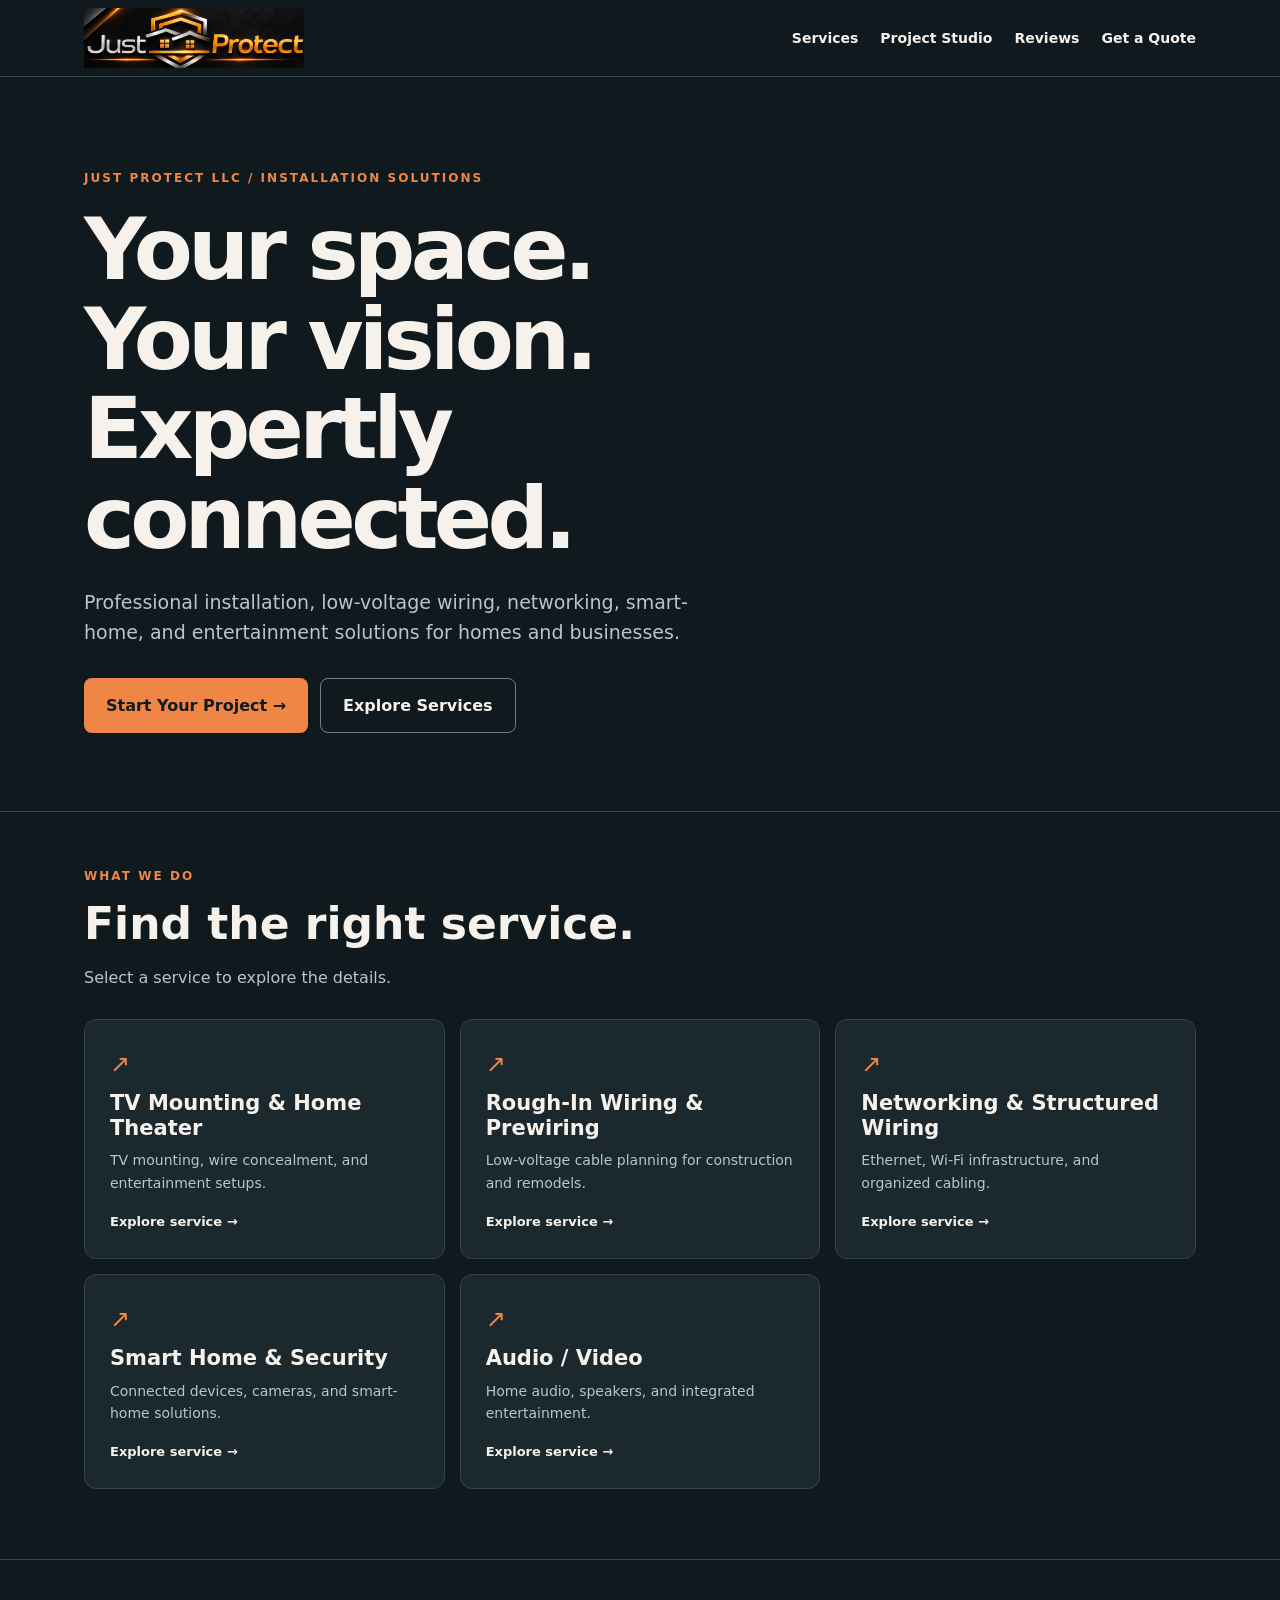
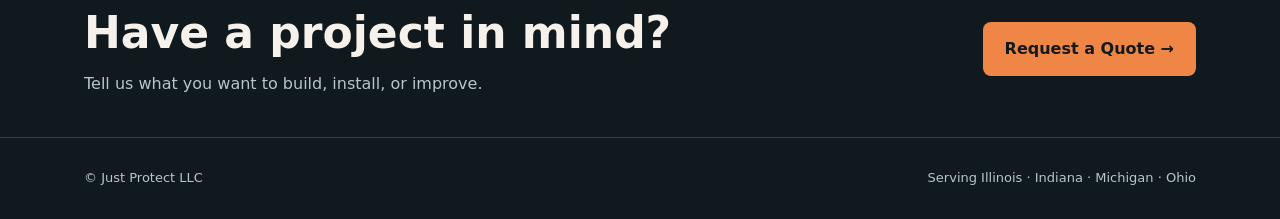
<file: index.html>
<!doctype html>
<html lang="en">
<head>
<meta charset="utf-8">
<meta name="viewport" content="width=device-width,initial-scale=1">
<meta name="description" content="Just Protect LLC provides professional TV mounting, rough-in wiring, networking, smart home, and audio/video solutions.">
<title>Just Protect LLC | Professional Installation Solutions</title>
<style>
:root{
  color-scheme:dark;
  --bg:#10191e;
  --panel:#1b292f;
  --line:#344249;
  --text:#f6f2eb;
  --muted:#b9c5c9;
  --accent:#ef8645;
}
*{box-sizing:border-box}
html{scroll-behavior:smooth}
body{
  margin:0;background:var(--bg);color:var(--text);
  font:16px/1.6 system-ui,-apple-system,Arial,sans-serif
}
a{color:inherit}
.wrap{max-width:1160px;margin:auto;padding:0 24px}
header{border-bottom:1px solid var(--line)}
.nav{
  min-height:76px;display:flex;align-items:center;
  justify-content:space-between;gap:20px;flex-wrap:wrap
}
.brand{
  text-decoration:none;font-size:18px;font-weight:900;
  letter-spacing:.1em
}
nav{display:flex;gap:22px;align-items:center;flex-wrap:wrap}
nav a{text-decoration:none;font-size:14px;font-weight:650}
nav a:hover,.service-card:hover .learn{color:var(--accent)}
.button{
  display:inline-flex;align-items:center;justify-content:center;
  background:var(--accent);color:#131a1d;text-decoration:none;
  font-weight:850;padding:14px 22px;border-radius:8px
}
.button.alt{
  color:var(--text);background:transparent;
  border:1px solid #718087
}
.hero{padding:92px 0 78px}
.eyebrow{
  color:var(--accent);font-size:12px;font-weight:850;
  letter-spacing:.17em;text-transform:uppercase
}
h1{
  font-size:clamp(43px,7vw,86px);
  line-height:1.04;letter-spacing:-.055em;
  max-width:850px;margin:17px 0 24px
}
.hero p{font-size:19px;color:var(--muted);max-width:620px}
.actions{display:flex;flex-wrap:wrap;gap:12px;margin-top:30px}
section.services{padding:55px 0 70px;border-top:1px solid var(--line)}
h2{font-size:clamp(29px,4vw,44px);line-height:1.15;margin:12px 0}
.intro{color:var(--muted);margin-bottom:28px}
.cards{
  display:grid;grid-template-columns:repeat(3,minmax(0,1fr));
  gap:15px
}
.service-card{
  min-height:215px;display:flex;flex-direction:column;
  padding:25px;background:var(--panel);
  border:1px solid var(--line);border-radius:12px;
  text-decoration:none;transition:transform .2s,border-color .2s
}
.service-card:hover{
  transform:translateY(-3px);border-color:var(--accent)
}
.service-card h3{font-size:21px;line-height:1.2;margin:8px 0}
.service-card p{color:var(--muted);font-size:14px;margin:0 0 18px}
.card-arrow{color:var(--accent);font-size:24px}
.learn{margin-top:auto;font-weight:800;font-size:13px}
.strip{
  padding:36px 0;border-top:1px solid var(--line);
  border-bottom:1px solid var(--line)
}
.strip-inner{
  display:flex;justify-content:space-between;
  align-items:center;gap:24px;flex-wrap:wrap
}
.strip p{color:var(--muted);margin:5px 0}
footer{padding:30px 0;color:var(--muted);font-size:13px}
footer .wrap{display:flex;justify-content:space-between;gap:20px;flex-wrap:wrap}
:focus-visible{outline:3px solid var(--accent);outline-offset:4px}
@media(max-width:850px){
  .cards{grid-template-columns:repeat(2,minmax(0,1fr))}
  .hero{padding:65px 0}
}
@media(max-width:550px){
  .cards{grid-template-columns:1fr}
  .service-card{min-height:170px}
  nav{gap:12px}
  .nav{padding:18px 0}
  .hero{padding:50px 0}
  .hero p{font-size:16px}
}
@media(prefers-reduced-motion:reduce){
  html{scroll-behavior:auto}
  .service-card{transition:none}
}

/* V107 — Original Just Protect branding */
.jp-brand {
  display:inline-flex;
  align-items:center;
  text-decoration:none;
  flex-shrink:0;
}
.jp-brand img {
  display:block;
  width:clamp(155px,19vw,220px);
  height:auto;
  max-height:68px;
  object-fit:contain;
}
@media(max-width:600px) {
  .jp-brand img {width:165px}
  .nav {gap:14px}
}
</style>
<link rel="icon" type="image/png" href="assets/brand-icon.png">
</head>
<body>
<header>
<div class="wrap nav">
<a class="brand jp-brand" href="index.html"
aria-label="Just Protect LLC — Home">
<img src="assets/brand-wordmark.webp"
alt="Just Protect LLC"
width="220" height="70">
</a>
<nav aria-label="Main navigation">
<a href="#services">Services</a>
<a href="project-studio.html">Project Studio</a>
<a href="reviews.html">Reviews</a>
<a href="start-project.html">Get a Quote</a>
</nav>
</div>
</header>
<main>
<section class="hero">
<div class="wrap">
<div class="eyebrow">Just Protect LLC / Installation Solutions</div>
<h1>Your space.<br>Your vision.<br>Expertly connected.</h1>
<p>Professional installation, low-voltage wiring, networking,
smart-home, and entertainment solutions for homes and businesses.</p>
<div class="actions">
<a class="button" href="start-project.html">Start Your Project →</a>
<a class="button alt" href="#services">Explore Services</a>
</div>
</div>
</section>
<section class="services" id="services">
<div class="wrap">
<div class="eyebrow">What we do</div>
<h2>Find the right service.</h2>
<p class="intro">Select a service to explore the details.</p>
<div class="cards">
<a class="service-card" href="services/tv-mounting.html"><span class="card-arrow" aria-hidden="true">↗</span><h3>TV Mounting &amp; Home Theater</h3><p>TV mounting, wire concealment, and entertainment setups.</p><span class="learn">Explore service →</span></a>
<a class="service-card" href="services/rough-in-wiring.html"><span class="card-arrow" aria-hidden="true">↗</span><h3>Rough-In Wiring &amp; Prewiring</h3><p>Low-voltage cable planning for construction and remodels.</p><span class="learn">Explore service →</span></a>
<a class="service-card" href="services/networking.html"><span class="card-arrow" aria-hidden="true">↗</span><h3>Networking &amp; Structured Wiring</h3><p>Ethernet, Wi-Fi infrastructure, and organized cabling.</p><span class="learn">Explore service →</span></a>
<a class="service-card" href="services/smart-home-security.html"><span class="card-arrow" aria-hidden="true">↗</span><h3>Smart Home &amp; Security</h3><p>Connected devices, cameras, and smart-home solutions.</p><span class="learn">Explore service →</span></a>
<a class="service-card" href="services/audio-video.html"><span class="card-arrow" aria-hidden="true">↗</span><h3>Audio / Video</h3><p>Home audio, speakers, and integrated entertainment.</p><span class="learn">Explore service →</span></a>
</div>
</div>
</section>
<section class="strip">
<div class="wrap strip-inner">
<div>
<h2>Have a project in mind?</h2>
<p>Tell us what you want to build, install, or improve.</p>
</div>
<a class="button" href="start-project.html">Request a Quote →</a>
</div>
</section>
</main>
<footer>
<div class="wrap">
<span>© Just Protect LLC</span>
<span>Serving Illinois · Indiana · Michigan · Ohio</span>
</div>
</footer>
</body>
</html>
</file>
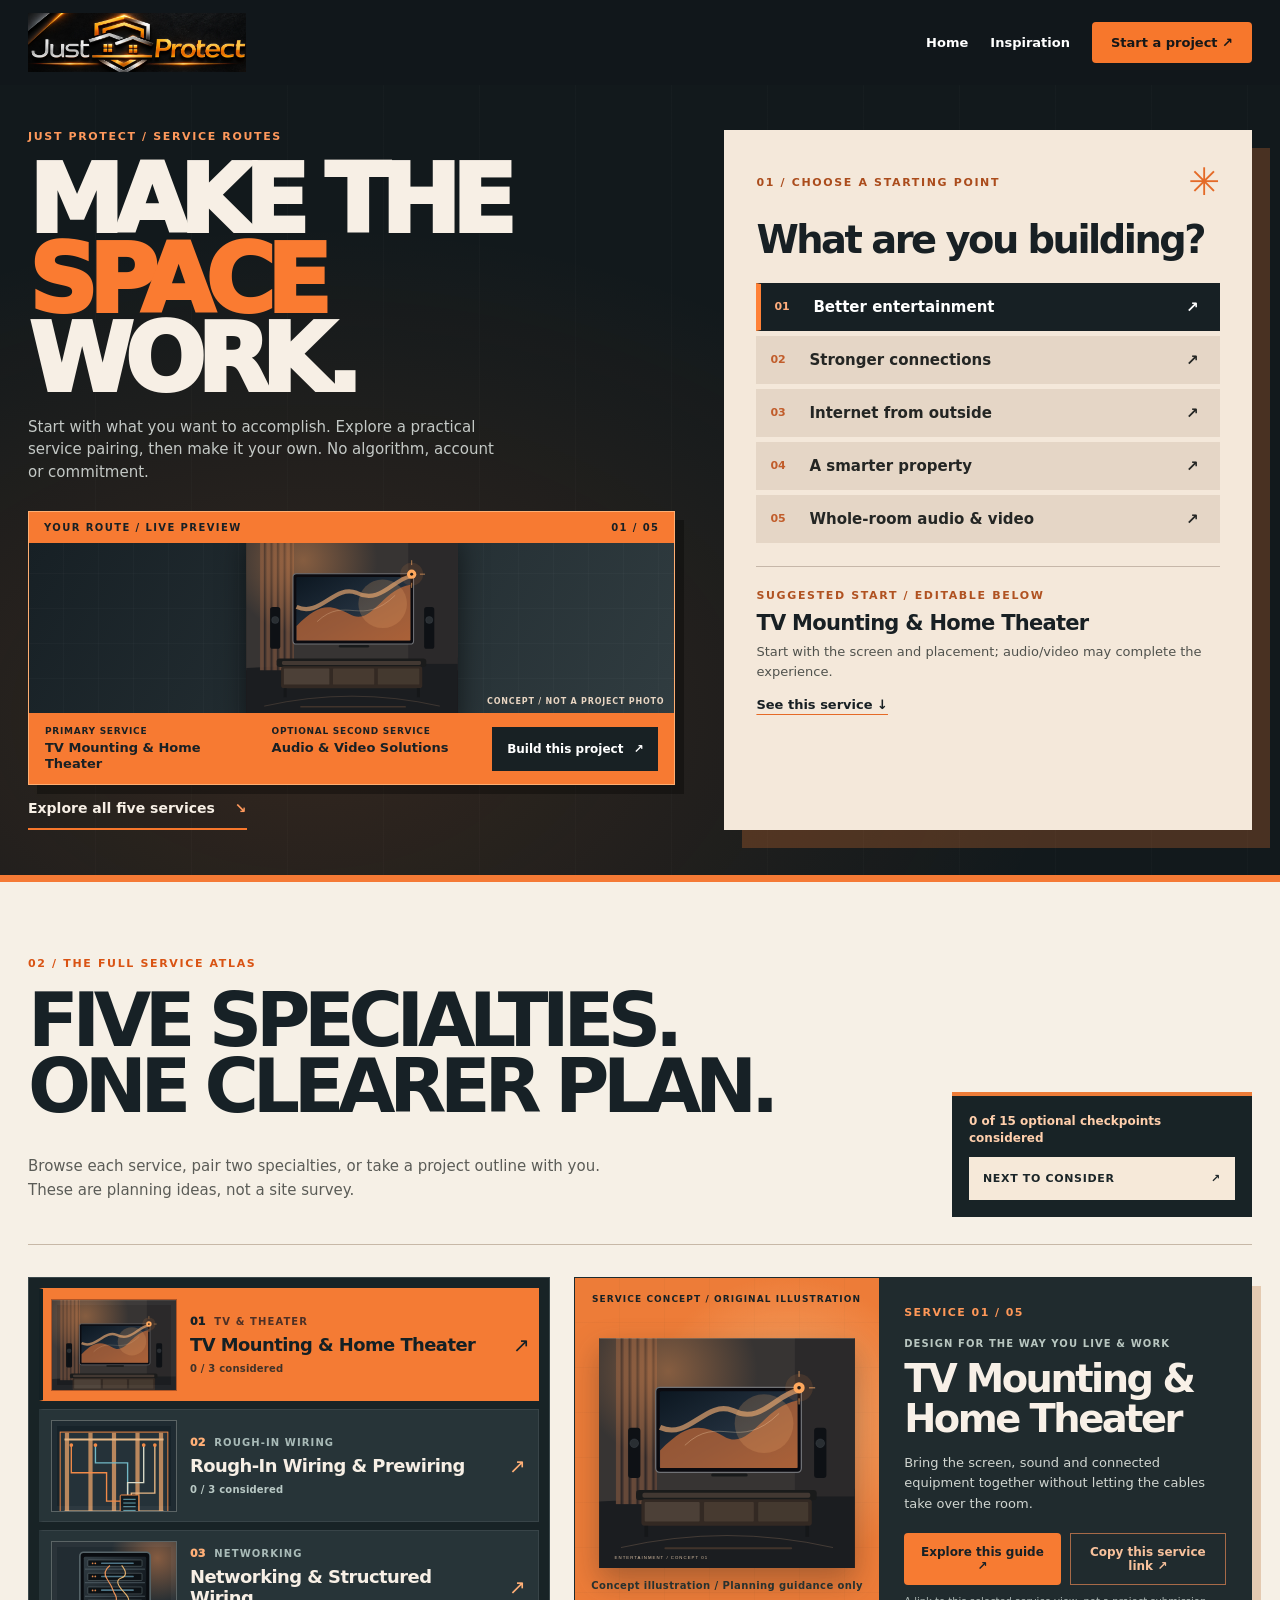
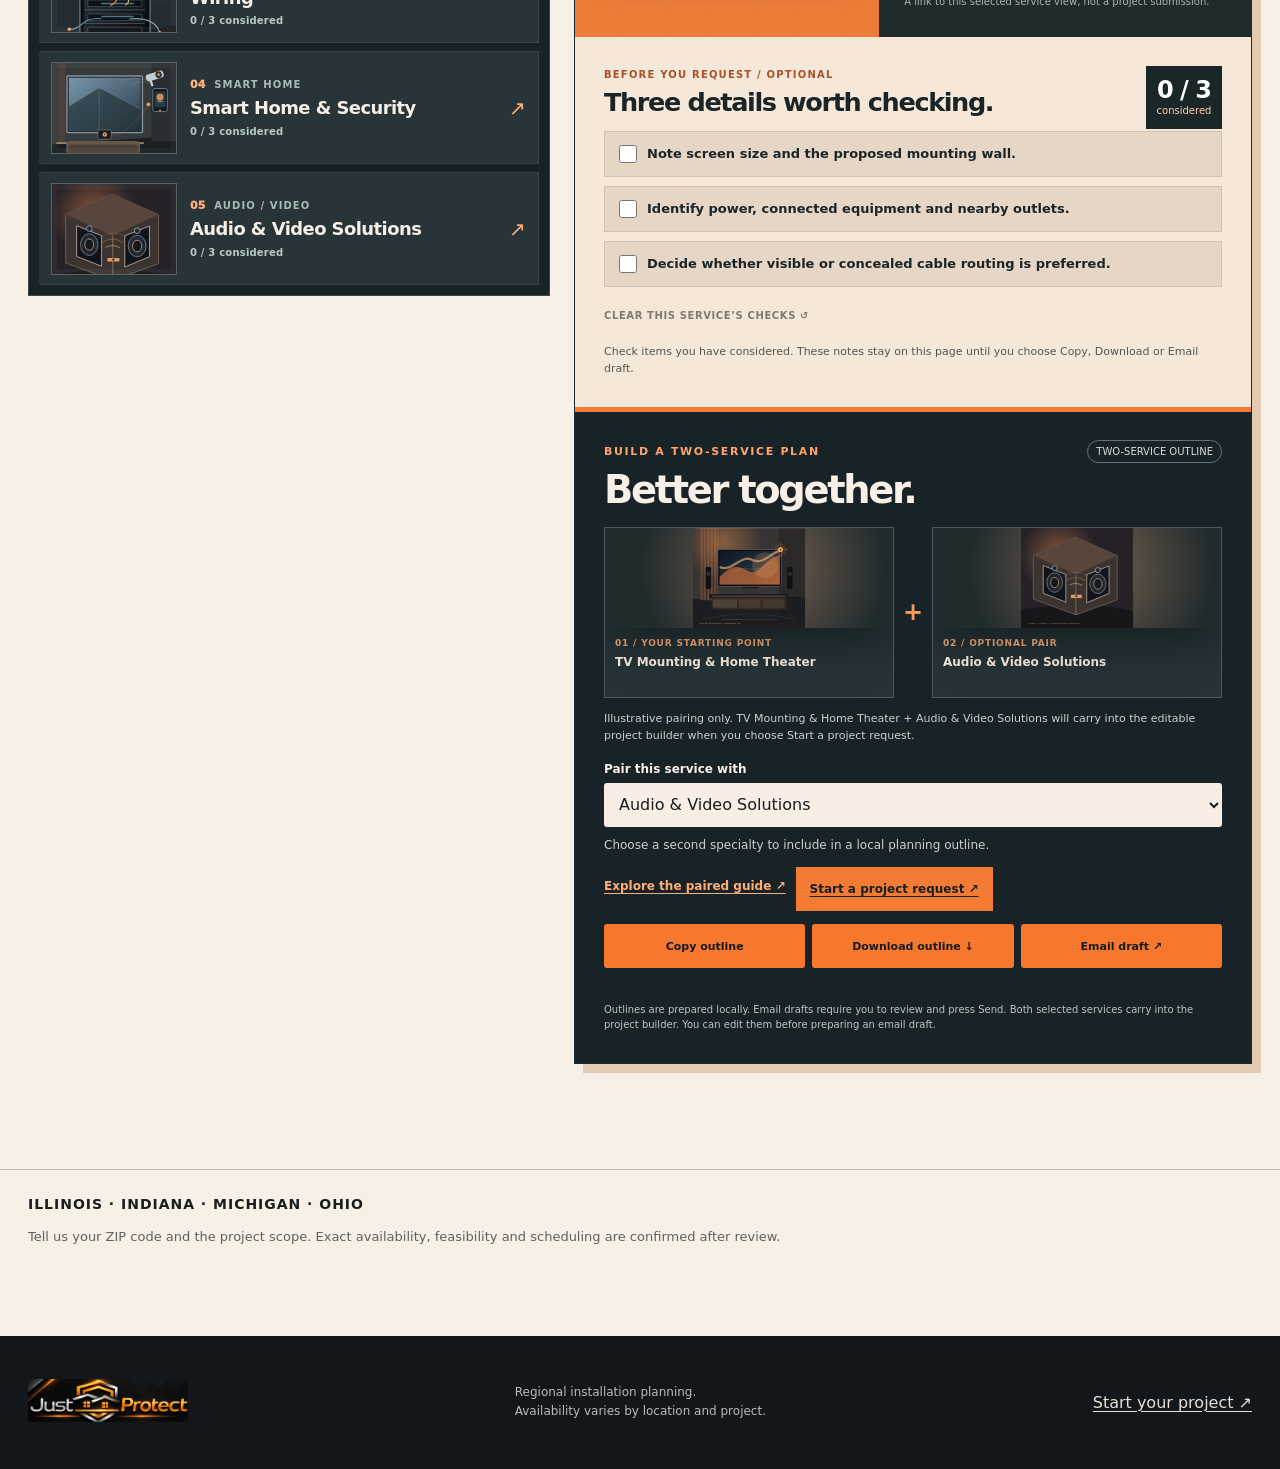
<file: services/index.html>
<!DOCTYPE html>

<html lang="en"><head><meta charset="utf-8"/><meta content="width=device-width,initial-scale=1" name="viewport"/><meta content="#11171b" name="theme-color"/><meta content="Explore five Just Protect installation guides for TV mounting, Rough-In Wiring, networking, smart home and audio/video across Illinois, Indiana, Michigan and Ohio." name="description"/><link href="../assets/brand-icon.png" rel="icon" type="image/png"/><link href="../assets/guide-v46.css" rel="stylesheet"/><link href="../assets/atlas-v46.css" rel="stylesheet"/><title>Explore Installation Services | Just Protect</title><link href="../assets/atlas-v47.css" rel="stylesheet"/><link href="../assets/atlas-v48.css" rel="stylesheet"/><link href="../assets/atlas-v58.css" rel="stylesheet"/></head><body><a class="skip" href="#main">Skip to services</a><header class="mast"><div class="wrap"><a aria-label="Just Protect homepage" class="brand" href="../index.html#home"><img alt="Just Protect metallic silver and orange logo" height="440" src="../assets/brand-wordmark.webp" width="1625"/></a><nav aria-label="Service index navigation" class="navlinks"><a href="../index.html">Home</a><a href="../index.html#inspiration">Inspiration</a><a class="navcta" href="../index.html#contact">Start a project ↗</a></nav></div></header><main id="main"><section aria-labelledby="atlas-main-title" class="atlas-hero atlas-hero47"><div class="wrap atlas-hero-grid"><div class="atlas-hero-story"><span class="tag">JUST PROTECT / SERVICE ROUTES</span><h1 id="atlas-main-title">MAKE THE<br/><em>SPACE</em><br/>WORK.</h1><p>Start with what you want to accomplish. Explore a practical service pairing, then make it your own. No algorithm, account or commitment.</p><div aria-label="Live illustrated project route" class="v48-route-card">
<div class="v48-route-top"><span>YOUR ROUTE / LIVE PREVIEW</span><span id="v48-route-count">01 / 05</span></div>
<div class="v48-route-image"><img alt="Illustrated TV and theater installation concept, not a customer project photograph" height="500" id="v48-route-image" src="../assets/scene-entertainment.svg" width="800"/><span class="v48-art-label">CONCEPT / NOT A PROJECT PHOTO</span></div>
<div class="v48-route-bottom"><div class="v48-route-picks"><div><small>PRIMARY SERVICE</small><strong id="v48-route-primary">TV Mounting &amp; Home Theater</strong></div><div><small>OPTIONAL SECOND SERVICE</small><strong id="v48-route-secondary">Audio &amp; Video Solutions</strong></div></div><a class="v48-route-start" href="../index.html?services=tv-mounting,audio-video#contact" id="v48-route-start">Build this project <span aria-hidden="true">↗</span></a></div>
</div><a class="hero47-down" href="#atlas-explore">Explore all five services <span aria-hidden="true">↘</span></a></div><div aria-labelledby="atlas-goal-heading" class="atlas-goal-card"><div class="goal-top"><span class="tag">01 / CHOOSE A STARTING POINT</span><span aria-hidden="true" class="goal-icon">✳</span></div><h2 id="atlas-goal-heading">What are you building?</h2><div aria-label="Project goal" class="atlas-goals" role="group"><button aria-pressed="true" class="atlas-goal" data-goal="cinema" type="button"><span class="goal-index">01</span><span>Better entertainment</span><span aria-hidden="true">↗</span></button><button aria-pressed="false" class="atlas-goal" data-goal="coverage" type="button"><span class="goal-index">02</span><span>Stronger connections</span><span aria-hidden="true">↗</span></button><button aria-pressed="false" class="atlas-goal" data-goal="internet" type="button"><span class="goal-index">03</span><span>Internet from outside</span><span aria-hidden="true">↗</span></button><button aria-pressed="false" class="atlas-goal" data-goal="smart" type="button"><span class="goal-index">04</span><span>A smarter property</span><span aria-hidden="true">↗</span></button><button aria-pressed="false" class="atlas-goal" data-goal="av" type="button"><span class="goal-index">05</span><span>Whole-room audio &amp; video</span><span aria-hidden="true">↗</span></button></div><div aria-live="polite" class="goal-result"><span class="tag">SUGGESTED START / EDITABLE BELOW</span><strong id="goal-primary">TV Mounting &amp; Home Theater</strong><p id="goal-reason">Start with the screen and placement; audio/video may complete the experience.</p><a class="goal-explore" href="#atlas-explore">See this service ↓</a></div></div></div></section><section aria-label="Explore services" class="atlas wrap" id="atlas-explore"><div class="atlas-intro"><span class="tag accent">02 / THE FULL SERVICE ATLAS</span><h2>FIVE SPECIALTIES.<br/>ONE CLEARER PLAN.</h2><p>Browse each service, pair two specialties, or take a project outline with you. These are planning ideas, not a site survey.</p><div class="v73-atlas-toolbar"><span class="v73-atlas-progress" id="v73-overall" aria-live="polite">0 of 15 optional checkpoints considered</span><button type="button" id="v73-next-open">NEXT TO CONSIDER <span aria-hidden="true">↗</span></button></div></div><div aria-label="Select installation service" aria-orientation="vertical" class="atlas-list" role="tablist"><button aria-controls="atlas-panel" aria-selected="true" class="atlas-item" id="atlas-tab-tv" role="tab" tabindex="0" type="button"><span class="v73-card-art" aria-hidden="true"><img src="../assets/scene-entertainment.svg" alt="" width="800" height="500" loading="lazy" decoding="async"/></span><span class="v73-card-info"><span class="v73-card-top"><span class="num">01</span><span class="v73-card-category">TV & THEATER</span></span><span class="name">TV Mounting &amp; Home Theater</span><span class="v73-card-progress" aria-hidden="true">0 / 3 considered</span></span><span aria-hidden="true" class="arrow">↗</span></button><button aria-controls="atlas-panel" aria-selected="false" class="atlas-item" id="atlas-tab-roughin" role="tab" tabindex="-1" type="button"><span class="v73-card-art" aria-hidden="true"><img src="../assets/scene-rough-in.svg" alt="" width="800" height="500" loading="lazy" decoding="async"/></span><span class="v73-card-info"><span class="v73-card-top"><span class="num">02</span><span class="v73-card-category">ROUGH-IN WIRING</span></span><span class="name">Rough-In Wiring & Prewiring</span><span class="v73-card-progress" aria-hidden="true">0 / 3 considered</span></span><span aria-hidden="true" class="arrow">↗</span></button><button aria-controls="atlas-panel" aria-selected="false" class="atlas-item" id="atlas-tab-network" role="tab" tabindex="-1" type="button"><span class="v73-card-art" aria-hidden="true"><img src="../assets/scene-network.svg" alt="" width="800" height="500" loading="lazy" decoding="async"/></span><span class="v73-card-info"><span class="v73-card-top"><span class="num">03</span><span class="v73-card-category">NETWORKING</span></span><span class="name">Networking &amp; Structured Wiring</span><span class="v73-card-progress" aria-hidden="true">0 / 3 considered</span></span><span aria-hidden="true" class="arrow">↗</span></button><button aria-controls="atlas-panel" aria-selected="false" class="atlas-item" id="atlas-tab-smart" role="tab" tabindex="-1" type="button"><span class="v73-card-art" aria-hidden="true"><img src="../assets/scene-smart.svg" alt="" width="800" height="500" loading="lazy" decoding="async"/></span><span class="v73-card-info"><span class="v73-card-top"><span class="num">04</span><span class="v73-card-category">SMART HOME</span></span><span class="name">Smart Home &amp; Security</span><span class="v73-card-progress" aria-hidden="true">0 / 3 considered</span></span><span aria-hidden="true" class="arrow">↗</span></button><button aria-controls="atlas-panel" aria-selected="false" class="atlas-item" id="atlas-tab-audio" role="tab" tabindex="-1" type="button"><span class="v73-card-art" aria-hidden="true"><img src="../assets/scene-audio.svg" alt="" width="800" height="500" loading="lazy" decoding="async"/></span><span class="v73-card-info"><span class="v73-card-top"><span class="num">05</span><span class="v73-card-category">AUDIO / VIDEO</span></span><span class="name">Audio &amp; Video Solutions</span><span class="v73-card-progress" aria-hidden="true">0 / 3 considered</span></span><span aria-hidden="true" class="arrow">↗</span></button></div><article aria-labelledby="atlas-tab-tv" class="atlas-preview" id="atlas-panel" role="tabpanel" tabindex="0"><div aria-label="Selected service illustration and overview" class="v58-feature"><div class="v58-visual"><div class="v58-visual-top">SERVICE CONCEPT / ORIGINAL ILLUSTRATION</div><img alt="Illustrated TV and theater installation concept, not a customer project photograph" height="500" id="atlas-image" src="../assets/scene-entertainment.svg" width="800"/><span class="small">Concept illustration / Planning guidance only</span></div><div class="v58-copy"><span class="tag" id="atlas-number">SERVICE 01 / 05</span><div class="v58-kicker">DESIGN FOR THE WAY YOU LIVE &amp; WORK</div><h2 id="atlas-title">TV Mounting &amp; Home Theater</h2><p id="atlas-description">Bring the screen, sound and connected equipment together without letting the cables take over the room.</p><div class="v58-quick"><a class="action" href="tv-mounting.html" id="atlas-link">Explore this guide ↗</a><button aria-describedby="v58-share-help" id="v58-share" type="button">Copy this service link ↗</button></div><span class="v58-share-help" id="v58-share-help">A link to this selected service view, not a project submission.</span></div></div><div aria-labelledby="v58-prep-title" class="v58-prep"><div class="v58-prep-head"><div><span class="v58-prep-label">BEFORE YOU REQUEST / OPTIONAL</span><h3 id="v58-prep-title">Three details worth checking.</h3></div><div aria-live="polite" class="v58-progress"><strong id="v58-prep-count">0 / 3</strong><span>considered</span></div></div><div aria-label="Optional service preparation questions" class="v58-questions" id="v58-questions" role="group"></div><button class="v73-reset" type="button" id="v73-reset" aria-label="Clear considered checkpoints for the current service">CLEAR THIS SERVICE’S CHECKS <span aria-hidden="true">↺</span></button><p class="v58-prep-note" id="v58-prep-note">Check items you have considered. These notes stay on this page until you choose Copy, Download or Email draft.</p><p aria-live="polite" class="v58-share-status" id="v58-share-status" role="status"></p></div><div aria-labelledby="atlas-pair-title" class="atlas-pair"><div class="atlas-pair-heading"><span class="tag">BUILD A TWO-SERVICE PLAN</span><span class="pair-badge" id="atlas-pair-badge">OPTIONAL</span></div><h3 id="atlas-pair-title">Better together.</h3><div class="v73-pair-visual" aria-label="Current illustrative service pairing"><div class="v73-pair-card" id="v73-pair-primary"><img id="v73-pair-primary-image" src="../assets/scene-entertainment.svg" alt="" width="800" height="500" loading="lazy"/><div><small>01 / YOUR STARTING POINT</small><strong id="v73-pair-primary-label">TV Mounting &amp; Home Theater</strong></div></div><span class="v73-pair-plus" aria-hidden="true">+</span><div class="v73-pair-card" id="v73-pair-secondary"><img id="v73-pair-secondary-image" src="../assets/scene-audio.svg" alt="" width="800" height="500" loading="lazy"/><div><small>02 / OPTIONAL PAIR</small><strong id="v73-pair-secondary-label">Audio &amp; Video Solutions</strong></div></div></div><p class="v73-pair-caption" id="v73-pair-caption" aria-live="polite">Two illustrative service ideas. Edit the pairing below.</p><label for="atlas-partner">Pair this service with</label><select aria-describedby="atlas-partner-help" id="atlas-partner"><option value="">No additional service</option></select><p id="atlas-partner-help">Choose a second specialty to include in a local planning outline.</p><div class="atlas-pair-links"><a href="audio-video.html" id="atlas-partner-link">Explore the paired guide ↗</a><a href="../index.html?service=TV%20Mounting%20%26%20Home%20Theater#contact" id="atlas-request">Start a project request ↗</a></div><div class="atlas-pair-actions"><button id="atlas-copy" type="button">Copy outline</button><button id="atlas-download" type="button">Download outline ↓</button><button id="atlas-email" type="button">Email draft ↗</button></div><p aria-live="polite" class="atlas-pair-status" id="atlas-pair-status" role="status"></p><small>Outlines are prepared locally. Email drafts require you to review and press Send. Both selected services carry into the project builder. You can edit them before preparing an email draft.</small></div></article><noscript><div class="atlas-noscript"><a href="tv-mounting.html">TV Mounting &amp; Home Theater</a><a href="rough-in-wiring.html">Rough-In Wiring & Prewiring</a><a href="networking.html">Networking &amp; Structured Wiring</a><a href="smart-home-security.html">Smart Home &amp; Security</a><a href="audio-video.html">Audio &amp; Video Solutions</a></div></noscript></section><section class="atlas-states"><div class="wrap"><strong>ILLINOIS · INDIANA · MICHIGAN · OHIO</strong><p>Tell us your ZIP code and the project scope. Exact availability, feasibility and scheduling are confirmed after review.</p></div></section></main><footer class="foot"><div class="wrap"><a aria-label="Just Protect homepage" href="../index.html"><img alt="Just Protect" src="../assets/brand-wordmark.webp"/></a><p>Regional installation planning.<br/>Availability varies by location and project.</p><a href="../index.html#contact">Start your project ↗</a></div></footer><script id="atlas-data" type="application/json">[{"name": "TV Mounting & Home Theater", "scene": "scene-entertainment.svg", "deck": "Bring the screen, sound and connected equipment together without letting the cables take over the room.", "slug": "tv-mounting", "num": "01"}, {"name": "Rough-In Wiring & Prewiring", "scene": "scene-rough-in.svg", "deck": "Plan the exterior equipment, weather-exposed cable route and indoor network as one thoughtful installation.", "slug": "roughin", "num": "02"}, {"name": "Networking & Structured Wiring", "scene": "scene-network.svg", "deck": "Build an organized foundation for connected rooms, wired devices and equipment that stays manageable.", "slug": "networking", "num": "03"}, {"name": "Smart Home & Security", "scene": "scene-smart.svg", "deck": "Bring compatible connected devices into a setup that works with the way you actually use your property.", "slug": "smart-home-security", "num": "04"}, {"name": "Audio & Video Solutions", "scene": "scene-audio.svg", "deck": "Plan the equipment, speaker positions and control experience around the room\u2014not the other way around.", "slug": "audio-video", "num": "05"}]</script><script defer="" src="../assets/atlas-v46.js"></script><script defer="" src="../assets/atlas-v47.js"></script><script defer="" src="../assets/atlas-v48.js"></script><script defer="" src="../assets/atlas-v58.js"></script><link rel="stylesheet" href="../assets/atlas-v73.css"/><script defer="" src="../assets/atlas-v73.js"></script></body></html>
</file>
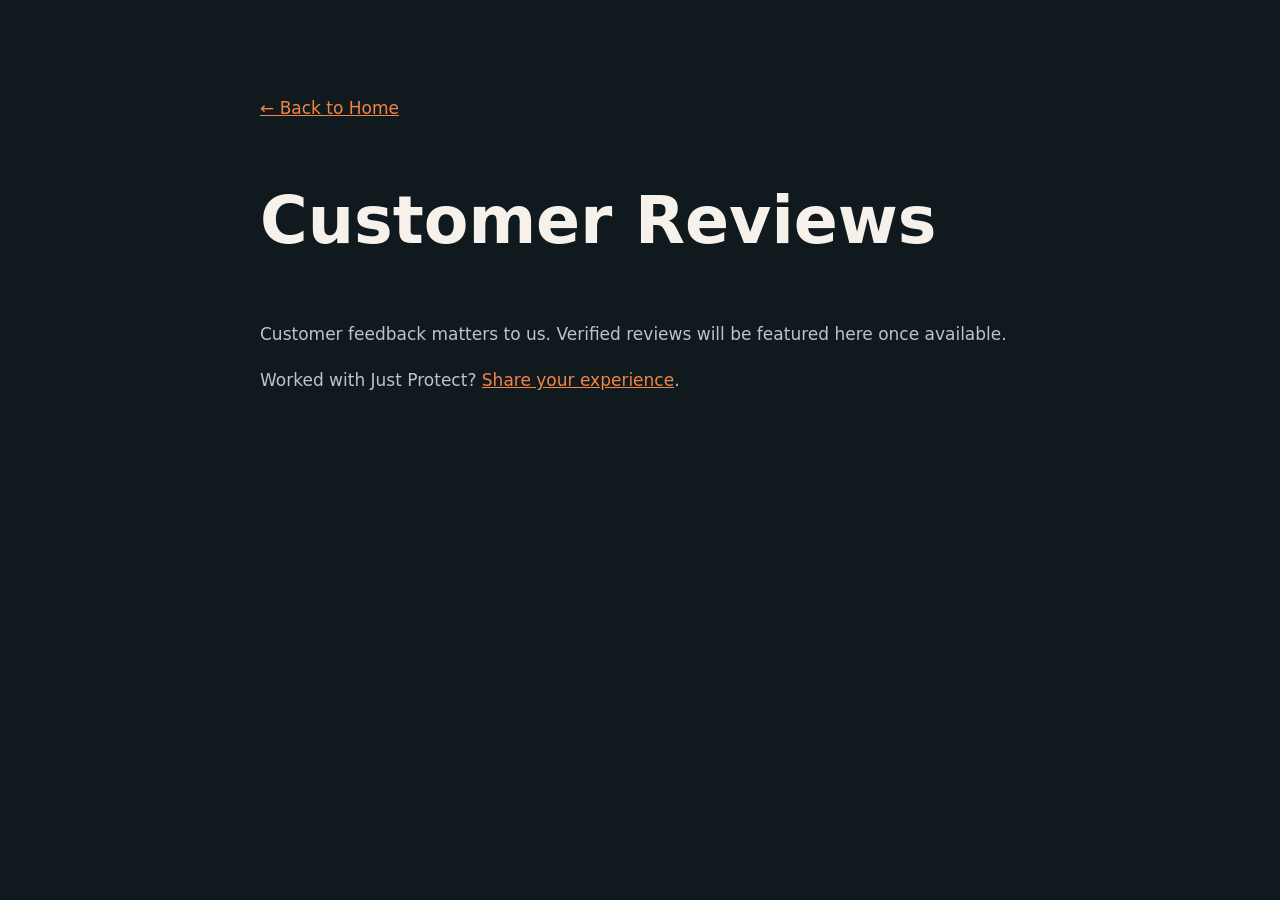
<file: reviews.html>
<!doctype html><html lang="en"><head>
<meta charset="utf-8">
<meta name="viewport" content="width=device-width,initial-scale=1">
<title>Customer Reviews | Just Protect LLC</title>
<style>
body{margin:0;background:#10191e;color:#f6f2eb;
font:17px/1.7 system-ui,Arial,sans-serif}
main{max-width:760px;margin:70px auto;padding:24px}
a{color:#ef8645}h1{font-size:clamp(36px,6vw,65px)}
p{color:#b9c5c9}
</style><link rel="icon" type="image/png" href="assets/brand-icon.png">
</head><body><main>
<a href="index.html">← Back to Home</a>
<h1>Customer Reviews</h1>
<p>Customer feedback matters to us. Verified reviews will be
featured here once available.</p>
<p>Worked with Just Protect?
<a href="mailto:owners@justprotectllc.com?subject=Customer%20Feedback">
Share your experience</a>.</p>
</main></body></html>
</file>
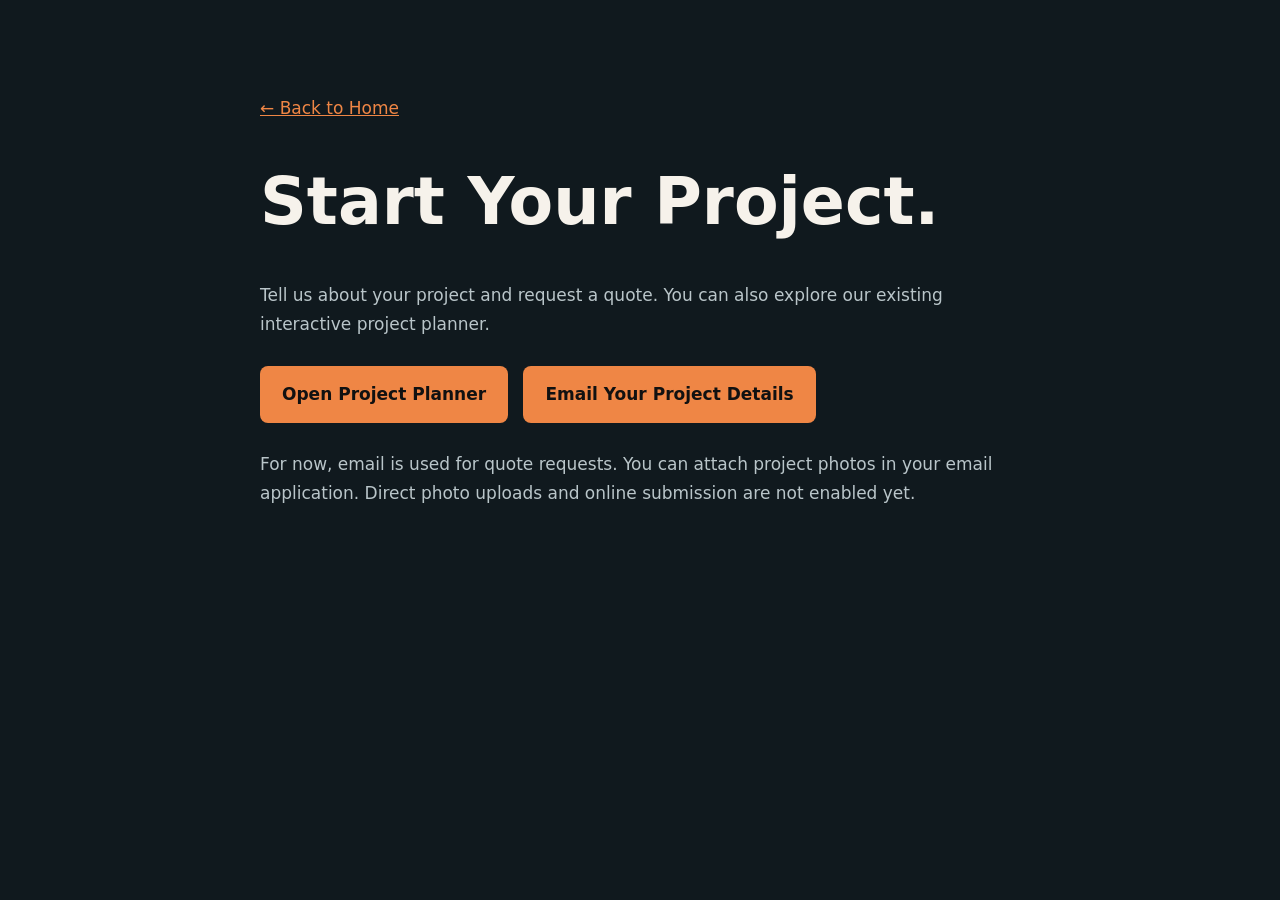
<file: start-project.html>
<!doctype html><html lang="en"><head>
<meta charset="utf-8">
<meta name="viewport" content="width=device-width,initial-scale=1">
<title>Start Your Project | Just Protect LLC</title>
<style>
body{margin:0;background:#10191e;color:#f6f2eb;
font:17px/1.7 system-ui,Arial,sans-serif}
main{max-width:760px;margin:70px auto;padding:24px}
a{color:#ef8645}h1{font-size:clamp(36px,6vw,65px);line-height:1.1}
p{color:#b9c5c9}
.button{display:inline-block;background:#ef8645;color:#111;
padding:14px 22px;text-decoration:none;border-radius:8px;
font-weight:800;margin:10px 10px 10px 0}
</style><link rel="icon" type="image/png" href="assets/brand-icon.png">
</head><body><main>
<a href="index.html">← Back to Home</a>
<h1>Start Your Project.</h1>
<p>Tell us about your project and request a quote.
You can also explore our existing interactive project planner.</p>
<a class="button" href="project-studio.html">Open Project Planner</a>
<a class="button" href="mailto:owners@justprotectllc.com?subject=Just%20Protect%20Project%20Quote%20Request">Email Your Project Details</a>
<p>For now, email is used for quote requests. You can attach project
photos in your email application. Direct photo uploads and online
submission are not enabled yet.</p>
</main></body></html>
</file>
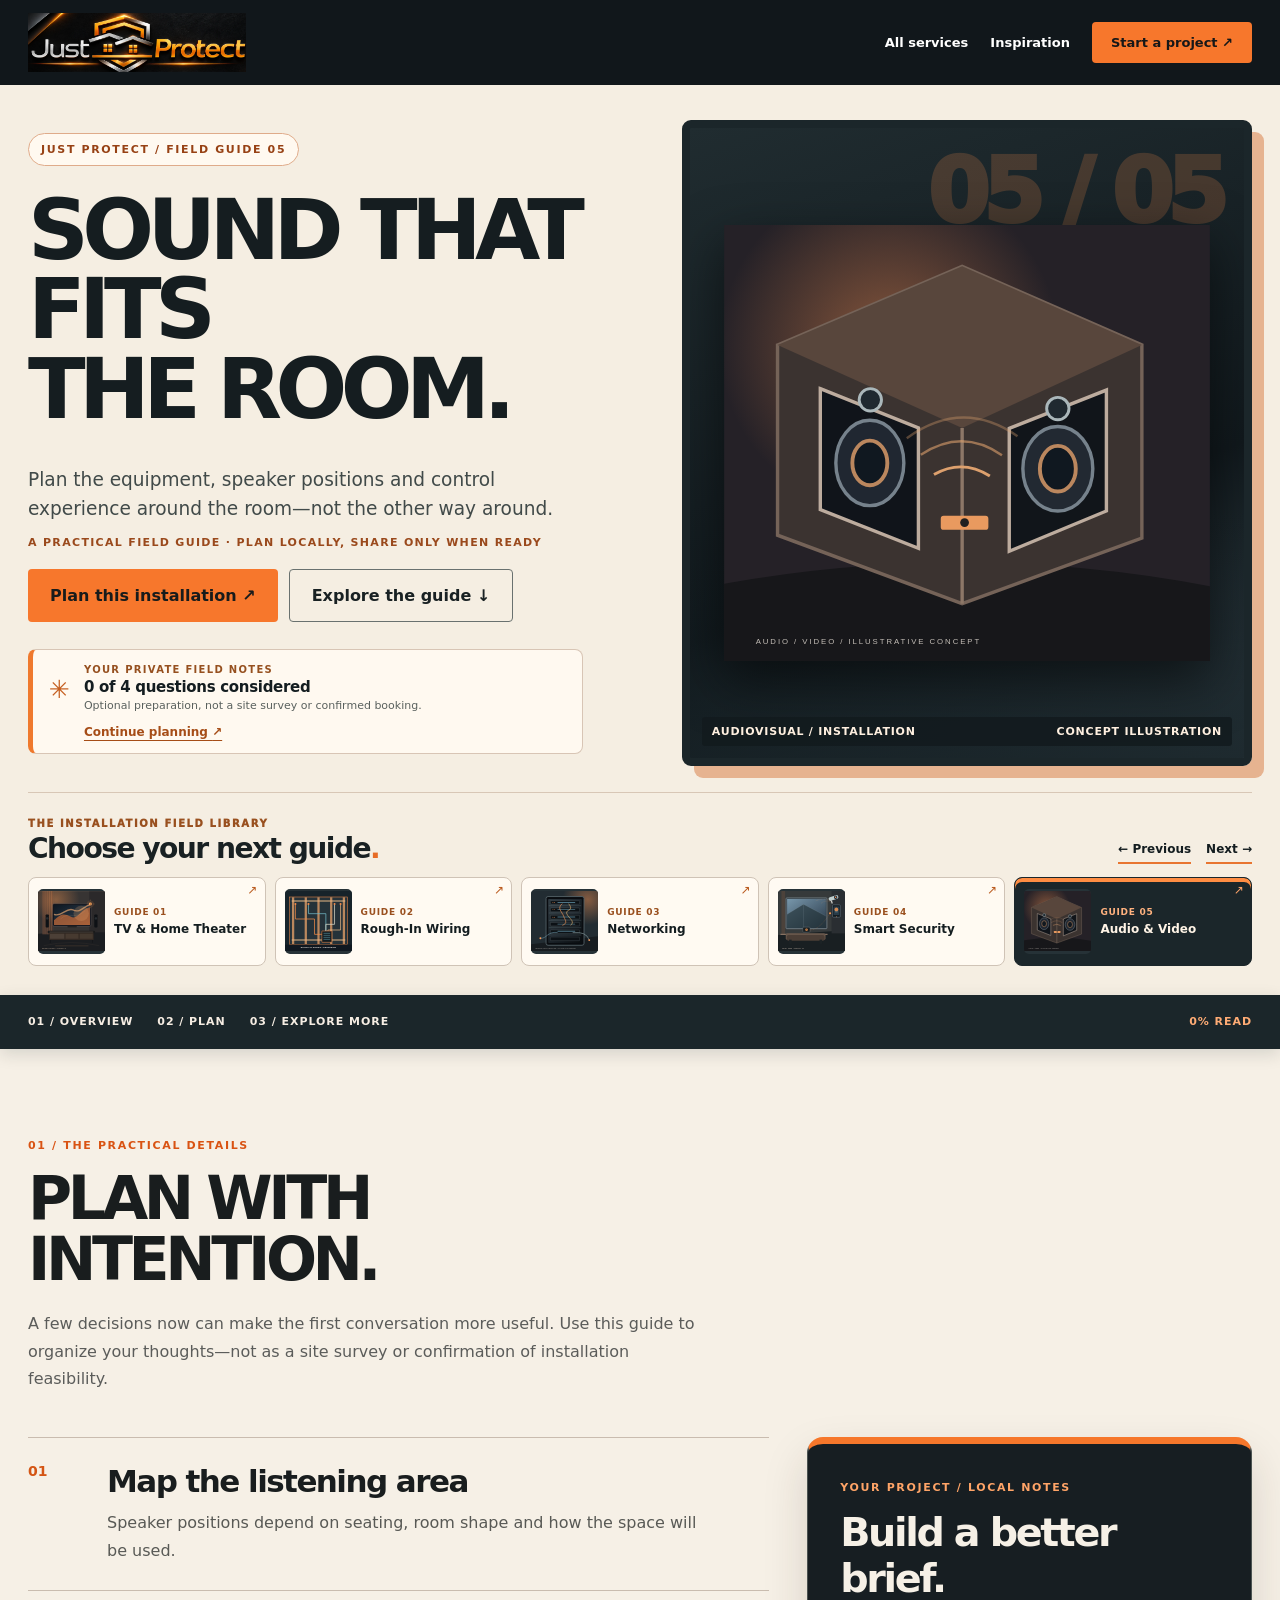
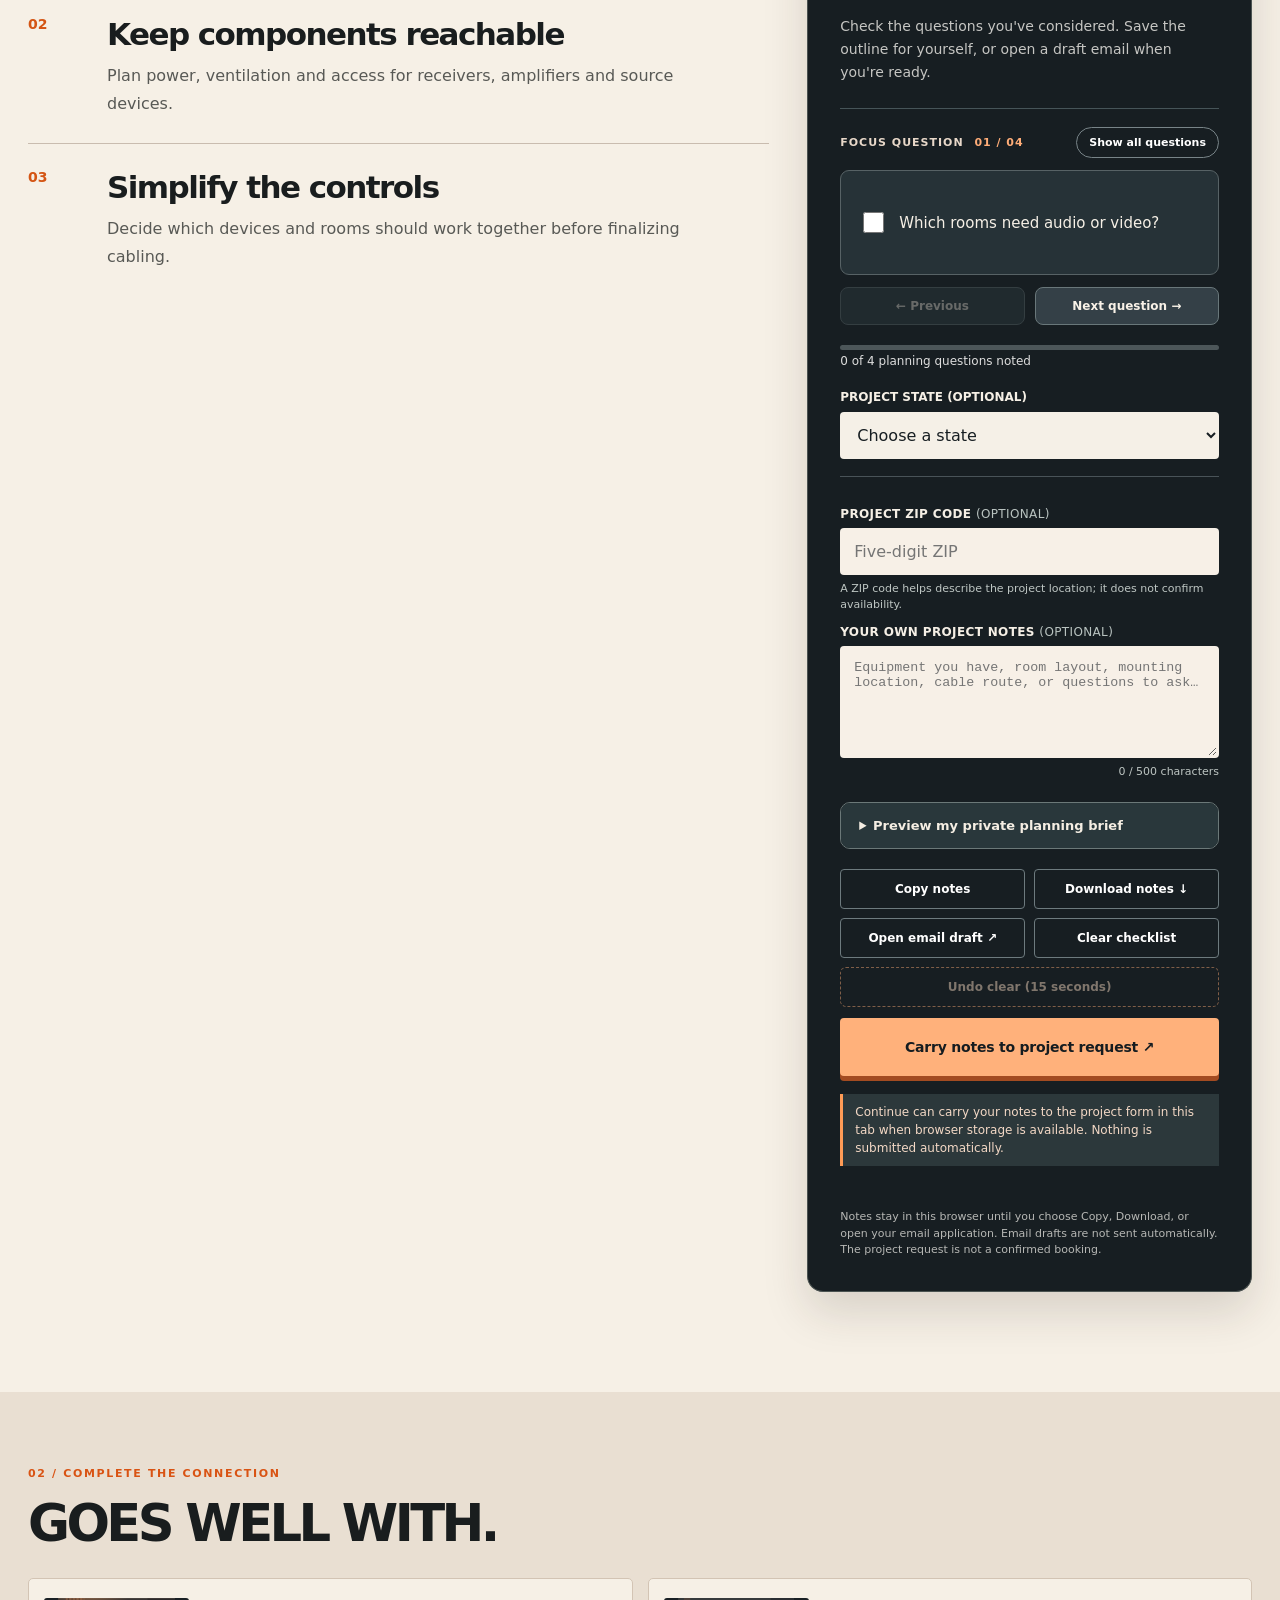
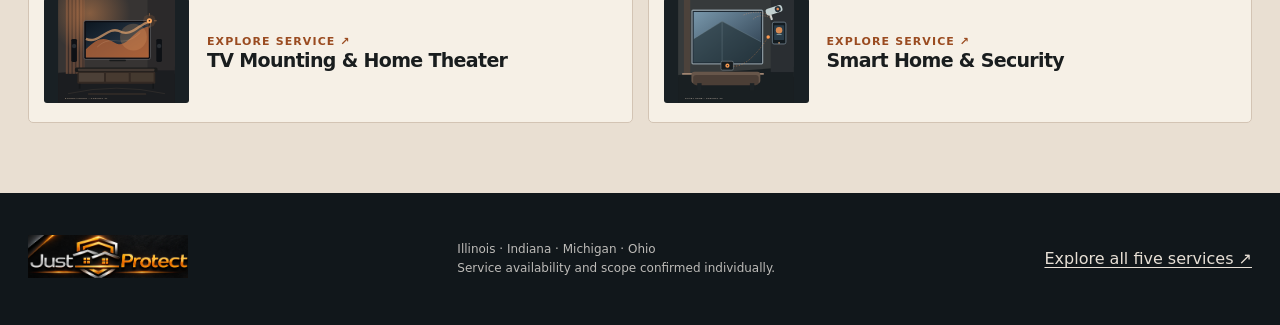
<file: services/audio-video.html>
<!DOCTYPE html>

<html lang="en"><head><meta charset="utf-8"/><meta content="width=device-width,initial-scale=1" name="viewport"/><meta content="#11171b" name="theme-color"/><meta content="Explore Audio &amp; Video Solutions project planning with Just Protect in Illinois, Indiana, Michigan and Ohio. Practical preparation notes and a project request path." name="description"/><link href="../assets/brand-icon.png" rel="icon" type="image/png"/><link href="../assets/guide-v46.css" rel="stylesheet"/><title>Audio &amp; Video Solutions | Just Protect Installation Guide</title><link href="../assets/guide-v47.css" rel="stylesheet"/><link href="../assets/guide-v48.css" rel="stylesheet"/><link href="../assets/guide-v59.css" rel="stylesheet"/><link href="../assets/guide-v74.css" rel="stylesheet"/></head><body data-guide="" data-guide-index="05 / 05" data-name="Audio &amp; Video Solutions" data-slug="audio-video"><a class="skip" href="#main">Skip to content</a><header class="mast"><div class="wrap"><a aria-label="Just Protect homepage" class="brand" href="../index.html#home"><img alt="Just Protect metallic silver and orange logo" height="440" src="../assets/brand-wordmark.webp" width="1625"/></a><nav aria-label="Guide navigation" class="navlinks"><a href="index.html?atlas=audio-video#atlas-explore">All services</a><a href="../index.html#inspiration">Inspiration</a><a class="navcta" href="../index.html?service=Audio%20%26%20Video%20Solutions#contact">Start a project ↗</a></nav></div></header><main id="main"><section aria-labelledby="guide-title" class="hero"><div class="wrap"><div class="hero-copy"><span class="tag accent">JUST PROTECT / FIELD GUIDE 05</span><h1 id="guide-title">SOUND THAT FITS
THE ROOM.</h1><p class="deck">Plan the equipment, speaker positions and control experience around the room—not the other way around.</p><p class="v59-hero-caption">A practical field guide · plan locally, share only when ready</p><div class="hero-actions"><a class="action" href="../index.html?service=Audio%20%26%20Video%20Solutions#contact">Plan this installation ↗</a><a class="action outline" href="#prepare">Explore the guide ↓</a></div><div aria-label="Private planning progress" class="v74-field-pulse"><span aria-hidden="true" class="v74-field-pulse-mark">✳</span><div><span class="v74-field-kicker">YOUR PRIVATE FIELD NOTES</span><strong aria-live="polite" id="v74-hero-readiness">0 of 4 questions considered</strong><small>Optional preparation, not a site survey or confirmed booking.</small></div><a href="#prepare" id="v74-resume">Continue planning <span aria-hidden="true">↗</span></a></div></div><div class="hero-art" data-index="05 / 05"><img alt="Illustrated concept for Audio &amp; Video Solutions; not a photograph of completed work" height="500" src="../assets/scene-audio.svg" width="800"/><div class="art-meta"><span>AUDIOVISUAL / INSTALLATION</span><span>CONCEPT ILLUSTRATION</span></div></div></div><nav aria-label="Browse the five illustrated installation guides" class="v74-route wrap"><div class="v74-route-head"><div><span class="v74-eyebrow">THE INSTALLATION FIELD LIBRARY</span><h2>Choose your next guide<span aria-hidden="true">.</span></h2></div><div class="v74-route-prevnext"><a href="smart-home-security.html">← Previous</a><a href="tv-mounting.html">Next →</a></div></div><div aria-label="Five installation guides; use arrow keys to browse" class="v74-route-cards" role="group"><a aria-label="Guide 01: TV &amp; Home Theater" class="v74-route-card" data-v74-guide="tv-mounting" href="tv-mounting.html"><img alt="" height="100" loading="lazy" src="../assets/scene-entertainment.svg" width="160"/><span class="v74-route-label"><small>GUIDE 01</small><strong>TV &amp; Home Theater</strong></span><span aria-hidden="true" class="v74-route-arrow">↗</span></a><a aria-label="Guide 02: Rough-In Wiring" class="v74-route-card" data-v74-guide="roughin" href="rough-in-wiring.html"><img alt="" height="100" loading="lazy" src="../assets/scene-rough-in.svg" width="160"/><span class="v74-route-label"><small>GUIDE 02</small><strong>Rough-In Wiring</strong></span><span aria-hidden="true" class="v74-route-arrow">↗</span></a><a aria-label="Guide 03: Networking" class="v74-route-card" data-v74-guide="networking" href="networking.html"><img alt="" height="100" loading="lazy" src="../assets/scene-network.svg" width="160"/><span class="v74-route-label"><small>GUIDE 03</small><strong>Networking</strong></span><span aria-hidden="true" class="v74-route-arrow">↗</span></a><a aria-label="Guide 04: Smart Security" class="v74-route-card" data-v74-guide="smart-home-security" href="smart-home-security.html"><img alt="" height="100" loading="lazy" src="../assets/scene-smart.svg" width="160"/><span class="v74-route-label"><small>GUIDE 04</small><strong>Smart Security</strong></span><span aria-hidden="true" class="v74-route-arrow">↗</span></a><a aria-current="page" aria-label="Guide 05: Audio &amp; Video (current page)" class="v74-route-card is-current" data-v74-guide="audio-video" href="audio-video.html"><img alt="" height="100" loading="lazy" src="../assets/scene-audio.svg" width="160"/><span class="v74-route-label"><small>GUIDE 05</small><strong>Audio &amp; Video</strong></span><span aria-hidden="true" class="v74-route-arrow">↗</span></a></div></nav></section><div class="band"><div aria-label="On this page" class="wrap v74-chapter-nav"><a href="#guide-title">01 / Overview</a><a href="#prepare">02 / Plan</a><a href="#related">03 / Explore more</a><span aria-label="Page reading progress" class="v74-chapter-progress" id="v74-chapter-progress">0% READ</span></div><span aria-hidden="true" class="v74-reading-track"></span></div><section class="content wrap" id="prepare"><span class="tag accent">01 / THE PRACTICAL DETAILS</span><h2>PLAN WITH<br/>INTENTION.</h2><p class="content-intro">A few decisions now can make the first conversation more useful. Use this guide to organize your thoughts—not as a site survey or confirmation of installation feasibility.</p><div class="content-grid"><div class="steps"><article class="step"><b>01</b><div><h3>Map the listening area</h3><p>Speaker positions depend on seating, room shape and how the space will be used.</p></div></article><article class="step"><b>02</b><div><h3>Keep components reachable</h3><p>Plan power, ventilation and access for receivers, amplifiers and source devices.</p></div></article><article class="step"><b>03</b><div><h3>Simplify the controls</h3><p>Decide which devices and rooms should work together before finalizing cabling.</p></div></article></div><aside aria-labelledby="planner-title" class="planner"><span class="tag">YOUR PROJECT / LOCAL NOTES</span><h3 id="planner-title">Build a better brief.</h3><p>Check the questions you've considered. Save the outline for yourself, or open a draft email when you're ready.</p><div aria-label="Planning question controls" class="v59-question-nav" role="group"><div class="v59-question-heading"><span>FOCUS QUESTION <strong id="v59-question-position">01 / 04</strong></span><button aria-pressed="false" id="v59-toggle-all" type="button">Show all questions</button></div></div><div class="checklist"><label class="check"><input data-question="Which rooms need audio or video?" type="checkbox"/><span>Which rooms need audio or video?</span></label><label class="check"><input data-question="What speakers and components do you already own?" type="checkbox"/><span>What speakers and components do you already own?</span></label><label class="check"><input data-question="Where should source equipment be stored?" type="checkbox"/><span>Where should source equipment be stored?</span></label><label class="check"><input data-question="Do you want one-room or multi-room control?" type="checkbox"/><span>Do you want one-room or multi-room control?</span></label></div><div class="v59-question-actions"><button id="v59-question-prev" type="button">← Previous</button><button id="v59-question-next" type="button">Next question →</button></div><div aria-hidden="true" class="progress"><span id="guide-progress"></span></div><div class="progress-label" id="guide-count" role="status">0 of 4 planning questions noted</div><label class="state-label" for="guide-state">PROJECT STATE (OPTIONAL)</label><select id="guide-state"><option value="">Choose a state</option><option>Illinois</option><option>Indiana</option><option>Michigan</option><option>Ohio</option></select><div class="guide47-details"><label for="guide-zip">PROJECT ZIP CODE <span>(OPTIONAL)</span></label><input autocomplete="postal-code" id="guide-zip" inputmode="numeric" maxlength="5" pattern="[0-9]{5}" placeholder="Five-digit ZIP" type="text"/><p class="zip-help" id="guide-zip-help">A ZIP code helps describe the project location; it does not confirm availability.</p><label for="guide-notes">YOUR OWN PROJECT NOTES <span>(OPTIONAL)</span></label><textarea id="guide-notes" maxlength="500" placeholder="Equipment you have, room layout, mounting location, cable route, or questions to ask…" rows="4"></textarea><p class="note-counter"><span id="guide-note-count">0</span> / 500 characters</p></div><details class="v59-preview"><summary>Preview my private planning brief</summary><p>This preview stays on this page until you choose to copy, download or open an email draft.</p><pre aria-label="Current project notes preview" id="v59-outline"></pre></details><div class="planner-actions"><button id="guide-copy" type="button">Copy notes</button><button id="guide-download" type="button">Download notes ↓</button><button id="guide-email" type="button">Open email draft ↗</button><button id="guide-reset" type="button">Clear checklist</button></div><button class="v59-undo-reset" disabled="disabled" id="v59-undo-reset" type="button">Undo clear (15 seconds)</button><a class="action" data-v48-guide-handoff="true" href="../index.html?service=Audio%20%26%20Video%20Solutions#contact">Carry notes to project request ↗</a><div class="v48-guide-privacy">Continue can carry your notes to the project form in this tab when browser storage is available. Nothing is submitted automatically.</div><div aria-live="polite" class="status" id="guide-status" role="status"></div><small>Notes stay in this browser until you choose Copy, Download, or open your email application. Email drafts are not sent automatically. The project request is not a confirmed booking.</small></aside></div></section><section class="related" id="related"><div class="wrap"><span class="tag accent">02 / COMPLETE THE CONNECTION</span><h2>GOES WELL WITH.</h2><div class="related-grid"><a class="related-card" href="tv-mounting.html"><img alt="Illustrated TV &amp; theater concept" loading="lazy" src="../assets/scene-entertainment.svg"/><div><span>EXPLORE SERVICE ↗</span><b>TV Mounting &amp; Home Theater</b></div></a><a class="related-card" href="smart-home-security.html"><img alt="Illustrated Smart home concept" loading="lazy" src="../assets/scene-smart.svg"/><div><span>EXPLORE SERVICE ↗</span><b>Smart Home &amp; Security</b></div></a></div></div></section></main><footer class="foot"><div class="wrap"><a aria-label="Just Protect homepage" href="../index.html"><img alt="Just Protect" loading="lazy" src="../assets/brand-wordmark.webp"/></a><p>Illinois · Indiana · Michigan · Ohio<br/>Service availability and scope confirmed individually.</p><a href="index.html?atlas=audio-video#atlas-explore">Explore all five services ↗</a></div></footer><script defer="" src="../assets/guide-v47.js"></script><script defer="" src="../assets/guide-v48.js"></script><script defer="" src="../assets/guide-v59.js"></script><script defer="True" src="../assets/guide-v74.js"></script></body></html>
</file>
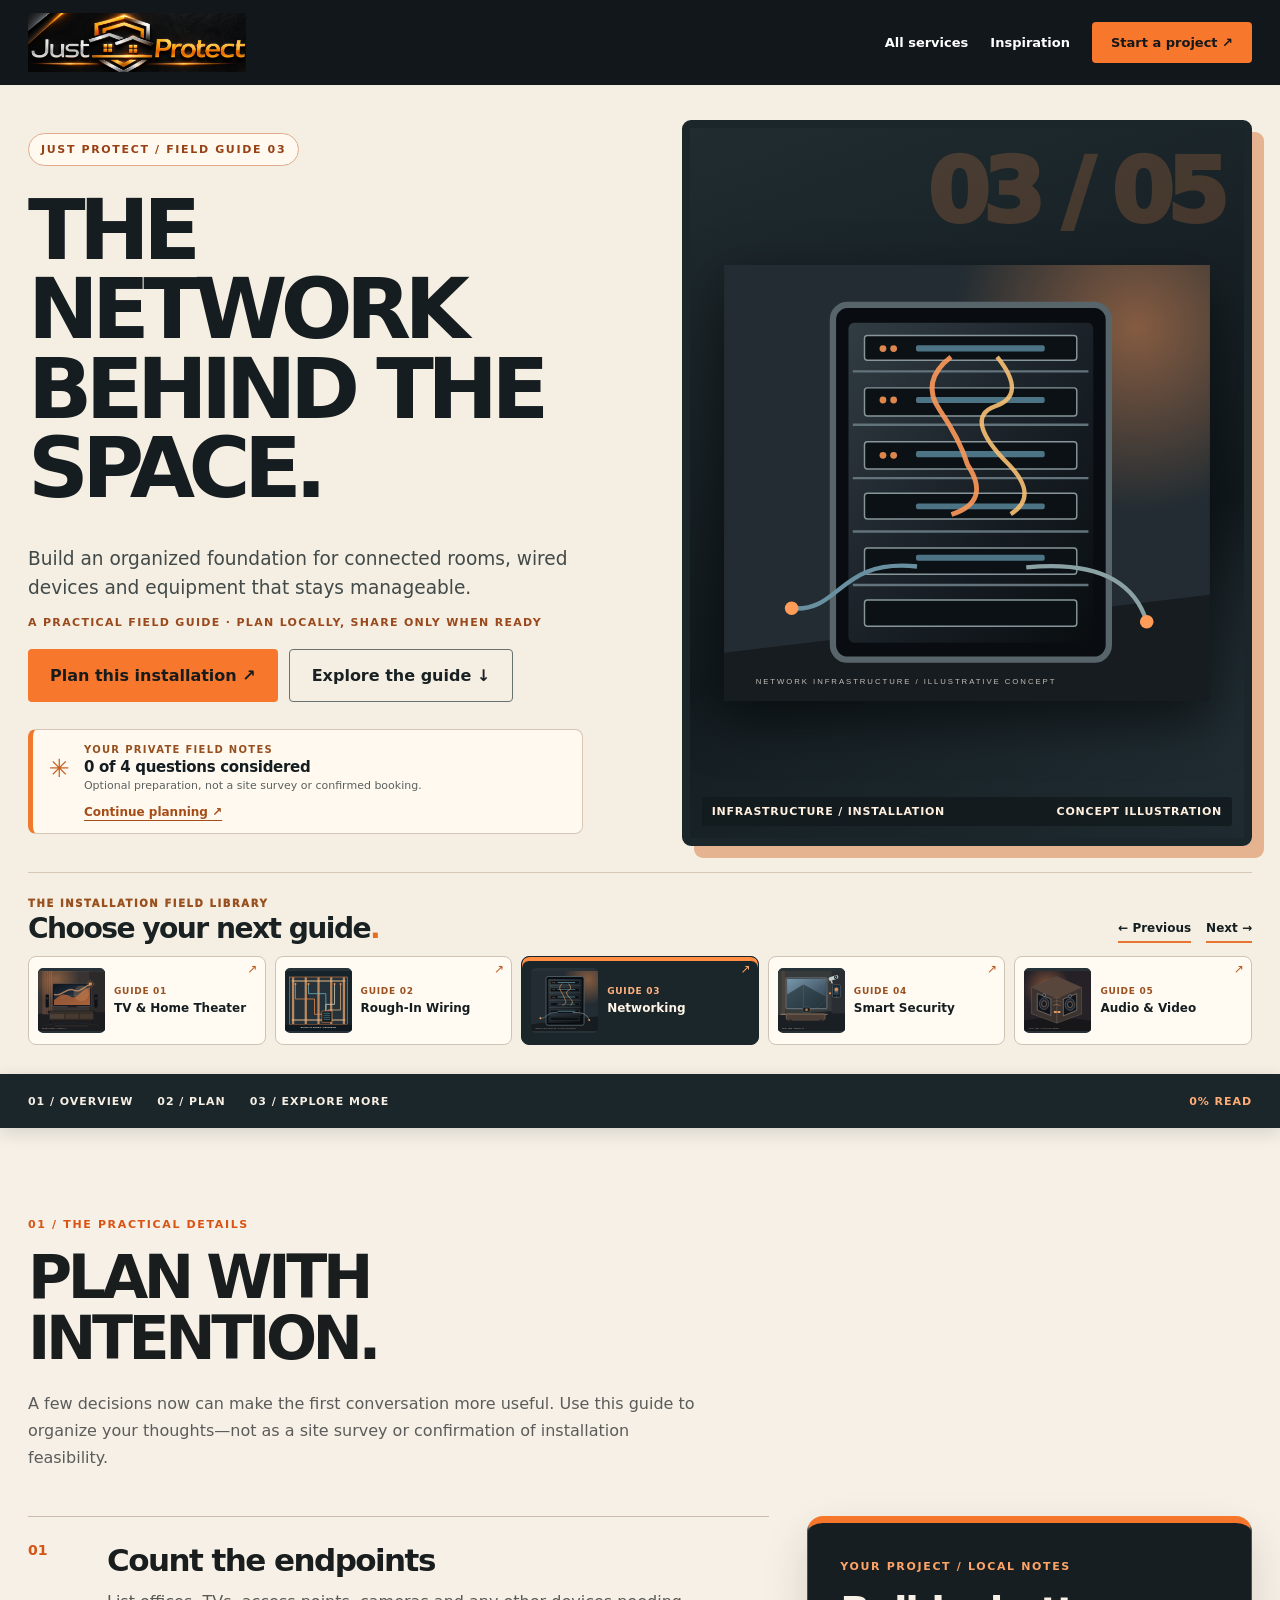
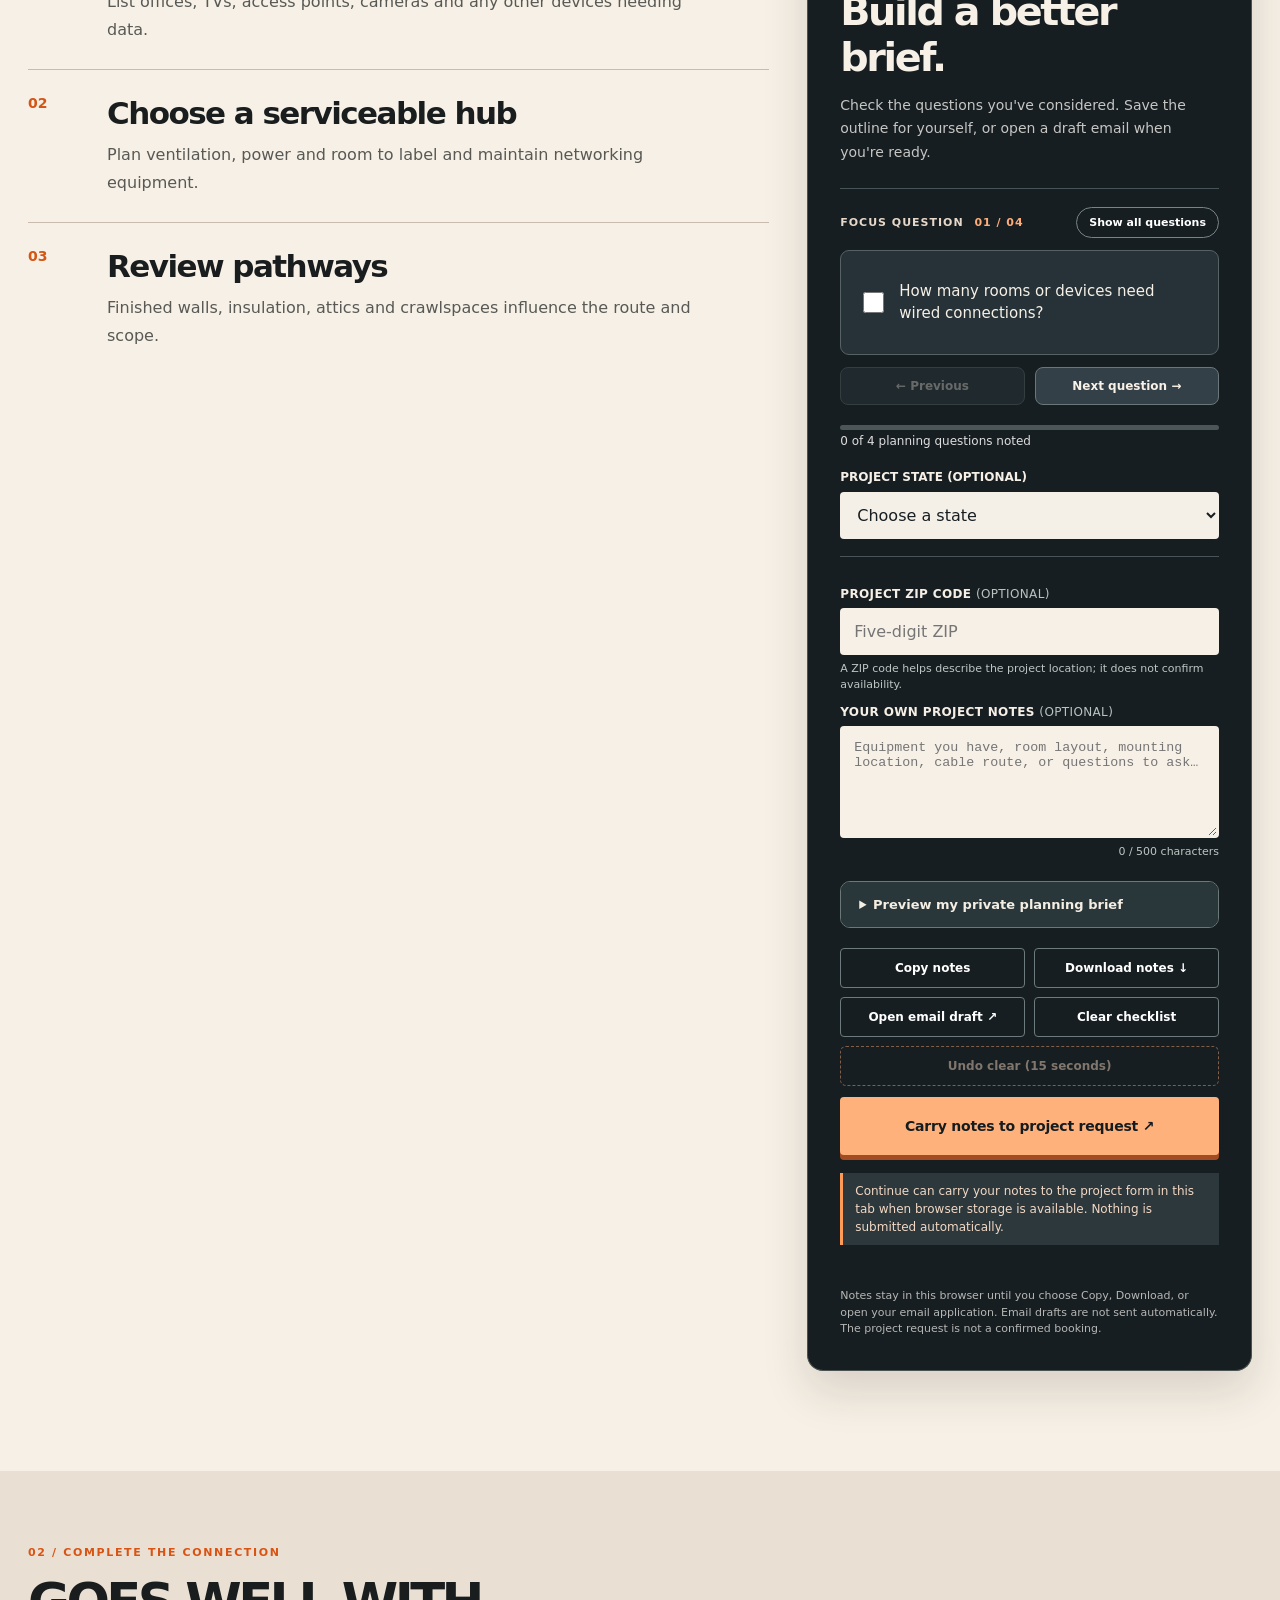
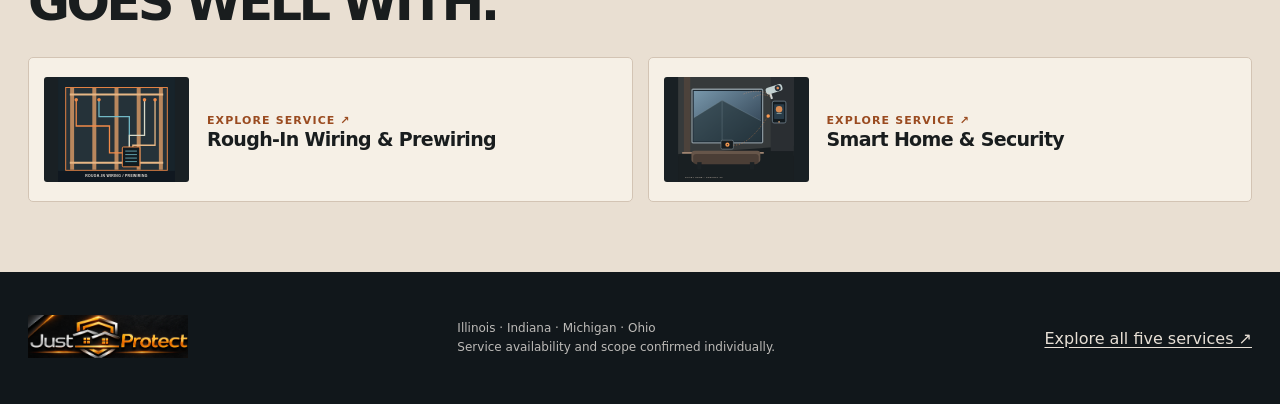
<file: services/networking.html>
<!DOCTYPE html>

<html lang="en"><head><meta charset="utf-8"/><meta content="width=device-width,initial-scale=1" name="viewport"/><meta content="#11171b" name="theme-color"/><meta content="Explore Networking &amp; Structured Wiring project planning with Just Protect in Illinois, Indiana, Michigan and Ohio. Practical preparation notes and a project request path." name="description"/><link href="../assets/brand-icon.png" rel="icon" type="image/png"/><link href="../assets/guide-v46.css" rel="stylesheet"/><title>Networking &amp; Structured Wiring | Just Protect Installation Guide</title><link href="../assets/guide-v47.css" rel="stylesheet"/><link href="../assets/guide-v48.css" rel="stylesheet"/><link href="../assets/guide-v59.css" rel="stylesheet"/><link href="../assets/guide-v74.css" rel="stylesheet"/></head><body data-guide="" data-guide-index="03 / 05" data-name="Networking &amp; Structured Wiring" data-slug="networking"><a class="skip" href="#main">Skip to content</a><header class="mast"><div class="wrap"><a aria-label="Just Protect homepage" class="brand" href="../index.html#home"><img alt="Just Protect metallic silver and orange logo" height="440" src="../assets/brand-wordmark.webp" width="1625"/></a><nav aria-label="Guide navigation" class="navlinks"><a href="index.html?atlas=networking#atlas-explore">All services</a><a href="../index.html#inspiration">Inspiration</a><a class="navcta" href="../index.html?service=Networking%20%26%20Structured%20Wiring#contact">Start a project ↗</a></nav></div></header><main id="main"><section aria-labelledby="guide-title" class="hero"><div class="wrap"><div class="hero-copy"><span class="tag accent">JUST PROTECT / FIELD GUIDE 03</span><h1 id="guide-title">THE NETWORK
BEHIND THE SPACE.</h1><p class="deck">Build an organized foundation for connected rooms, wired devices and equipment that stays manageable.</p><p class="v59-hero-caption">A practical field guide · plan locally, share only when ready</p><div class="hero-actions"><a class="action" href="../index.html?service=Networking%20%26%20Structured%20Wiring#contact">Plan this installation ↗</a><a class="action outline" href="#prepare">Explore the guide ↓</a></div><div aria-label="Private planning progress" class="v74-field-pulse"><span aria-hidden="true" class="v74-field-pulse-mark">✳</span><div><span class="v74-field-kicker">YOUR PRIVATE FIELD NOTES</span><strong aria-live="polite" id="v74-hero-readiness">0 of 4 questions considered</strong><small>Optional preparation, not a site survey or confirmed booking.</small></div><a href="#prepare" id="v74-resume">Continue planning <span aria-hidden="true">↗</span></a></div></div><div class="hero-art" data-index="03 / 05"><img alt="Illustrated concept for Networking &amp; Structured Wiring; not a photograph of completed work" height="500" src="../assets/scene-network.svg" width="800"/><div class="art-meta"><span>INFRASTRUCTURE / INSTALLATION</span><span>CONCEPT ILLUSTRATION</span></div></div></div><nav aria-label="Browse the five illustrated installation guides" class="v74-route wrap"><div class="v74-route-head"><div><span class="v74-eyebrow">THE INSTALLATION FIELD LIBRARY</span><h2>Choose your next guide<span aria-hidden="true">.</span></h2></div><div class="v74-route-prevnext"><a href="rough-in-wiring.html">← Previous</a><a href="smart-home-security.html">Next →</a></div></div><div aria-label="Five installation guides; use arrow keys to browse" class="v74-route-cards" role="group"><a aria-label="Guide 01: TV &amp; Home Theater" class="v74-route-card" data-v74-guide="tv-mounting" href="tv-mounting.html"><img alt="" height="100" loading="lazy" src="../assets/scene-entertainment.svg" width="160"/><span class="v74-route-label"><small>GUIDE 01</small><strong>TV &amp; Home Theater</strong></span><span aria-hidden="true" class="v74-route-arrow">↗</span></a><a aria-label="Guide 02: Rough-In Wiring" class="v74-route-card" data-v74-guide="roughin" href="rough-in-wiring.html"><img alt="" height="100" loading="lazy" src="../assets/scene-rough-in.svg" width="160"/><span class="v74-route-label"><small>GUIDE 02</small><strong>Rough-In Wiring</strong></span><span aria-hidden="true" class="v74-route-arrow">↗</span></a><a aria-current="page" aria-label="Guide 03: Networking (current page)" class="v74-route-card is-current" data-v74-guide="networking" href="networking.html"><img alt="" height="100" loading="lazy" src="../assets/scene-network.svg" width="160"/><span class="v74-route-label"><small>GUIDE 03</small><strong>Networking</strong></span><span aria-hidden="true" class="v74-route-arrow">↗</span></a><a aria-label="Guide 04: Smart Security" class="v74-route-card" data-v74-guide="smart-home-security" href="smart-home-security.html"><img alt="" height="100" loading="lazy" src="../assets/scene-smart.svg" width="160"/><span class="v74-route-label"><small>GUIDE 04</small><strong>Smart Security</strong></span><span aria-hidden="true" class="v74-route-arrow">↗</span></a><a aria-label="Guide 05: Audio &amp; Video" class="v74-route-card" data-v74-guide="audio-video" href="audio-video.html"><img alt="" height="100" loading="lazy" src="../assets/scene-audio.svg" width="160"/><span class="v74-route-label"><small>GUIDE 05</small><strong>Audio &amp; Video</strong></span><span aria-hidden="true" class="v74-route-arrow">↗</span></a></div></nav></section><div class="band"><div aria-label="On this page" class="wrap v74-chapter-nav"><a href="#guide-title">01 / Overview</a><a href="#prepare">02 / Plan</a><a href="#related">03 / Explore more</a><span aria-label="Page reading progress" class="v74-chapter-progress" id="v74-chapter-progress">0% READ</span></div><span aria-hidden="true" class="v74-reading-track"></span></div><section class="content wrap" id="prepare"><span class="tag accent">01 / THE PRACTICAL DETAILS</span><h2>PLAN WITH<br/>INTENTION.</h2><p class="content-intro">A few decisions now can make the first conversation more useful. Use this guide to organize your thoughts—not as a site survey or confirmation of installation feasibility.</p><div class="content-grid"><div class="steps"><article class="step"><b>01</b><div><h3>Count the endpoints</h3><p>List offices, TVs, access points, cameras and any other devices needing data.</p></div></article><article class="step"><b>02</b><div><h3>Choose a serviceable hub</h3><p>Plan ventilation, power and room to label and maintain networking equipment.</p></div></article><article class="step"><b>03</b><div><h3>Review pathways</h3><p>Finished walls, insulation, attics and crawlspaces influence the route and scope.</p></div></article></div><aside aria-labelledby="planner-title" class="planner"><span class="tag">YOUR PROJECT / LOCAL NOTES</span><h3 id="planner-title">Build a better brief.</h3><p>Check the questions you've considered. Save the outline for yourself, or open a draft email when you're ready.</p><div aria-label="Planning question controls" class="v59-question-nav" role="group"><div class="v59-question-heading"><span>FOCUS QUESTION <strong id="v59-question-position">01 / 04</strong></span><button aria-pressed="false" id="v59-toggle-all" type="button">Show all questions</button></div></div><div class="checklist"><label class="check"><input data-question="How many rooms or devices need wired connections?" type="checkbox"/><span>How many rooms or devices need wired connections?</span></label><label class="check"><input data-question="Where could a central network location go?" type="checkbox"/><span>Where could a central network location go?</span></label><label class="check"><input data-question="Is there existing cable or conduit to reuse?" type="checkbox"/><span>Is there existing cable or conduit to reuse?</span></label><label class="check"><input data-question="Are the walls and ceilings accessible for new runs?" type="checkbox"/><span>Are the walls and ceilings accessible for new runs?</span></label></div><div class="v59-question-actions"><button id="v59-question-prev" type="button">← Previous</button><button id="v59-question-next" type="button">Next question →</button></div><div aria-hidden="true" class="progress"><span id="guide-progress"></span></div><div class="progress-label" id="guide-count" role="status">0 of 4 planning questions noted</div><label class="state-label" for="guide-state">PROJECT STATE (OPTIONAL)</label><select id="guide-state"><option value="">Choose a state</option><option>Illinois</option><option>Indiana</option><option>Michigan</option><option>Ohio</option></select><div class="guide47-details"><label for="guide-zip">PROJECT ZIP CODE <span>(OPTIONAL)</span></label><input autocomplete="postal-code" id="guide-zip" inputmode="numeric" maxlength="5" pattern="[0-9]{5}" placeholder="Five-digit ZIP" type="text"/><p class="zip-help" id="guide-zip-help">A ZIP code helps describe the project location; it does not confirm availability.</p><label for="guide-notes">YOUR OWN PROJECT NOTES <span>(OPTIONAL)</span></label><textarea id="guide-notes" maxlength="500" placeholder="Equipment you have, room layout, mounting location, cable route, or questions to ask…" rows="4"></textarea><p class="note-counter"><span id="guide-note-count">0</span> / 500 characters</p></div><details class="v59-preview"><summary>Preview my private planning brief</summary><p>This preview stays on this page until you choose to copy, download or open an email draft.</p><pre aria-label="Current project notes preview" id="v59-outline"></pre></details><div class="planner-actions"><button id="guide-copy" type="button">Copy notes</button><button id="guide-download" type="button">Download notes ↓</button><button id="guide-email" type="button">Open email draft ↗</button><button id="guide-reset" type="button">Clear checklist</button></div><button class="v59-undo-reset" disabled="disabled" id="v59-undo-reset" type="button">Undo clear (15 seconds)</button><a class="action" data-v48-guide-handoff="true" href="../index.html?service=Networking%20%26%20Structured%20Wiring#contact">Carry notes to project request ↗</a><div class="v48-guide-privacy">Continue can carry your notes to the project form in this tab when browser storage is available. Nothing is submitted automatically.</div><div aria-live="polite" class="status" id="guide-status" role="status"></div><small>Notes stay in this browser until you choose Copy, Download, or open your email application. Email drafts are not sent automatically. The project request is not a confirmed booking.</small></aside></div></section><section class="related" id="related"><div class="wrap"><span class="tag accent">02 / COMPLETE THE CONNECTION</span><h2>GOES WELL WITH.</h2><div class="related-grid"><a class="related-card" href="rough-in-wiring.html"><img alt="Illustrated Rough-In Wiring concept" loading="lazy" src="../assets/scene-rough-in.svg"/><div><span>EXPLORE SERVICE ↗</span><b>Rough-In Wiring & Prewiring</b></div></a><a class="related-card" href="smart-home-security.html"><img alt="Illustrated Smart home concept" loading="lazy" src="../assets/scene-smart.svg"/><div><span>EXPLORE SERVICE ↗</span><b>Smart Home &amp; Security</b></div></a></div></div></section></main><footer class="foot"><div class="wrap"><a aria-label="Just Protect homepage" href="../index.html"><img alt="Just Protect" loading="lazy" src="../assets/brand-wordmark.webp"/></a><p>Illinois · Indiana · Michigan · Ohio<br/>Service availability and scope confirmed individually.</p><a href="index.html?atlas=networking#atlas-explore">Explore all five services ↗</a></div></footer><script defer="" src="../assets/guide-v47.js"></script><script defer="" src="../assets/guide-v48.js"></script><script defer="" src="../assets/guide-v59.js"></script><script defer="True" src="../assets/guide-v74.js"></script></body></html>
</file>
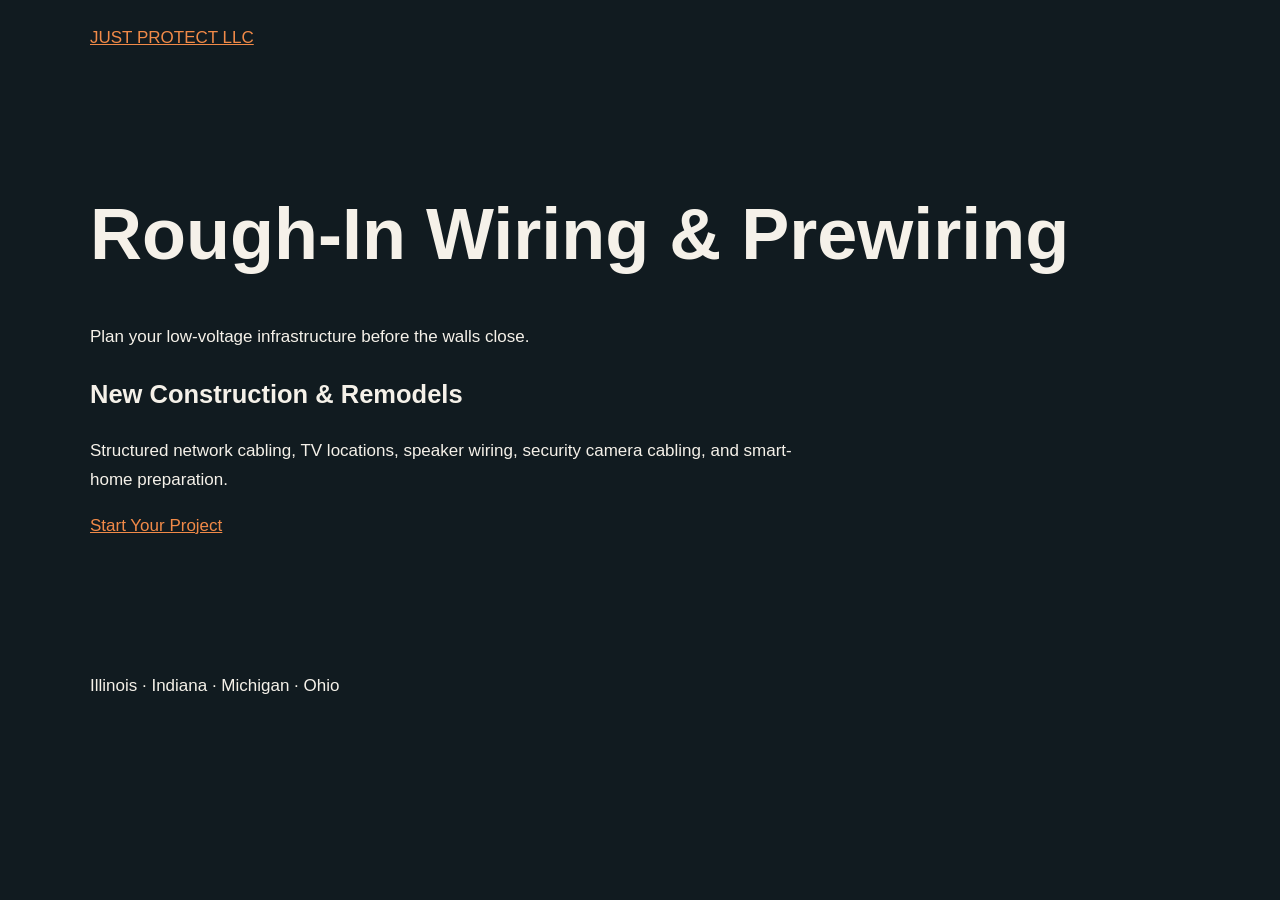
<file: services/rough-in-wiring.html>
<!doctype html>
<html lang="en">
<head>
<meta charset="utf-8">
<meta name="viewport" content="width=device-width,initial-scale=1">
<title>Rough-In Wiring & Prewiring | Just Protect LLC</title>
<style>
body{margin:0;background:#111b20;color:#f5f1e9;font:17px/1.7 Arial,sans-serif}
header,main,footer{padding:24px max(24px,calc((100vw - 1100px)/2))}
a{color:#f18a48}
h1{font-size:clamp(40px,6vw,72px);line-height:1.1}
main{padding-top:70px;padding-bottom:90px}
p{max-width:720px}
</style>
<link rel="icon" type="image/png" href="../assets/brand-icon.png">
</head>
<body>
<header><a href="../index.html">JUST PROTECT LLC</a></header>
<main>
<h1>Rough-In Wiring & Prewiring</h1>
<p>Plan your low-voltage infrastructure before the walls close.</p>
<h2>New Construction & Remodels</h2>
<p>Structured network cabling, TV locations, speaker wiring,
security camera cabling, and smart-home preparation.</p>
<p><a href="../index.html#jp-v103">Start Your Project</a></p>
</main>
<footer>Illinois · Indiana · Michigan · Ohio</footer>
</body>
</html>
</file>
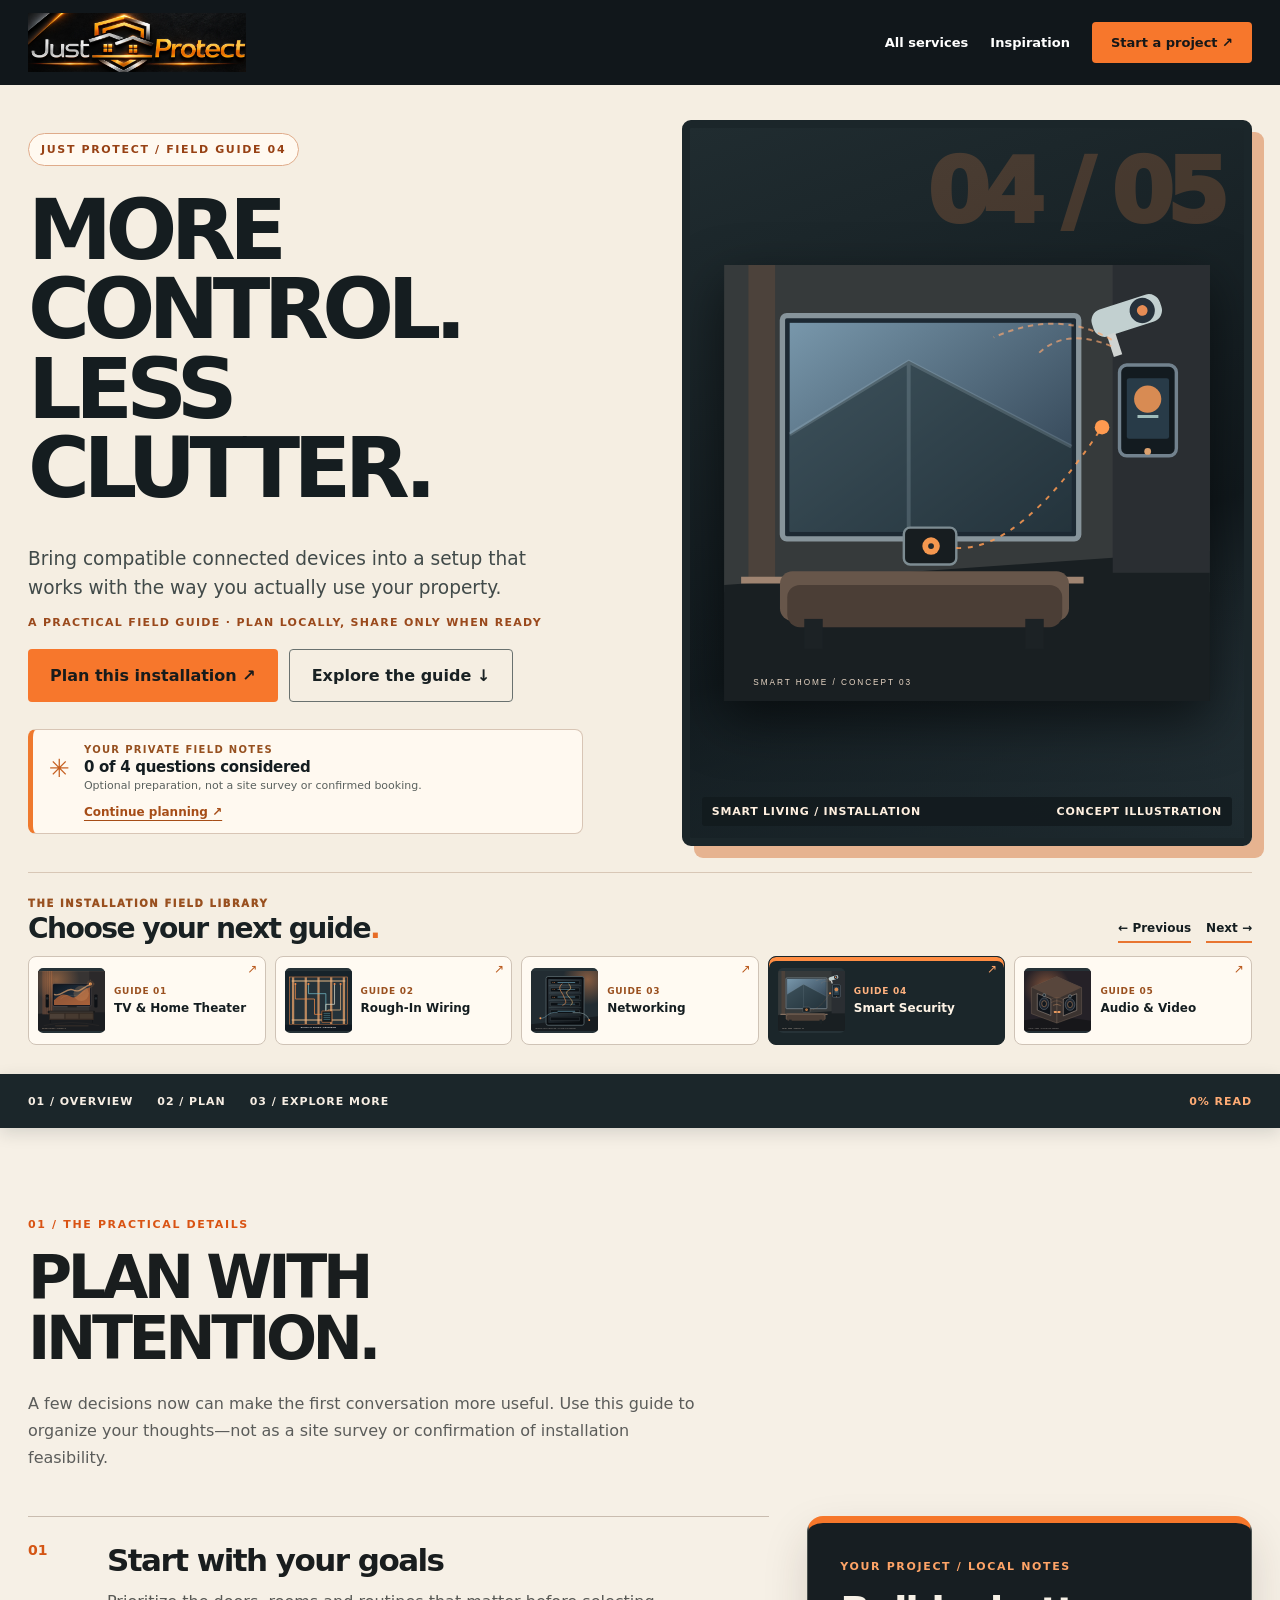
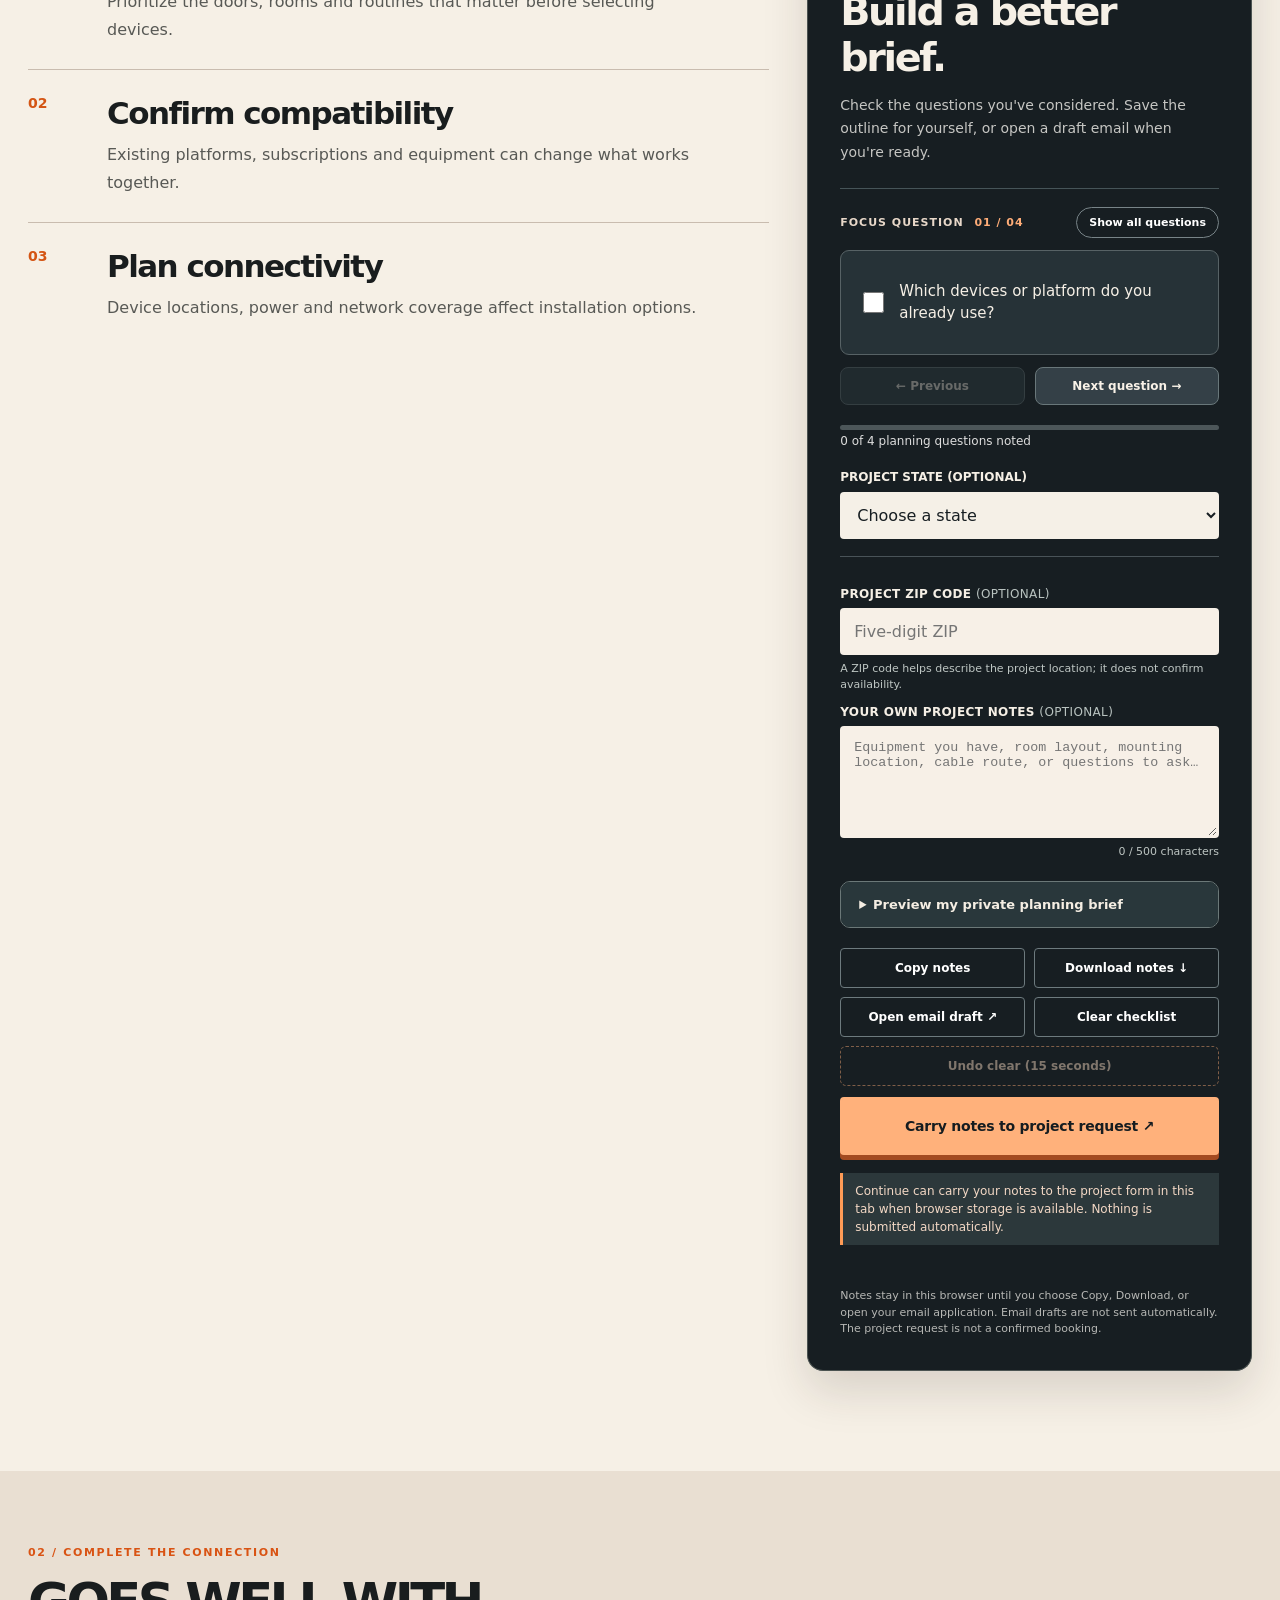
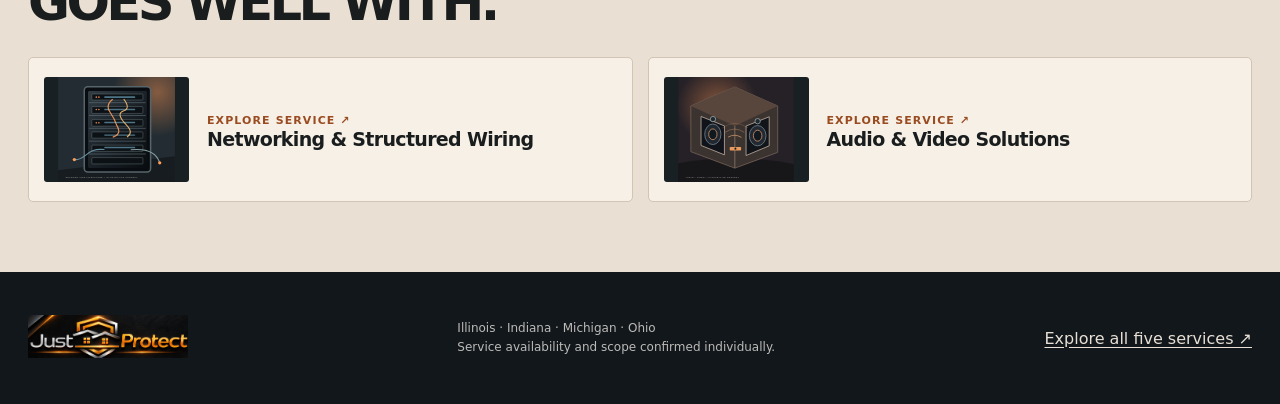
<file: services/smart-home-security.html>
<!DOCTYPE html>

<html lang="en"><head><meta charset="utf-8"/><meta content="width=device-width,initial-scale=1" name="viewport"/><meta content="#11171b" name="theme-color"/><meta content="Explore Smart Home &amp; Security project planning with Just Protect in Illinois, Indiana, Michigan and Ohio. Practical preparation notes and a project request path." name="description"/><link href="../assets/brand-icon.png" rel="icon" type="image/png"/><link href="../assets/guide-v46.css" rel="stylesheet"/><title>Smart Home &amp; Security | Just Protect Installation Guide</title><link href="../assets/guide-v47.css" rel="stylesheet"/><link href="../assets/guide-v48.css" rel="stylesheet"/><link href="../assets/guide-v59.css" rel="stylesheet"/><link href="../assets/guide-v74.css" rel="stylesheet"/></head><body data-guide="" data-guide-index="04 / 05" data-name="Smart Home &amp; Security" data-slug="smart-home-security"><a class="skip" href="#main">Skip to content</a><header class="mast"><div class="wrap"><a aria-label="Just Protect homepage" class="brand" href="../index.html#home"><img alt="Just Protect metallic silver and orange logo" height="440" src="../assets/brand-wordmark.webp" width="1625"/></a><nav aria-label="Guide navigation" class="navlinks"><a href="index.html?atlas=smart-home-security#atlas-explore">All services</a><a href="../index.html#inspiration">Inspiration</a><a class="navcta" href="../index.html?service=Smart%20Home%20%26%20Security#contact">Start a project ↗</a></nav></div></header><main id="main"><section aria-labelledby="guide-title" class="hero"><div class="wrap"><div class="hero-copy"><span class="tag accent">JUST PROTECT / FIELD GUIDE 04</span><h1 id="guide-title">MORE CONTROL.
LESS CLUTTER.</h1><p class="deck">Bring compatible connected devices into a setup that works with the way you actually use your property.</p><p class="v59-hero-caption">A practical field guide · plan locally, share only when ready</p><div class="hero-actions"><a class="action" href="../index.html?service=Smart%20Home%20%26%20Security#contact">Plan this installation ↗</a><a class="action outline" href="#prepare">Explore the guide ↓</a></div><div aria-label="Private planning progress" class="v74-field-pulse"><span aria-hidden="true" class="v74-field-pulse-mark">✳</span><div><span class="v74-field-kicker">YOUR PRIVATE FIELD NOTES</span><strong aria-live="polite" id="v74-hero-readiness">0 of 4 questions considered</strong><small>Optional preparation, not a site survey or confirmed booking.</small></div><a href="#prepare" id="v74-resume">Continue planning <span aria-hidden="true">↗</span></a></div></div><div class="hero-art" data-index="04 / 05"><img alt="Illustrated concept for Smart Home &amp; Security; not a photograph of completed work" height="500" src="../assets/scene-smart.svg" width="800"/><div class="art-meta"><span>SMART LIVING / INSTALLATION</span><span>CONCEPT ILLUSTRATION</span></div></div></div><nav aria-label="Browse the five illustrated installation guides" class="v74-route wrap"><div class="v74-route-head"><div><span class="v74-eyebrow">THE INSTALLATION FIELD LIBRARY</span><h2>Choose your next guide<span aria-hidden="true">.</span></h2></div><div class="v74-route-prevnext"><a href="networking.html">← Previous</a><a href="audio-video.html">Next →</a></div></div><div aria-label="Five installation guides; use arrow keys to browse" class="v74-route-cards" role="group"><a aria-label="Guide 01: TV &amp; Home Theater" class="v74-route-card" data-v74-guide="tv-mounting" href="tv-mounting.html"><img alt="" height="100" loading="lazy" src="../assets/scene-entertainment.svg" width="160"/><span class="v74-route-label"><small>GUIDE 01</small><strong>TV &amp; Home Theater</strong></span><span aria-hidden="true" class="v74-route-arrow">↗</span></a><a aria-label="Guide 02: Rough-In Wiring" class="v74-route-card" data-v74-guide="roughin" href="rough-in-wiring.html"><img alt="" height="100" loading="lazy" src="../assets/scene-rough-in.svg" width="160"/><span class="v74-route-label"><small>GUIDE 02</small><strong>Rough-In Wiring</strong></span><span aria-hidden="true" class="v74-route-arrow">↗</span></a><a aria-label="Guide 03: Networking" class="v74-route-card" data-v74-guide="networking" href="networking.html"><img alt="" height="100" loading="lazy" src="../assets/scene-network.svg" width="160"/><span class="v74-route-label"><small>GUIDE 03</small><strong>Networking</strong></span><span aria-hidden="true" class="v74-route-arrow">↗</span></a><a aria-current="page" aria-label="Guide 04: Smart Security (current page)" class="v74-route-card is-current" data-v74-guide="smart-home-security" href="smart-home-security.html"><img alt="" height="100" loading="lazy" src="../assets/scene-smart.svg" width="160"/><span class="v74-route-label"><small>GUIDE 04</small><strong>Smart Security</strong></span><span aria-hidden="true" class="v74-route-arrow">↗</span></a><a aria-label="Guide 05: Audio &amp; Video" class="v74-route-card" data-v74-guide="audio-video" href="audio-video.html"><img alt="" height="100" loading="lazy" src="../assets/scene-audio.svg" width="160"/><span class="v74-route-label"><small>GUIDE 05</small><strong>Audio &amp; Video</strong></span><span aria-hidden="true" class="v74-route-arrow">↗</span></a></div></nav></section><div class="band"><div aria-label="On this page" class="wrap v74-chapter-nav"><a href="#guide-title">01 / Overview</a><a href="#prepare">02 / Plan</a><a href="#related">03 / Explore more</a><span aria-label="Page reading progress" class="v74-chapter-progress" id="v74-chapter-progress">0% READ</span></div><span aria-hidden="true" class="v74-reading-track"></span></div><section class="content wrap" id="prepare"><span class="tag accent">01 / THE PRACTICAL DETAILS</span><h2>PLAN WITH<br/>INTENTION.</h2><p class="content-intro">A few decisions now can make the first conversation more useful. Use this guide to organize your thoughts—not as a site survey or confirmation of installation feasibility.</p><div class="content-grid"><div class="steps"><article class="step"><b>01</b><div><h3>Start with your goals</h3><p>Prioritize the doors, rooms and routines that matter before selecting devices.</p></div></article><article class="step"><b>02</b><div><h3>Confirm compatibility</h3><p>Existing platforms, subscriptions and equipment can change what works together.</p></div></article><article class="step"><b>03</b><div><h3>Plan connectivity</h3><p>Device locations, power and network coverage affect installation options.</p></div></article></div><aside aria-labelledby="planner-title" class="planner"><span class="tag">YOUR PROJECT / LOCAL NOTES</span><h3 id="planner-title">Build a better brief.</h3><p>Check the questions you've considered. Save the outline for yourself, or open a draft email when you're ready.</p><div aria-label="Planning question controls" class="v59-question-nav" role="group"><div class="v59-question-heading"><span>FOCUS QUESTION <strong id="v59-question-position">01 / 04</strong></span><button aria-pressed="false" id="v59-toggle-all" type="button">Show all questions</button></div></div><div class="checklist"><label class="check"><input data-question="Which devices or platform do you already use?" type="checkbox"/><span>Which devices or platform do you already use?</span></label><label class="check"><input data-question="What areas should be monitored or automated?" type="checkbox"/><span>What areas should be monitored or automated?</span></label><label class="check"><input data-question="Where are power and Wi-Fi available?" type="checkbox"/><span>Where are power and Wi-Fi available?</span></label><label class="check"><input data-question="Who will need access to the controls?" type="checkbox"/><span>Who will need access to the controls?</span></label></div><div class="v59-question-actions"><button id="v59-question-prev" type="button">← Previous</button><button id="v59-question-next" type="button">Next question →</button></div><div aria-hidden="true" class="progress"><span id="guide-progress"></span></div><div class="progress-label" id="guide-count" role="status">0 of 4 planning questions noted</div><label class="state-label" for="guide-state">PROJECT STATE (OPTIONAL)</label><select id="guide-state"><option value="">Choose a state</option><option>Illinois</option><option>Indiana</option><option>Michigan</option><option>Ohio</option></select><div class="guide47-details"><label for="guide-zip">PROJECT ZIP CODE <span>(OPTIONAL)</span></label><input autocomplete="postal-code" id="guide-zip" inputmode="numeric" maxlength="5" pattern="[0-9]{5}" placeholder="Five-digit ZIP" type="text"/><p class="zip-help" id="guide-zip-help">A ZIP code helps describe the project location; it does not confirm availability.</p><label for="guide-notes">YOUR OWN PROJECT NOTES <span>(OPTIONAL)</span></label><textarea id="guide-notes" maxlength="500" placeholder="Equipment you have, room layout, mounting location, cable route, or questions to ask…" rows="4"></textarea><p class="note-counter"><span id="guide-note-count">0</span> / 500 characters</p></div><details class="v59-preview"><summary>Preview my private planning brief</summary><p>This preview stays on this page until you choose to copy, download or open an email draft.</p><pre aria-label="Current project notes preview" id="v59-outline"></pre></details><div class="planner-actions"><button id="guide-copy" type="button">Copy notes</button><button id="guide-download" type="button">Download notes ↓</button><button id="guide-email" type="button">Open email draft ↗</button><button id="guide-reset" type="button">Clear checklist</button></div><button class="v59-undo-reset" disabled="disabled" id="v59-undo-reset" type="button">Undo clear (15 seconds)</button><a class="action" data-v48-guide-handoff="true" href="../index.html?service=Smart%20Home%20%26%20Security#contact">Carry notes to project request ↗</a><div class="v48-guide-privacy">Continue can carry your notes to the project form in this tab when browser storage is available. Nothing is submitted automatically.</div><div aria-live="polite" class="status" id="guide-status" role="status"></div><small>Notes stay in this browser until you choose Copy, Download, or open your email application. Email drafts are not sent automatically. The project request is not a confirmed booking.</small></aside></div></section><section class="related" id="related"><div class="wrap"><span class="tag accent">02 / COMPLETE THE CONNECTION</span><h2>GOES WELL WITH.</h2><div class="related-grid"><a class="related-card" href="networking.html"><img alt="Illustrated Networking concept" loading="lazy" src="../assets/scene-network.svg"/><div><span>EXPLORE SERVICE ↗</span><b>Networking &amp; Structured Wiring</b></div></a><a class="related-card" href="audio-video.html"><img alt="Illustrated Audio / video concept" loading="lazy" src="../assets/scene-audio.svg"/><div><span>EXPLORE SERVICE ↗</span><b>Audio &amp; Video Solutions</b></div></a></div></div></section></main><footer class="foot"><div class="wrap"><a aria-label="Just Protect homepage" href="../index.html"><img alt="Just Protect" loading="lazy" src="../assets/brand-wordmark.webp"/></a><p>Illinois · Indiana · Michigan · Ohio<br/>Service availability and scope confirmed individually.</p><a href="index.html?atlas=smart-home-security#atlas-explore">Explore all five services ↗</a></div></footer><script defer="" src="../assets/guide-v47.js"></script><script defer="" src="../assets/guide-v48.js"></script><script defer="" src="../assets/guide-v59.js"></script><script defer="True" src="../assets/guide-v74.js"></script></body></html>
</file>
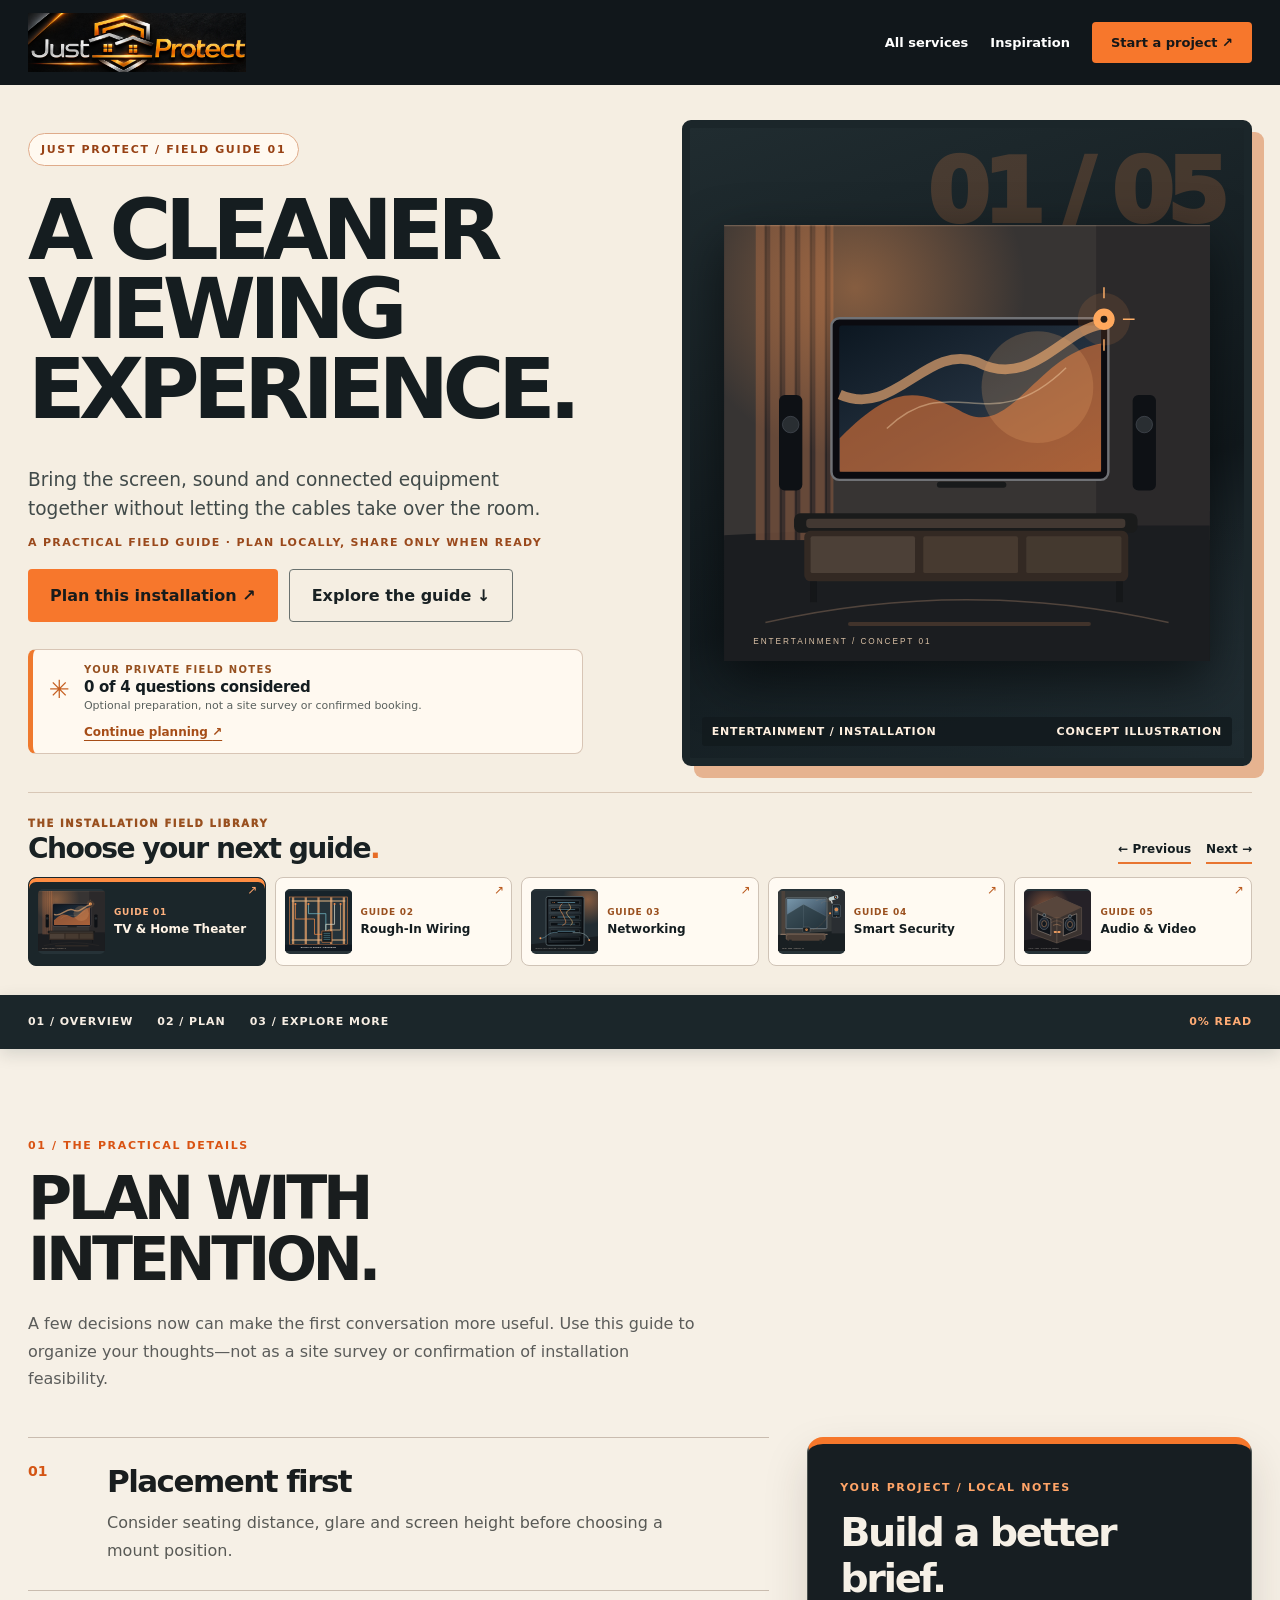
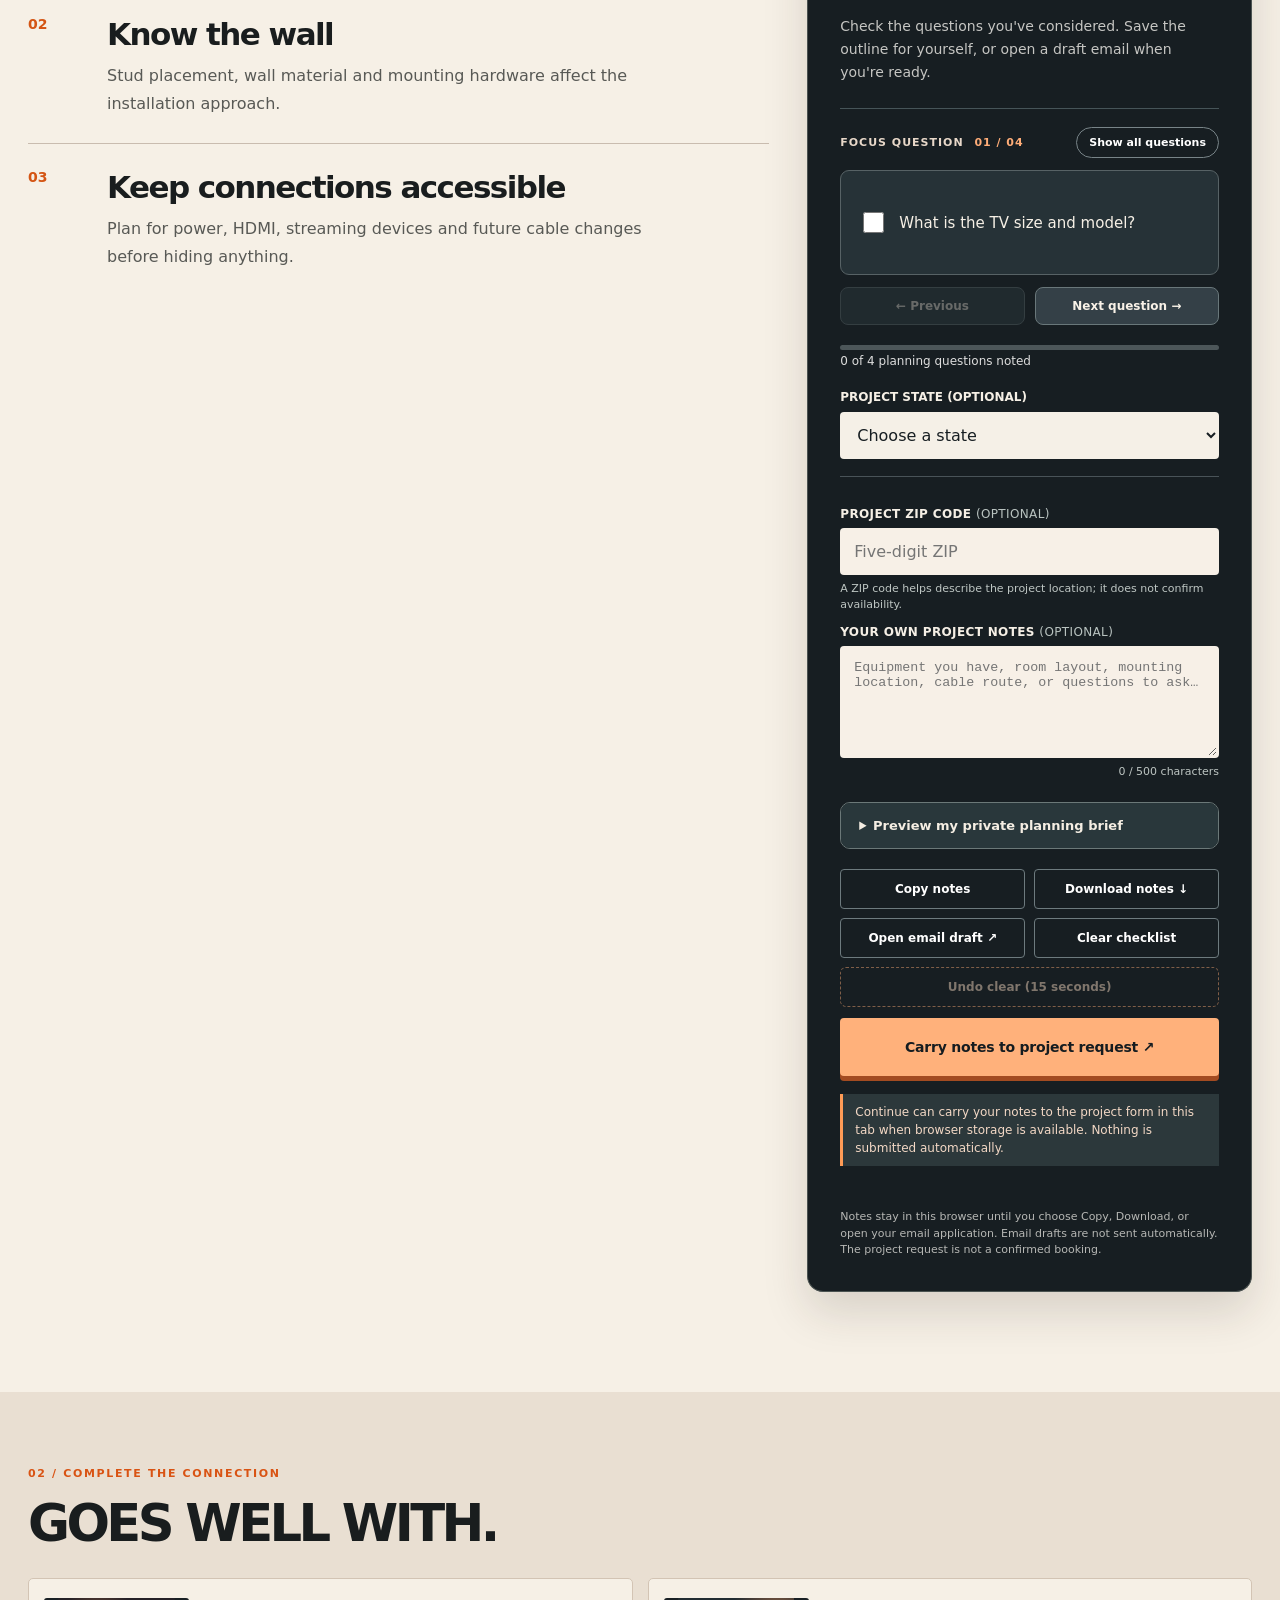
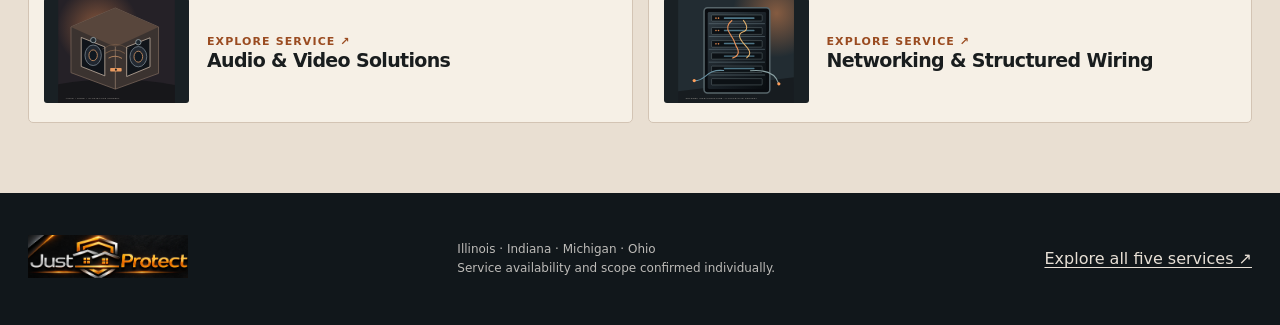
<file: services/tv-mounting.html>
<!DOCTYPE html>

<html lang="en"><head><meta charset="utf-8"/><meta content="width=device-width,initial-scale=1" name="viewport"/><meta content="#11171b" name="theme-color"/><meta content="Explore TV Mounting &amp; Home Theater project planning with Just Protect in Illinois, Indiana, Michigan and Ohio. Practical preparation notes and a project request path." name="description"/><link href="../assets/brand-icon.png" rel="icon" type="image/png"/><link href="../assets/guide-v46.css" rel="stylesheet"/><title>TV Mounting &amp; Home Theater | Just Protect Installation Guide</title><link href="../assets/guide-v47.css" rel="stylesheet"/><link href="../assets/guide-v48.css" rel="stylesheet"/><link href="../assets/guide-v59.css" rel="stylesheet"/><link href="../assets/guide-v74.css" rel="stylesheet"/></head><body data-guide="" data-guide-index="01 / 05" data-name="TV Mounting &amp; Home Theater" data-slug="tv-mounting"><a class="skip" href="#main">Skip to content</a><header class="mast"><div class="wrap"><a aria-label="Just Protect homepage" class="brand" href="../index.html#home"><img alt="Just Protect metallic silver and orange logo" height="440" src="../assets/brand-wordmark.webp" width="1625"/></a><nav aria-label="Guide navigation" class="navlinks"><a href="index.html?atlas=tv-mounting#atlas-explore">All services</a><a href="../index.html#inspiration">Inspiration</a><a class="navcta" href="../index.html?service=TV%20Mounting%20%26%20Home%20Theater#contact">Start a project ↗</a></nav></div></header><main id="main"><section aria-labelledby="guide-title" class="hero"><div class="wrap"><div class="hero-copy"><span class="tag accent">JUST PROTECT / FIELD GUIDE 01</span><h1 id="guide-title">A CLEANER
VIEWING EXPERIENCE.</h1><p class="deck">Bring the screen, sound and connected equipment together without letting the cables take over the room.</p><p class="v59-hero-caption">A practical field guide · plan locally, share only when ready</p><div class="hero-actions"><a class="action" href="../index.html?service=TV%20Mounting%20%26%20Home%20Theater#contact">Plan this installation ↗</a><a class="action outline" href="#prepare">Explore the guide ↓</a></div><div aria-label="Private planning progress" class="v74-field-pulse"><span aria-hidden="true" class="v74-field-pulse-mark">✳</span><div><span class="v74-field-kicker">YOUR PRIVATE FIELD NOTES</span><strong aria-live="polite" id="v74-hero-readiness">0 of 4 questions considered</strong><small>Optional preparation, not a site survey or confirmed booking.</small></div><a href="#prepare" id="v74-resume">Continue planning <span aria-hidden="true">↗</span></a></div></div><div class="hero-art" data-index="01 / 05"><img alt="Illustrated concept for TV Mounting &amp; Home Theater; not a photograph of completed work" height="500" src="../assets/scene-entertainment.svg" width="800"/><div class="art-meta"><span>ENTERTAINMENT / INSTALLATION</span><span>CONCEPT ILLUSTRATION</span></div></div></div><nav aria-label="Browse the five illustrated installation guides" class="v74-route wrap"><div class="v74-route-head"><div><span class="v74-eyebrow">THE INSTALLATION FIELD LIBRARY</span><h2>Choose your next guide<span aria-hidden="true">.</span></h2></div><div class="v74-route-prevnext"><a href="audio-video.html">← Previous</a><a href="rough-in-wiring.html">Next →</a></div></div><div aria-label="Five installation guides; use arrow keys to browse" class="v74-route-cards" role="group"><a aria-current="page" aria-label="Guide 01: TV &amp; Home Theater (current page)" class="v74-route-card is-current" data-v74-guide="tv-mounting" href="tv-mounting.html"><img alt="" height="100" loading="lazy" src="../assets/scene-entertainment.svg" width="160"/><span class="v74-route-label"><small>GUIDE 01</small><strong>TV &amp; Home Theater</strong></span><span aria-hidden="true" class="v74-route-arrow">↗</span></a><a aria-label="Guide 02: Rough-In Wiring" class="v74-route-card" data-v74-guide="roughin" href="rough-in-wiring.html"><img alt="" height="100" loading="lazy" src="../assets/scene-rough-in.svg" width="160"/><span class="v74-route-label"><small>GUIDE 02</small><strong>Rough-In Wiring</strong></span><span aria-hidden="true" class="v74-route-arrow">↗</span></a><a aria-label="Guide 03: Networking" class="v74-route-card" data-v74-guide="networking" href="networking.html"><img alt="" height="100" loading="lazy" src="../assets/scene-network.svg" width="160"/><span class="v74-route-label"><small>GUIDE 03</small><strong>Networking</strong></span><span aria-hidden="true" class="v74-route-arrow">↗</span></a><a aria-label="Guide 04: Smart Security" class="v74-route-card" data-v74-guide="smart-home-security" href="smart-home-security.html"><img alt="" height="100" loading="lazy" src="../assets/scene-smart.svg" width="160"/><span class="v74-route-label"><small>GUIDE 04</small><strong>Smart Security</strong></span><span aria-hidden="true" class="v74-route-arrow">↗</span></a><a aria-label="Guide 05: Audio &amp; Video" class="v74-route-card" data-v74-guide="audio-video" href="audio-video.html"><img alt="" height="100" loading="lazy" src="../assets/scene-audio.svg" width="160"/><span class="v74-route-label"><small>GUIDE 05</small><strong>Audio &amp; Video</strong></span><span aria-hidden="true" class="v74-route-arrow">↗</span></a></div></nav></section><div class="band"><div aria-label="On this page" class="wrap v74-chapter-nav"><a href="#guide-title">01 / Overview</a><a href="#prepare">02 / Plan</a><a href="#related">03 / Explore more</a><span aria-label="Page reading progress" class="v74-chapter-progress" id="v74-chapter-progress">0% READ</span></div><span aria-hidden="true" class="v74-reading-track"></span></div><section class="content wrap" id="prepare"><span class="tag accent">01 / THE PRACTICAL DETAILS</span><h2>PLAN WITH<br/>INTENTION.</h2><p class="content-intro">A few decisions now can make the first conversation more useful. Use this guide to organize your thoughts—not as a site survey or confirmation of installation feasibility.</p><div class="content-grid"><div class="steps"><article class="step"><b>01</b><div><h3>Placement first</h3><p>Consider seating distance, glare and screen height before choosing a mount position.</p></div></article><article class="step"><b>02</b><div><h3>Know the wall</h3><p>Stud placement, wall material and mounting hardware affect the installation approach.</p></div></article><article class="step"><b>03</b><div><h3>Keep connections accessible</h3><p>Plan for power, HDMI, streaming devices and future cable changes before hiding anything.</p></div></article></div><aside aria-labelledby="planner-title" class="planner"><span class="tag">YOUR PROJECT / LOCAL NOTES</span><h3 id="planner-title">Build a better brief.</h3><p>Check the questions you've considered. Save the outline for yourself, or open a draft email when you're ready.</p><div aria-label="Planning question controls" class="v59-question-nav" role="group"><div class="v59-question-heading"><span>FOCUS QUESTION <strong id="v59-question-position">01 / 04</strong></span><button aria-pressed="false" id="v59-toggle-all" type="button">Show all questions</button></div></div><div class="checklist"><label class="check"><input data-question="What is the TV size and model?" type="checkbox"/><span>What is the TV size and model?</span></label><label class="check"><input data-question="What kind of wall will hold the display?" type="checkbox"/><span>What kind of wall will hold the display?</span></label><label class="check"><input data-question="Where are power and connected devices located?" type="checkbox"/><span>Where are power and connected devices located?</span></label><label class="check"><input data-question="Would you like a soundbar or additional audio?" type="checkbox"/><span>Would you like a soundbar or additional audio?</span></label></div><div class="v59-question-actions"><button id="v59-question-prev" type="button">← Previous</button><button id="v59-question-next" type="button">Next question →</button></div><div aria-hidden="true" class="progress"><span id="guide-progress"></span></div><div class="progress-label" id="guide-count" role="status">0 of 4 planning questions noted</div><label class="state-label" for="guide-state">PROJECT STATE (OPTIONAL)</label><select id="guide-state"><option value="">Choose a state</option><option>Illinois</option><option>Indiana</option><option>Michigan</option><option>Ohio</option></select><div class="guide47-details"><label for="guide-zip">PROJECT ZIP CODE <span>(OPTIONAL)</span></label><input autocomplete="postal-code" id="guide-zip" inputmode="numeric" maxlength="5" pattern="[0-9]{5}" placeholder="Five-digit ZIP" type="text"/><p class="zip-help" id="guide-zip-help">A ZIP code helps describe the project location; it does not confirm availability.</p><label for="guide-notes">YOUR OWN PROJECT NOTES <span>(OPTIONAL)</span></label><textarea id="guide-notes" maxlength="500" placeholder="Equipment you have, room layout, mounting location, cable route, or questions to ask…" rows="4"></textarea><p class="note-counter"><span id="guide-note-count">0</span> / 500 characters</p></div><details class="v59-preview"><summary>Preview my private planning brief</summary><p>This preview stays on this page until you choose to copy, download or open an email draft.</p><pre aria-label="Current project notes preview" id="v59-outline"></pre></details><div class="planner-actions"><button id="guide-copy" type="button">Copy notes</button><button id="guide-download" type="button">Download notes ↓</button><button id="guide-email" type="button">Open email draft ↗</button><button id="guide-reset" type="button">Clear checklist</button></div><button class="v59-undo-reset" disabled="disabled" id="v59-undo-reset" type="button">Undo clear (15 seconds)</button><a class="action" data-v48-guide-handoff="true" href="../index.html?service=TV%20Mounting%20%26%20Home%20Theater#contact">Carry notes to project request ↗</a><div class="v48-guide-privacy">Continue can carry your notes to the project form in this tab when browser storage is available. Nothing is submitted automatically.</div><div aria-live="polite" class="status" id="guide-status" role="status"></div><small>Notes stay in this browser until you choose Copy, Download, or open your email application. Email drafts are not sent automatically. The project request is not a confirmed booking.</small></aside></div></section><section class="related" id="related"><div class="wrap"><span class="tag accent">02 / COMPLETE THE CONNECTION</span><h2>GOES WELL WITH.</h2><div class="related-grid"><a class="related-card" href="audio-video.html"><img alt="Illustrated Audio / video concept" loading="lazy" src="../assets/scene-audio.svg"/><div><span>EXPLORE SERVICE ↗</span><b>Audio &amp; Video Solutions</b></div></a><a class="related-card" href="networking.html"><img alt="Illustrated Networking concept" loading="lazy" src="../assets/scene-network.svg"/><div><span>EXPLORE SERVICE ↗</span><b>Networking &amp; Structured Wiring</b></div></a></div></div></section></main><footer class="foot"><div class="wrap"><a aria-label="Just Protect homepage" href="../index.html"><img alt="Just Protect" loading="lazy" src="../assets/brand-wordmark.webp"/></a><p>Illinois · Indiana · Michigan · Ohio<br/>Service availability and scope confirmed individually.</p><a href="index.html?atlas=tv-mounting#atlas-explore">Explore all five services ↗</a></div></footer><script defer="" src="../assets/guide-v47.js"></script><script defer="" src="../assets/guide-v48.js"></script><script defer="" src="../assets/guide-v59.js"></script><script defer="True" src="../assets/guide-v74.js"></script></body></html>
</file>
<file: assets/guide-v46.css>
:root{--ink:#191d1e;--black:#11171b;--paper:#f6f0e6;--cream:#ebe0d2;--orange:#f7772c;--muted:#5c5e5b;--line:#d8cbbd}*{box-sizing:border-box}html{scroll-behavior:smooth}body{margin:0;background:var(--paper);color:var(--ink);font-family:Inter,ui-sans-serif,system-ui,Arial,sans-serif;-webkit-font-smoothing:antialiased}a{color:inherit;text-decoration:none}button,input,select{font:inherit}button{cursor:pointer}button:disabled{cursor:not-allowed}img{max-width:100%}.wrap{width:min(1240px,calc(100% - 56px));margin-inline:auto}.skip{position:absolute;left:15px;top:-70px;padding:12px;background:white;z-index:99}.skip:focus{top:10px}.mast{background:#11171b;color:white;position:relative;z-index:3}.mast .wrap{min-height:85px;display:flex;justify-content:space-between;align-items:center;gap:20px}.brand img{width:clamp(155px,21vw,218px);display:block;height:auto}.navlinks{display:flex;align-items:center;gap:22px;font-size:13px;font-weight:750}.navlinks a:hover{color:#ffb27d}.navlinks .navcta{background:var(--orange);color:#161718;padding:13px 19px;border-radius:4px}.tag{font-size:11px;font-weight:900;letter-spacing:.15em;text-transform:uppercase}.accent{color:#d95313}.hero{background:var(--paper);overflow:hidden}.hero .wrap{display:grid;grid-template-columns:1.06fr .94fr;min-height:580px}.hero-copy{padding:70px 42px 68px 0;display:flex;flex-direction:column;align-items:flex-start;justify-content:center}.hero h1{font-size:clamp(55px,6.25vw,100px);line-height:.91;letter-spacing:-.087em;margin:24px 0 28px;font-weight:900;max-width:740px;white-space:pre-line}.hero .deck{font-size:clamp(16px,1.5vw,19px);line-height:1.65;max-width:540px;color:#53534e}.hero-art{background:#1b2225;position:relative;display:flex;align-items:center;justify-content:center;isolation:isolate;min-height:510px}.hero-art:after{content:'';position:absolute;inset:0;background:linear-gradient(145deg,transparent 55%,#0005);pointer-events:none}.hero-art img{width:min(98%,720px);max-height:420px;object-fit:contain;filter:drop-shadow(0 24px 36px #0007)}.art-meta{position:absolute;left:24px;right:24px;bottom:20px;z-index:1;color:#f9e8d5;display:flex;justify-content:space-between;gap:15px;font-size:11px;font-weight:800;letter-spacing:.1em;text-transform:uppercase}.action{display:inline-flex;align-items:center;justify-content:center;gap:12px;border:0;background:var(--orange);color:#181b1b;font-weight:900;padding:16px 22px;min-height:53px;border-radius:4px}.action:hover{background:#ff985c}.action.dark{background:#1b2225;color:#fff}.action.outline{border:1px solid #5c5852;background:transparent;color:inherit}.hero-actions{display:flex;flex-wrap:wrap;gap:11px;margin-top:20px}.band{background:var(--orange);color:#1b1917}.band .wrap{display:flex;justify-content:space-between;gap:16px;align-items:center;min-height:53px;font-size:12px;font-weight:900;letter-spacing:.08em;text-transform:uppercase}.content{padding:90px 0 100px}.content h2{font-size:clamp(39px,4.7vw,68px);letter-spacing:-.073em;line-height:1.02;margin:15px 0 20px}.content-intro{max-width:680px;color:#5b5c5a;line-height:1.7}.content-grid{display:grid;grid-template-columns:minmax(0,1.25fr) minmax(300px,.75fr);gap:38px;align-items:start;margin-top:45px}.steps{display:grid;gap:0}.step{border-top:1px solid #c9bcaf;padding:25px 0;display:grid;grid-template-columns:64px 1fr;gap:15px}.step b{font-size:14px;color:#d45514}.step h3{font-size:clamp(22px,2.5vw,31px);letter-spacing:-.05em;margin:0 0 10px}.step p{color:#585955;line-height:1.75;margin:0;max-width:590px}.planner{background:#171e22;color:#f6f0e6;border-radius:8px;padding:32px;position:sticky;top:18px;box-shadow:12px 12px 0 #e5d4c2}.planner .tag{color:#ffa467}.planner h3{font-size:31px;letter-spacing:-.06em;margin:14px 0 10px}.planner p{color:#c6c6c3;font-size:14px;line-height:1.65}.checklist{display:grid;gap:12px;margin:25px 0}.check{display:flex;gap:12px;align-items:flex-start;padding:12px;background:#273034;border:1px solid #3b474a;border-radius:5px;font-size:13px;line-height:1.5;cursor:pointer}.check input{margin-top:3px;accent-color:var(--orange);width:18px;height:18px;flex:none}.check:has(input:checked){border-color:#f78c47;background:#38332d}.progress{height:5px;background:#4c5659;border-radius:5px;overflow:hidden;margin:12px 0 4px}.progress span{display:block;height:100%;background:var(--orange);width:0;transition:width .2s}.progress-label{font-size:12px;color:#ddd}.planner label.state-label{display:block;font-size:12px;font-weight:850;margin:22px 0 8px}.planner select{width:100%;padding:13px;background:#f5f0e7;color:#171e22;border:0;border-radius:4px}.planner-actions{display:grid;grid-template-columns:1fr 1fr;gap:9px;margin-top:18px}.planner-actions button{padding:12px 8px;border:1px solid #6d7a7e;background:transparent;color:white;border-radius:4px;font-size:12px;font-weight:850}.planner-actions button:hover{background:#334147}.planner .action{width:100%;margin-top:11px;font-size:13px}.planner small{display:block;color:#b6b7b4;font-size:11px;line-height:1.5;margin-top:13px}.status{min-height:20px;color:#ffd1b1;font-size:12px;line-height:1.5;margin-top:10px}.related{background:#e7dbcd;padding:70px 0}.related h2{font-size:clamp(37px,4vw,60px);letter-spacing:-.07em;margin:12px 0 25px}.related-grid{display:grid;grid-template-columns:repeat(2,1fr);gap:15px}.related-card{background:#f6f0e6;display:flex;align-items:center;gap:18px;padding:15px;border:1px solid #d3c4b4;border-radius:5px;min-height:145px}.related-card img{width:145px;height:105px;object-fit:contain;background:#192024;border-radius:3px}.related-card b{display:block;font-size:19px;letter-spacing:-.035em}.related-card span{font-size:11px;color:#9a4b20;letter-spacing:.1em;font-weight:850}.related-card:hover{border-color:#c65317}.foot{background:#11171b;color:#e8e0d6;padding:35px 0}.foot .wrap{display:flex;align-items:center;justify-content:space-between;gap:20px;flex-wrap:wrap}.foot img{width:160px}.foot p{font-size:12px;line-height:1.6;color:#bdbbb8}.foot a{text-decoration:underline;text-underline-offset:3px}:focus-visible{outline:3px solid #ff8b42;outline-offset:4px}@media(max-width:950px){.hero .wrap{grid-template-columns:1fr 1fr;min-height:470px}.hero-copy{padding:48px 25px 50px 0}.hero h1{font-size:clamp(46px,6.5vw,72px)}.hero-art{min-height:450px}.content-grid{grid-template-columns:1fr}.planner{position:static;max-width:650px}.content{padding:70px 0}.related-grid{grid-template-columns:1fr 1fr}.related-card{flex-direction:column;align-items:flex-start}.related-card img{width:100%;height:130px}}@media(max-width:680px){.wrap{width:calc(100% - 32px)}.mast .wrap{min-height:68px}.navlinks{gap:11px;font-size:11px}.navlinks .navcta{padding:11px}.navlinks a:nth-child(2){display:none}.brand img{width:154px}.hero .wrap{display:flex;flex-direction:column}.hero-copy{padding:45px 0 37px}.hero h1{font-size:clamp(49px,11vw,75px);margin:17px 0}.hero .deck{font-size:16px}.hero-art{min-height:270px;margin-inline:-16px}.hero-art img{max-height:230px}.art-meta{left:16px;right:16px;bottom:12px;font-size:9px}.band .wrap{min-height:65px;font-size:10px;flex-wrap:wrap;padding:12px 0}.content{padding:60px 0}.content-grid{margin-top:28px;gap:30px}.step{grid-template-columns:38px 1fr;gap:10px}.planner{padding:24px;box-shadow:7px 7px 0 #e5d4c2}.related{padding:55px 0}.related-grid{grid-template-columns:1fr}.related-card{flex-direction:row}.related-card img{width:112px;height:92px}.foot .wrap{align-items:flex-start}}@media(max-width:350px){.navlinks a:first-child{display:none}.hero h1{font-size:45px}.related-card img{width:95px}.planner-actions{grid-template-columns:1fr}}
@media(prefers-reduced-motion:reduce){html{scroll-behavior:auto}*,*:before,*:after{transition:none!important}}
</file>
<file: assets/atlas-v46.css>
.atlas-hero{padding:60px 0 26px}.atlas-hero h1{font-size:clamp(62px,8.2vw,130px);letter-spacing:-.09em;line-height:.91;margin:20px 0 25px}.atlas-hero p{font-size:18px;line-height:1.7;color:#555a58;max-width:700px}.atlas{padding:25px 0 100px;display:grid;grid-template-columns:1fr 1.05fr;gap:0;align-items:start}.atlas-list{background:#ede2d4;padding:15px}.atlas-item{display:grid;grid-template-columns:44px 1fr 28px;gap:12px;align-items:center;text-align:left;background:transparent;border:0;border-bottom:1px solid #cbbbab;width:100%;padding:23px 13px;color:#292a27}.atlas-item .num{font-size:12px;font-weight:900;color:#b45423}.atlas-item .name{font-size:clamp(20px,2.3vw,31px);font-weight:850;letter-spacing:-.05em}.atlas-item .arrow{font-size:24px}.atlas-item[aria-selected="true"]{background:#171f22;color:#fff}.atlas-item[aria-selected="true"] .num{color:#ffa66f}.atlas-preview{position:sticky;top:16px;background:#171f22;color:#f8f0e7;padding:28px;min-height:590px;display:flex;flex-direction:column}.atlas-preview img{width:100%;height:330px;object-fit:contain;filter:drop-shadow(0 16px 24px #0006)}.atlas-preview .tag{color:#ff9858}.atlas-preview h2{font-size:clamp(30px,3.5vw,49px);line-height:1.04;letter-spacing:-.065em;margin:14px 0 10px}.atlas-preview p{line-height:1.6;color:#c7c8c5;margin:0 0 20px}.atlas-preview .action{margin-top:auto;align-self:flex-start}.atlas-preview .small{font-size:11px;color:#c6beb4;margin-top:14px}.atlas-noscript{padding:18px}.atlas-noscript a{display:block;padding:8px}.atlas-states{padding:24px 0 75px;border-top:1px solid #c7b9aa}.atlas-states strong{font-size:14px;letter-spacing:.07em}.atlas-states p{color:#61615c;font-size:13px;line-height:1.7}@media(max-width:820px){.atlas{grid-template-columns:1fr}.atlas-preview{position:static;min-height:0}.atlas-preview img{height:270px}.atlas-item{padding:17px 12px}.atlas-hero{padding:50px 0 20px}}@media(max-width:500px){.atlas-hero h1{font-size:clamp(55px,13vw,77px)}.atlas-list{padding:8px}.atlas-item{grid-template-columns:28px 1fr 20px;gap:7px}.atlas-item .name{font-size:20px}.atlas-preview{padding:19px}.atlas-preview img{height:210px}.atlas-preview .action{width:100%}}
/* Prevent long service names from forcing a minimum grid track wider than 320px. */
.atlas,.atlas-list,.atlas-preview{min-width:0}.atlas-item{min-width:0}.atlas-item .name{min-width:0;overflow-wrap:anywhere}@media(max-width:820px){.atlas{grid-template-columns:minmax(0,1fr)}}@media(max-width:500px){.atlas-item{grid-template-columns:28px minmax(0,1fr) 20px}}
</file>
<file: assets/atlas-v47.css>
/* V47: project-goal atlas, a replacement hero rather than an added section */
.atlas-hero47{width:100%;max-width:none;background:#12191c;color:#f7efe5;position:relative;overflow:hidden;padding:0;border-bottom:7px solid #f57a35}
.atlas-hero47:before{content:"";position:absolute;inset:0;background:radial-gradient(ellipse at 24% 80%,#f7772b25,transparent 55%),repeating-linear-gradient(90deg,transparent 0,transparent 95px,#ffffff08 96px);pointer-events:none}
.atlas-hero-grid{position:relative;display:grid;grid-template-columns:minmax(0,1fr) minmax(350px,.82fr);gap:5%;align-items:stretch;padding-top:70px;padding-bottom:70px}
.atlas-hero-story{display:flex;flex-direction:column;align-items:flex-start;justify-content:center;min-width:0}.atlas-hero-story .tag{color:#ff995c}.atlas-hero-story h1{font-size:clamp(76px,8.5vw,145px);line-height:.84;letter-spacing:-.09em;margin:30px 0;max-width:100%;font-weight:950}.atlas-hero-story h1 em{font-style:normal;color:#fa7b31}.atlas-hero-story p{color:#c4c9c6;max-width:480px;font-size:17px;line-height:1.7}.hero47-down{font-size:14px;font-weight:850;margin-top:24px;border-bottom:2px solid #f7772c;padding-bottom:12px}.hero47-down span{color:#ff995c;padding-left:15px}
.atlas-goal-card{background:#f4e8da;color:#182024;padding:30px 32px 25px;box-shadow:18px 18px 0 #ff81373b;min-width:0}.goal-top{display:flex;align-items:center;justify-content:space-between;color:#ab4c1c}.goal-icon{font-size:38px;color:#e46a27}.atlas-goal-card h2{font-size:clamp(29px,3vw,46px);letter-spacing:-.065em;line-height:1.03;margin:16px 0 23px}.atlas-goals{display:grid;gap:5px}.atlas-goal{background:#e5d6c6;color:#242624;border:1px solid transparent;display:grid;grid-template-columns:30px minmax(0,1fr) 20px;gap:9px;text-align:left;align-items:center;padding:12px 13px;font-size:15px;font-weight:820;min-height:48px;border-radius:0}.atlas-goal:hover{background:#f5c6a2}.atlas-goal[aria-pressed=true]{background:#172024;color:#fff;border-left:5px solid #ff8137}.goal-index{color:#c15d2b;font-size:11px}.atlas-goal[aria-pressed=true] .goal-index{color:#ffad7d}.goal-result{margin-top:23px;border-top:1px solid #c6b7a9;padding-top:17px}.goal-result .tag{color:#b05221}.goal-result strong{display:block;font-size:21px;letter-spacing:-.035em;margin-top:8px}.goal-result p{color:#50524d;font-size:13px;line-height:1.6;margin:7px 0 11px}.goal-explore{font-weight:850;font-size:13px;text-decoration:underline;text-decoration-color:#e56a26;text-underline-offset:5px}
.atlas-intro{grid-column:1/-1;padding:0 0 26px}.atlas-intro h2{font-size:clamp(34px,4.5vw,66px);line-height:.96;letter-spacing:-.075em;margin:13px 0}.atlas-intro p{font-size:14px;max-width:610px;color:#5b5c57;line-height:1.6}.atlas-preview{min-height:0}.atlas-preview img{height:250px}.atlas-preview h2{font-size:clamp(30px,3vw,43px)}.atlas-pair{border:1px solid #465256;background:#202a2e;padding:18px;margin:10px 0 18px}.atlas-pair-heading{display:flex;justify-content:space-between;gap:10px;align-items:center}.atlas-pair-heading .tag{color:#ffa46b}.pair-badge{font-size:10px;border:1px solid #657276;border-radius:50px;padding:5px 8px;color:#d6dedb}.atlas-pair h3{font-size:25px;letter-spacing:-.05em;margin:10px 0 16px}.atlas-pair label{display:block;font-size:12px;font-weight:850;margin-bottom:7px}.atlas-pair select{background:#f8eee3;color:#161c1f;width:100%;padding:11px;border-radius:3px;border:0}.atlas-pair p{color:#cbd1ce;font-size:12px;line-height:1.55;margin:9px 0}.atlas-pair-links{display:flex;gap:10px;flex-wrap:wrap;margin:13px 0}.atlas-pair-links a{font-size:12px;color:#ffae77;font-weight:850;text-decoration:underline;text-underline-offset:3px}.atlas-pair-actions{display:grid;grid-template-columns:repeat(3,minmax(0,1fr));gap:7px}.atlas-pair-actions button{background:#f7772c;color:#161c1e;font-size:11px;font-weight:850;border:0;padding:12px 6px;min-height:43px;border-radius:3px}.atlas-pair-actions button:hover{background:#ffa169}.atlas-pair-status{min-height:1.3em}.atlas-pair small{font-size:10px;line-height:1.5;color:#bfc6c2;display:block}.atlas-preview .action{margin-top:0}
@media(max-width:980px){.atlas-hero-grid{grid-template-columns:minmax(0,1fr) minmax(310px,.9fr);gap:24px}.atlas-hero-story h1{font-size:clamp(64px,8vw,105px)}.atlas-goal-card{padding:23px}.atlas-preview img{height:210px}}
@media(max-width:820px){.atlas-hero-grid{grid-template-columns:1fr;padding-top:42px;padding-bottom:45px}.atlas-hero-story h1{font-size:clamp(70px,12vw,115px);margin:24px 0}.atlas-goal-card{max-width:none;box-shadow:8px 8px 0 #ff81373b}.atlas-goals{grid-template-columns:repeat(2,minmax(0,1fr))}.atlas-goal{min-width:0}.atlas-hero-story p{max-width:650px}.atlas-intro{padding:0 0 12px}}
@media(max-width:480px){.atlas-hero-story h1{font-size:clamp(64px,15vw,85px)}.atlas-goal-card{padding:18px}.atlas-goals{grid-template-columns:1fr}.atlas-goal{min-height:42px;padding:9px 12px}.atlas-goal-card h2{font-size:34px}.atlas-hero-story p{font-size:15px}.atlas-pair-actions{grid-template-columns:1fr}.atlas-pair-actions button{min-height:40px}.atlas-preview img{height:190px}.atlas-hero-grid{padding-top:34px}.atlas-pair{padding:14px}}
</file>
<file: assets/atlas-v48.css>
/* V48: an illustrated live route in the existing V47 hero; no extra homepage sections. */
.atlas-hero47 .atlas-hero-grid{grid-template-columns:minmax(0,1.08fr) minmax(340px,.88fr);gap:4%;padding-top:45px;padding-bottom:45px}
.atlas-hero47 .atlas-hero-story{justify-content:flex-start}
.atlas-hero47 .atlas-hero-story h1{font-size:clamp(68px,7.4vw,118px);margin:18px 0 16px}
.atlas-hero47 .atlas-hero-story>p{font-size:15px;line-height:1.5;margin:0 0 14px}
.atlas-hero47 .hero47-down{margin-top:15px}
.v48-route-card{width:100%;background:#f77a32;color:#192024;margin-top:14px;border:1px solid #ffae72;box-shadow:9px 9px 0 #0005;overflow:hidden}
.v48-route-top{display:flex;justify-content:space-between;gap:12px;padding:10px 15px;font-size:10px;letter-spacing:.14em;font-weight:900}
.v48-route-image{position:relative;background:linear-gradient(120deg,#172025,#303c40);height:170px;display:flex;align-items:center;justify-content:center;overflow:hidden}
.v48-route-image:before{content:"";position:absolute;inset:0;background:repeating-linear-gradient(0deg,transparent 0 34px,#ffffff0a 35px),repeating-linear-gradient(90deg,transparent 0 34px,#ffffff0a 35px);pointer-events:none}
.v48-route-image img{position:relative;width:min(95%,500px);height:190px;object-fit:contain;filter:drop-shadow(0 8px 14px #0008)}
.v48-art-label{position:absolute;bottom:7px;right:10px;color:#e8d5c2;font-size:8px;letter-spacing:.1em;font-weight:850}
.v48-route-bottom{padding:13px 16px;display:grid;grid-template-columns:minmax(0,1fr) auto;gap:12px;align-items:end}
.v48-route-picks{display:flex;gap:18px;flex-wrap:wrap}.v48-route-picks>div{min-width:130px;max-width:215px;flex:1}.v48-route-picks small{display:block;font-size:9px;font-weight:900;letter-spacing:.08em;margin-bottom:4px}.v48-route-picks strong{font-size:13px;line-height:1.2;display:block}
.v48-route-start{background:#182124;color:#fff;font-size:12px;font-weight:900;padding:13px 15px;display:inline-flex;gap:10px;align-items:center;justify-content:center;min-height:44px}.v48-route-start:hover{background:#39464b}
@media(max-width:1040px){.atlas-hero47 .atlas-hero-grid{grid-template-columns:minmax(0,1fr) minmax(310px,.95fr);gap:20px}.atlas-hero47 .atlas-hero-story h1{font-size:clamp(60px,7vw,91px)}.v48-route-bottom{grid-template-columns:1fr}.v48-route-start{justify-self:stretch}.v48-route-image{height:145px}}
@media(max-width:820px){.atlas-hero47 .atlas-hero-grid{grid-template-columns:1fr;padding-top:34px;padding-bottom:40px}.atlas-hero47 .atlas-hero-story h1{font-size:clamp(65px,12vw,100px)}.v48-route-card{margin:15px 0 10px}.v48-route-bottom{grid-template-columns:minmax(0,1fr) auto}.v48-route-image{height:180px}}
@media(max-width:480px){.atlas-hero47 .atlas-hero-story h1{font-size:clamp(57px,14vw,73px)}.v48-route-image{height:140px}.v48-route-image img{height:160px}.v48-route-bottom{grid-template-columns:1fr}.v48-route-picks>div{min-width:100px}.v48-route-start{width:100%}.v48-route-top{font-size:9px}}
@media(prefers-reduced-motion:reduce){.v48-route-card *{animation:none!important;transition:none!important}}
/* On smaller screens choose a goal first, then immediately see its illustrated plan. */
@media(max-width:820px){
 .atlas-hero47 .atlas-hero-grid{display:flex;flex-direction:column;align-items:stretch;gap:0}
 .atlas-hero47 .atlas-goal-card{margin:16px 0 24px}
 .atlas-hero47 .v48-route-card{margin:0}
 .atlas-hero47 .hero47-down{align-self:flex-start;margin-top:22px}
}
</file>
<file: assets/atlas-v58.css>
/* V58: existing Service Atlas, redesigned as a compact editorial decision canvas. */
#atlas-explore{grid-template-columns:minmax(0,.82fr) minmax(0,1.18fr);gap:16px;padding-top:48px}
#atlas-explore .atlas-intro{padding:0 0 23px}
#atlas-explore .atlas-intro h2{max-width:920px}
#atlas-explore .atlas-list{background:#f0e4d6;border:1px solid #d6c5b3;padding:12px;box-shadow:8px 8px 0 #d4c0ab}
#atlas-explore .atlas-item{min-height:85px;padding:17px 17px;border-left:5px solid transparent;border-bottom:1px solid #d0c1b3;transition:background .16s,color .16s}
#atlas-explore .atlas-item[aria-selected=true]{background:#f77b32;color:#162125;border-left-color:#162125;box-shadow:0 6px 0 #a54e23}
#atlas-explore .atlas-item[aria-selected=true] .num{color:#162125}
#atlas-explore .atlas-item[aria-selected=true] .arrow{transform:translateX(4px)}
#atlas-explore .atlas-item:focus-visible,.v58-quick a:focus-visible,.v58-quick button:focus-visible,.v58-questions input:focus-visible{outline:3px solid #ffa46a;outline-offset:3px}
#atlas-explore .atlas-preview{background:#172126;padding:0;border:1px solid #35464a;box-shadow:12px 12px 0 #f47b3130;overflow:hidden;position:static;min-width:0}
.v58-feature{display:grid;grid-template-columns:minmax(0,1fr) minmax(0,1.05fr);min-width:0;background:#202b2e}
.v58-visual{min-width:0;min-height:300px;position:relative;background:#f77b32;display:flex;flex-direction:column;align-items:center;justify-content:center;overflow:hidden;padding:34px 13px 21px}
.v58-visual:before{content:"";position:absolute;inset:0;background:radial-gradient(circle at 70% 40%,#ffd19b99,transparent 48%),repeating-linear-gradient(90deg,transparent 0 44px,#1a25240e 45px),repeating-linear-gradient(0deg,transparent 0 44px,#1a25240e 45px);pointer-events:none}
.v58-visual-top{position:absolute;top:16px;left:17px;right:12px;color:#182124;font-size:9px;letter-spacing:.12em;font-weight:900}
#atlas-explore .v58-visual img{width:100%;height:215px;object-fit:contain;filter:drop-shadow(0 13px 15px #20202055);position:relative}
#atlas-explore .v58-visual .small{color:#27312f;font-size:10px;font-weight:750;letter-spacing:.04em;margin-top:12px;position:relative;text-align:center}
.v58-copy{min-width:0;padding:24px 20px;display:flex;flex-direction:column;justify-content:center}
.v58-copy #atlas-number{font-size:11px;font-weight:900;letter-spacing:.13em}
.v58-kicker{font-size:10px;font-weight:850;color:#b8c6c0;letter-spacing:.11em;margin-top:19px}
#atlas-explore .v58-copy h2{font-size:clamp(27px,2.6vw,43px);line-height:1.04;margin:10px 0 14px;overflow-wrap:anywhere}
#atlas-explore .v58-copy p{color:#d0d5d0;font-size:13px;line-height:1.58;margin:0 0 19px}
.v58-quick{display:flex;gap:9px;flex-wrap:wrap}
#atlas-explore .v58-quick .action{background:#f77b32;color:#182126;padding:12px 13px;min-height:43px;font-size:12px;font-weight:900;white-space:normal;text-align:center;flex:1}
.v58-quick button{background:transparent;color:#f7c19c;border:1px solid #a76a48;min-height:43px;padding:10px 12px;font-size:12px;font-weight:850;flex:1;cursor:pointer}
.v58-quick button:hover{background:#334045}
.v58-share-help{display:block;margin-top:9px;color:#abb6b3;font-size:10px;line-height:1.5}
.v58-prep{background:#f4e8da;color:#1b2527;padding:20px 24px 17px;border-bottom:5px solid #f77b32}
.v58-prep-head{display:flex;align-items:center;justify-content:space-between;gap:15px}
.v58-prep-label{font-size:10px;color:#aa5128;letter-spacing:.12em;font-weight:900}
.v58-prep h3{font-size:clamp(20px,2vw,27px);letter-spacing:-.055em;line-height:1.1;margin:6px 0 14px}
.v58-progress{background:#1b2629;color:#fff;display:flex;flex-direction:column;align-items:center;justify-content:center;min-width:76px;min-height:63px;padding:8px}
.v58-progress strong{font-size:24px;letter-spacing:-.04em;line-height:1}
.v58-progress span{font-size:10px;color:#ffd0b0;margin-top:3px}
.v58-questions{display:grid;gap:6px}
.v58-questions label{display:flex;align-items:center;gap:10px;background:#e6d6c6;border:1px solid #d4c1af;padding:11px 12px;cursor:pointer;font-size:12px;line-height:1.4;font-weight:730;min-height:44px}
.v58-questions label:has(input:checked){background:#ffe1c5;border-color:#d9793b}
.v58-questions input{width:18px;height:18px;accent-color:#d65f25;flex-shrink:0;margin:0}
#atlas-explore .v58-prep-note{font-size:11px;color:#545650;line-height:1.55;margin:12px 0 0}
#atlas-explore .v58-share-status{min-height:0;margin:4px 0 0;color:#8c401e;font-size:11px}
#atlas-explore .atlas-pair{margin:0;padding:23px 24px;background:#1b262a;border:0}
#atlas-explore .atlas-pair h3{font-size:28px}
#atlas-explore .atlas-pair select{min-height:44px}
@media(max-width:1050px){#atlas-explore{grid-template-columns:minmax(0,.9fr) minmax(0,1.1fr);gap:12px}.v58-feature{grid-template-columns:1fr}.v58-visual{min-height:170px;padding:28px 12px 13px}#atlas-explore .v58-visual img{height:155px}.v58-copy{padding:20px}#atlas-explore .atlas-item{min-height:73px}}
@media(max-width:820px){#atlas-explore{grid-template-columns:minmax(0,1fr);gap:12px}#atlas-explore .atlas-list{box-shadow:none}#atlas-explore .atlas-preview{box-shadow:6px 6px 0 #f47b3130}.v58-feature{grid-template-columns:minmax(0,.8fr) minmax(0,1.2fr)}.v58-visual{min-height:230px}#atlas-explore .v58-visual img{height:190px}}
@media(max-width:550px){#atlas-explore{padding-top:34px}.v58-feature{grid-template-columns:1fr}.v58-visual{min-height:170px;padding:31px 12px 12px}#atlas-explore .v58-visual img{height:155px}.v58-copy{padding:21px}#atlas-explore .v58-copy h2{font-size:31px}.v58-prep{padding:19px 17px}#atlas-explore .atlas-pair{padding:19px 17px}#atlas-explore .atlas-item{min-height:64px;padding:12px 10px}.v58-progress{min-width:68px}.v58-quick{flex-direction:column}.v58-quick>*{width:100%}}
@media(prefers-reduced-motion:reduce){#atlas-explore .atlas-item{transition:none}}
</file>
<file: assets/atlas-v73.css>
/* V73: transform the existing Service Atlas selector and pairing into an illustrated fieldbook. */
#atlas-explore{grid-template-columns:minmax(0,.87fr) minmax(0,1.13fr);gap:24px;padding-top:75px;padding-bottom:105px}
#atlas-explore .atlas-intro{display:grid;grid-template-columns:minmax(0,1fr) auto;gap:10px 30px;align-items:end;border-bottom:1px solid #c7b8a7;margin-bottom:8px;padding-bottom:27px}
#atlas-explore .atlas-intro>.tag,#atlas-explore .atlas-intro>h2{grid-column:1}
#atlas-explore .atlas-intro h2{font-size:clamp(45px,5.8vw,83px);line-height:.88;margin:8px 0 10px;letter-spacing:-.085em;color:#172126}
#atlas-explore .atlas-intro>p{grid-column:1;max-width:600px;font-size:15px}
.v73-atlas-toolbar{grid-column:2;grid-row:1 / span 3;align-self:end;display:flex;flex-direction:column;gap:10px;min-width:238px;max-width:300px;padding:17px;background:#182326;color:#f9ede1;border-top:4px solid #ed7c38}
.v73-atlas-progress{font-size:12px;font-weight:750;line-height:1.4;color:#ffcfac}
#v73-next-open{min-height:43px;cursor:pointer;text-align:left;background:#f6e9d9;color:#1b2528;border:0;font-size:11px;font-weight:900;letter-spacing:.06em;padding:11px 14px;display:flex;justify-content:space-between;align-items:center;gap:8px}
#v73-next-open:disabled{opacity:.55;cursor:default}
#atlas-explore .atlas-list{background:#182326;border:1px solid #3b484b;padding:10px;box-shadow:none;align-self:start;display:grid;gap:8px}
#atlas-explore .atlas-item{display:grid;grid-template-columns:126px minmax(0,1fr) 17px;gap:13px;align-items:center;padding:8px 12px 8px 8px;min-height:113px;text-align:left;border:1px solid #384448;border-left:4px solid transparent;background:#273438;color:#f7efe5;box-shadow:none;position:relative;transition:background .18s,border-color .18s,transform .18s}
#atlas-explore .atlas-item:hover{background:#334145;transform:translateX(2px)}
#atlas-explore .atlas-item[aria-selected=true]{background:#f47b34;color:#142024;border-color:#f47b34;border-left-color:#142024;box-shadow:none}
#atlas-explore .atlas-item[aria-selected=true] .num{color:#152126}
#atlas-explore .atlas-item[aria-selected=true] .arrow{color:#152126}
#atlas-explore .atlas-item .arrow{font-size:20px;color:#ffaf77}
.v73-card-art{height:92px;min-width:0;display:grid;place-items:center;overflow:hidden;background:radial-gradient(circle at 60% 30%,#6d594c,#1a2226 72%);border:1px solid #5b6465;position:relative}
.v73-card-art:after{content:"";position:absolute;inset:0;pointer-events:none;border:5px solid #ffffff09}
.v73-card-art img{width:100%;height:100%;object-fit:contain;filter:drop-shadow(0 6px 8px #0005)}
#atlas-explore .atlas-item[aria-selected=true] .v73-card-art{background:#f3bb8e;border-color:#ad5426}
.v73-card-info{display:flex;flex-direction:column;min-width:0;gap:7px}
.v73-card-top{display:flex;gap:9px;align-items:center}
#atlas-explore .atlas-item .num{font-size:11px;font-weight:950;color:#ffaf77}
.v73-card-category{font-size:10px;font-weight:850;letter-spacing:.11em;color:#a9bbb8}
#atlas-explore .atlas-item[aria-selected=true] .v73-card-category{color:#4e3025}
#atlas-explore .atlas-item .name{font-size:clamp(14px,1.4vw,19px);font-weight:850;line-height:1.12;letter-spacing:-.03em;overflow-wrap:break-word}
.v73-card-progress{font-size:10px;color:#b9c9c5;letter-spacing:.02em;font-weight:750}
#atlas-explore .atlas-item[aria-selected=true] .v73-card-progress{color:#3f3229}
#atlas-explore .atlas-item.v73-considered:not([aria-selected=true]) .v73-card-progress{color:#ffb57f}
#atlas-explore .atlas-preview{border:1px solid #1d2b2e;box-shadow:9px 9px 0 #e4cab1;overflow:hidden}
#atlas-explore .v58-feature{grid-template-columns:minmax(0,.9fr) minmax(0,1.1fr)}
#atlas-explore .v58-visual{min-height:310px;background:#ed7c38}
#atlas-explore .v58-visual img{height:230px}
#atlas-explore .v58-copy{padding:28px 25px}
#atlas-explore .v58-copy h2{font-size:clamp(29px,3vw,47px)}
#atlas-explore .v58-prep{padding:26px 29px;background:#f5e8d8}
#atlas-explore .v58-questions{gap:9px}
#atlas-explore .v58-questions label{padding:13px 14px;font-size:13px}
.v73-reset{margin-top:13px;border:0;background:transparent;color:#91441f;font-weight:900;font-size:10px;letter-spacing:.06em;text-align:left;cursor:pointer;padding:10px 0}
.v73-reset:disabled{color:#83796d;cursor:default}
#atlas-explore .atlas-pair{padding:28px 29px 31px;background:#172327}
#atlas-explore .atlas-pair h3{font-size:clamp(32px,3vw,47px);margin:8px 0 17px;line-height:1;letter-spacing:-.06em}
.v73-pair-visual{display:grid;grid-template-columns:minmax(0,1fr) 22px minmax(0,1fr);gap:8px;align-items:center;margin-bottom:12px}
.v73-pair-card{background:#263438;border:1px solid #485a5d;min-width:0;min-height:171px;display:flex;flex-direction:column;overflow:hidden}
.v73-pair-card img{width:100%;height:100px;object-fit:contain;background:radial-gradient(circle at 55% 40%,#78614d,#202b2e 72%)}
.v73-pair-card>div{padding:9px 10px 11px;display:grid;gap:5px}
.v73-pair-card small{font-size:9px;letter-spacing:.09em;color:#ffb17d;font-weight:900}
.v73-pair-card strong{font-size:12px;line-height:1.25;color:#fff1e3}
.v73-pair-plus{font-size:24px;font-weight:900;color:#f9995c;text-align:center}
.v73-pair-visual[data-single=true] #v73-pair-secondary{opacity:.45}
.v73-pair-visual[data-single=true] #v73-pair-secondary-image{visibility:hidden}
#atlas-explore .v73-pair-caption{color:#c6d4ce;font-size:11px;line-height:1.6;margin:4px 0 17px}
#atlas-explore .atlas-pair-links #atlas-request{background:#f47b34;color:#142024;font-weight:900;padding:12px 14px;min-height:44px;display:inline-flex;align-items:center}
#atlas-explore .atlas-pair-links #atlas-partner-link{padding:12px 0}
#atlas-explore .atlas-pair-actions button{min-height:44px}
#v73-next-open:focus-visible,.v73-reset:focus-visible,#atlas-explore .atlas-item:focus-visible{outline:3px solid #ffa565;outline-offset:3px}
@media(max-width:1150px){#atlas-explore{grid-template-columns:minmax(0,.9fr) minmax(0,1.1fr);gap:14px}#atlas-explore .atlas-item{grid-template-columns:90px minmax(0,1fr) 12px;min-height:94px;gap:10px}.v73-card-art{height:74px}#atlas-explore .v58-feature{grid-template-columns:1fr}#atlas-explore .v58-visual{min-height:195px;padding:28px 14px 12px}#atlas-explore .v58-visual img{height:160px}}
@media(max-width:820px){#atlas-explore{grid-template-columns:minmax(0,1fr);padding-top:48px;gap:17px}#atlas-explore .atlas-list{grid-template-columns:repeat(5,minmax(170px,1fr));overflow-x:auto;overscroll-behavior-x:contain;scroll-snap-type:x proximity;max-width:100%;padding:9px}#atlas-explore .atlas-item{grid-template-columns:minmax(0,1fr);grid-template-rows:110px auto auto;gap:7px;min-width:170px;min-height:226px;scroll-snap-align:start;padding:8px}#atlas-explore .atlas-item .arrow{position:absolute;right:12px;bottom:10px}#atlas-explore .atlas-item .name{font-size:16px}#atlas-explore .v73-card-info{padding:4px}#atlas-explore .v73-card-art{height:110px}#atlas-explore .atlas-intro{grid-template-columns:minmax(0,1fr) auto}#atlas-explore .v58-feature{grid-template-columns:minmax(0,.85fr) minmax(0,1.15fr)}#atlas-explore .v58-visual{min-height:240px}#atlas-explore .v58-visual img{height:190px}}
@media(max-width:570px){#atlas-explore .atlas-intro{display:block}#atlas-explore .atlas-intro h2{font-size:clamp(40px,11vw,60px)}.v73-atlas-toolbar{max-width:none;min-width:0;margin-top:17px;flex-direction:row;align-items:center;justify-content:space-between;gap:12px}#v73-next-open{min-width:125px;max-width:170px;font-size:10px}#atlas-explore .atlas-list{grid-template-columns:repeat(5,minmax(155px,1fr))}#atlas-explore .atlas-item{min-width:155px}#atlas-explore .v58-feature{grid-template-columns:1fr}#atlas-explore .v58-visual{min-height:205px}#atlas-explore .v58-visual img{height:175px}#atlas-explore .v58-copy,#atlas-explore .v58-prep,#atlas-explore .atlas-pair{padding:20px}#atlas-explore .v73-pair-visual{gap:4px;grid-template-columns:minmax(0,1fr) 15px minmax(0,1fr)}.v73-pair-plus{font-size:19px}.v73-pair-card{min-height:160px}.v73-pair-card img{height:83px}.v73-pair-card>div{padding:8px}.v73-pair-card strong{font-size:11px}}
@media(max-width:350px){#atlas-explore .atlas-intro h2{font-size:39px}.v73-atlas-toolbar{padding:12px}.v73-atlas-progress{font-size:11px}#v73-next-open{font-size:9px;min-width:112px;padding:9px}}
@media(prefers-reduced-motion:reduce){#atlas-explore .atlas-item{transition:none}}
</file>
<file: assets/guide-v47.css>
/* V47: turn checklist into a usable project brief, preserve all V46 controls */
.guide47-switch{display:flex;gap:16px;align-items:center;flex-wrap:wrap;margin-top:26px;font-size:11px;font-weight:900;letter-spacing:.07em}.guide47-switch a{border-bottom:2px solid #f7772c;padding:7px 0}.guide47-switch span{color:#6b6b64}.guide47-details{margin-top:17px;border-top:1px solid #495358;padding-top:18px}.guide47-details label{display:block;color:#f5efe5;font-size:12px;font-weight:850;letter-spacing:.03em;margin:12px 0 7px}.guide47-details label span{font-weight:500;color:#b9c3c0}.guide47-details input,.guide47-details textarea{display:block;width:100%;background:#f7f0e7;color:#151b1e;border:2px solid transparent;border-radius:4px;padding:12px;resize:vertical}.guide47-details input:focus,.guide47-details textarea:focus{border-color:#ff873d;outline:2px solid #ff873d;outline-offset:2px}.guide47-details .zip-help,.guide47-details .note-counter{font-size:11px;line-height:1.45;color:#bec6c3;margin:6px 0}.guide47-details .zip-help.invalid{color:#ffb482}.guide47-details .note-counter{text-align:right}.guide47-details textarea{min-height:112px}.planner{border-top:5px solid #f7772c}.planner h3{font-size:clamp(29px,3vw,38px)}@media(max-width:680px){.guide47-switch{justify-content:space-between;gap:10px}.guide47-switch span{order:-1;width:100%}.guide47-details textarea{min-height:100px}}@media print{.mast,.foot,.navlinks,.hero-actions,.planner-actions,.related,.guide47-switch{display:none!important}.hero .wrap,.content-grid{display:block!important}.hero-art{min-height:0!important}.hero-art img{max-height:150px}.planner{background:#fff!important;color:#111!important;box-shadow:none!important;border:2px solid #222!important;position:static!important}.planner p,.planner small,.check{color:#222!important}.check{background:#fff!important}.guide47-details input,.guide47-details textarea{border:1px solid #777!important}.content{padding:15px 0!important}}
</file>
<file: assets/guide-v48.css>
/* V48: make the one-click guide-to-request handoff unmistakable and privacy-conscious. */
.planner a[data-v48-guide-handoff]{background:#ffb17b;color:#151c20;border:2px solid #ffb17b;font-size:14px;min-height:58px;box-shadow:0 5px 0 #a34b21;letter-spacing:-.015em}
.planner a[data-v48-guide-handoff]:hover{background:#f77a32}
.v48-guide-privacy{margin-top:18px;border-left:3px solid #ff9b56;padding:9px 12px;background:#2c383b;color:#f3d8c5;font-size:12px;line-height:1.5}
@media(max-width:680px){.planner a[data-v48-guide-handoff]{font-size:13px;padding:13px 10px}}
@media print{.v48-guide-privacy{display:none}}
</file>
<file: assets/guide-v59.css>
/* V59 — field-guide reading and planning redesign. Additive to V46/V47/V48. */
body[data-guide]{--v59-orange:#fa792c;--v59-dark:#141d21;--v59-ivory:#f7f0e7}
body[data-guide] .hero{background:#141d21;color:#f7f0e7;position:relative}
body[data-guide] .hero:before{content:"";position:absolute;inset:0 52% 0 0;pointer-events:none;background:radial-gradient(ellipse at 0 5%,#39464a66,transparent 55%)}
body[data-guide] .hero .wrap{max-width:1320px;grid-template-columns:1.03fr .97fr;gap:32px;min-height:640px}
body[data-guide] .hero-copy{padding:76px 8px 76px 0;z-index:1}
body[data-guide] .hero .tag.accent{color:#ffac77;border:1px solid #8a5945;padding:9px 12px;border-radius:50px}
body[data-guide] .hero h1{font-size:clamp(54px,6.6vw,100px);line-height:.96;letter-spacing:-.077em;margin:30px 0 20px;max-width:690px}
body[data-guide] .hero .deck{color:#d6d5cf;font-size:clamp(17px,1.55vw,21px);line-height:1.55;max-width:540px}
body[data-guide] .v59-hero-caption{color:#ffad77;font-size:11px;text-transform:uppercase;letter-spacing:.12em;font-weight:850;margin:18px 0 0}
body[data-guide] .hero-art{background:linear-gradient(145deg,#ffac64 0%,#f6772b 58%,#d9571b 100%);min-height:510px;margin:54px 0;overflow:hidden;border-radius:18px;box-shadow:18px 18px 0 #303b3d;isolation:isolate}
body[data-guide] .hero-art:before{content:attr(data-index);position:absolute;z-index:0;top:12px;right:23px;color:#241b18;font-size:clamp(50px,8vw,112px);letter-spacing:-.08em;font-weight:950;opacity:.22}
body[data-guide] .hero-art:after{background:linear-gradient(180deg,transparent 60%,#131d21aa 100%)}
body[data-guide] .hero-art img{position:relative;z-index:1;width:100%;max-height:455px;object-fit:contain;filter:drop-shadow(0 20px 22px #25110d88);transform:scale(1.07)}
body[data-guide] .art-meta{color:#fff;letter-spacing:.07em}
body[data-guide] .hero .action.outline{border:1px solid #c1aaa0;color:#f7f0e7}
body[data-guide] .hero .action.outline:hover{background:#29363b}
body[data-guide] .guide47-switch{margin-top:32px;color:#ddd}
body[data-guide] .guide47-switch span{color:#aeb6b7}
body[data-guide] .guide47-switch a{border-color:#ff974f}
body[data-guide] .band{background:#f6772b}
body[data-guide] .content{padding-top:85px}
body[data-guide] .content h2{max-width:700px}
body[data-guide] .planner{border:1px solid #4b5351;border-top:7px solid #f6772b;border-radius:16px;box-shadow:0 20px 45px #31231926;padding:32px}
body[data-guide] .planner h3{font-size:clamp(30px,3.1vw,40px)}
body[data-guide] .planner .checklist{margin:12px 0}
body[data-guide] .planner .check{min-height:105px;align-items:center;padding:18px;border-radius:9px;font-size:15px;background:#263237;border-color:#576265}
body[data-guide] .planner .check input{width:21px;height:21px}
body[data-guide] .planner .check:focus-within{outline:2px solid #ffa667;outline-offset:3px}
body[data-guide] .planner .checklist.v59-focus-mode .check:not(.v59-current){display:none}
body[data-guide] .v59-question-nav{margin-top:24px;border-top:1px solid #465458;padding-top:18px}
body[data-guide] .v59-question-heading{display:flex;justify-content:space-between;align-items:center;gap:12px;flex-wrap:wrap;font-size:11px;letter-spacing:.09em;font-weight:850;color:#e8d8c9}
body[data-guide] .v59-question-heading strong{color:#ffad78;margin-left:6px}
body[data-guide] .v59-question-heading button{border:1px solid #788488;border-radius:50px;color:#fff;background:transparent;padding:8px 12px;font-size:11px;letter-spacing:0}
body[data-guide] .v59-question-heading button:hover{background:#344249}
body[data-guide] .v59-question-actions{display:grid;grid-template-columns:1fr 1fr;gap:10px;margin:10px 0 20px}
body[data-guide] .v59-question-actions button{background:#344047;border:1px solid #69777a;color:#f8f1e7;border-radius:8px;padding:11px 8px;font-size:12px;font-weight:800}
body[data-guide] .v59-question-actions button:hover:not(:disabled){background:#47565b}
body[data-guide] .v59-question-actions button:disabled{opacity:.36;cursor:not-allowed}
body[data-guide] .v59-preview{margin-top:22px;border:1px solid #6b7878;border-radius:10px;overflow:hidden}
body[data-guide] .v59-preview summary{cursor:pointer;padding:15px 18px;font-size:13px;font-weight:850;background:#29373b;color:#f5eee3}
body[data-guide] .v59-preview[open] summary{border-bottom:1px solid #57686b;background:#35444a}
body[data-guide] .v59-preview p{padding:0 18px;margin:15px 0 0;font-size:12px;color:#d3d0c8}
body[data-guide] .v59-preview pre{font-family:ui-monospace,SFMono-Regular,Consolas,monospace;font-size:11px;line-height:1.7;white-space:pre-wrap;overflow-wrap:anywhere;margin:12px 18px 18px;padding:16px;background:#11191c;color:#f1ede6;border-radius:6px;max-height:320px;overflow:auto}
body[data-guide] .planner-actions{margin-top:20px}
body[data-guide] .v59-undo-reset{width:100%;margin-top:9px;border:1px dashed #ffad77;background:transparent;color:#ffe1c7;border-radius:6px;padding:12px;font-size:12px;font-weight:850}
body[data-guide] .v59-undo-reset:disabled{opacity:.45;cursor:not-allowed}
body[data-guide] .v59-undo-reset:not(:disabled):hover{background:#43352c}
@media(max-width:1024px){body[data-guide] .hero .wrap{gap:20px;min-height:550px}body[data-guide] .hero h1{font-size:clamp(47px,6vw,73px)}body[data-guide] .hero-art{min-height:400px;margin:42px 0;box-shadow:9px 9px 0 #303b3d}}
@media(max-width:680px){body[data-guide] .hero .wrap{display:flex;flex-direction:column;gap:0}body[data-guide] .hero-copy{padding:40px 0 34px}body[data-guide] .hero h1{font-size:clamp(45px,10.6vw,70px);margin:24px 0 14px}body[data-guide] .hero .deck{font-size:16px}body[data-guide] .hero-art{min-height:285px;margin:0 -16px;border-radius:0;box-shadow:none}body[data-guide] .hero-art img{max-height:260px}body[data-guide] .hero-art:before{font-size:82px}body[data-guide] .planner{padding:23px 19px}body[data-guide] .planner .check{min-height:110px;font-size:14px}body[data-guide] .v59-question-heading{align-items:flex-start}body[data-guide] .v59-question-heading button{margin-left:auto}}
@media(max-width:350px){body[data-guide] .hero h1{font-size:44px}body[data-guide] .hero-actions .action{width:100%}body[data-guide] .v59-question-actions{grid-template-columns:1fr 1fr}body[data-guide] .v59-question-heading button{font-size:10px}}
@media print{body[data-guide] .hero{background:white!important;color:#111!important}body[data-guide] .hero .deck{color:#222!important}body[data-guide] .hero-art{background:#eee!important;box-shadow:none!important}body[data-guide] .planner .checklist.v59-focus-mode .check{display:flex!important}body[data-guide] .v59-question-nav,body[data-guide] .v59-question-actions,body[data-guide] .v59-undo-reset,body[data-guide] .v59-preview{display:none!important}}
body[data-guide] .v59-question-actions[hidden]{display:none!important}
@media(max-width:680px){body[data-guide] .hero-art .art-meta{top:10px;bottom:auto;left:12px;right:12px;padding:7px 9px;background:#151e23e8;border-radius:5px;letter-spacing:.04em}}
</file>
<file: assets/guide-v74.css>
/* V74 — Field Library & reading route. Reworks existing guide hero/navigation, retains V46/V47/V48/V59 planning. */
body[data-guide]{--v74-ink:#141d20;--v74-ivory:#f5eee2;--v74-orange:#f77930}
body[data-guide] .hero{background:var(--v74-ivory);color:var(--v74-ink);overflow:hidden}
body[data-guide] .hero:before{content:none}
body[data-guide] .hero .wrap:not(.v74-route){max-width:1320px;min-height:510px;grid-template-columns:1.04fr .96fr;gap:36px}
body[data-guide] .hero-copy{padding:48px 0 38px}
body[data-guide] .hero .tag.accent{color:#974114;border-color:#dfab8a;background:#fff9f0}
body[data-guide] .hero h1{font-size:clamp(54px,6.6vw,94px);line-height:.94;color:#151d20;letter-spacing:-.078em;margin:25px 0 18px}
body[data-guide] .hero .deck{color:#414a49;font-size:clamp(16px,1.45vw,20px);line-height:1.55;margin-bottom:0}
body[data-guide] .v59-hero-caption{color:#9a491c;margin-top:13px}
body[data-guide] .hero .action.outline{border:1px solid #69716f;color:#192123}
body[data-guide] .hero .action.outline:hover{background:#e5d6c6}
body[data-guide] .hero-art{margin:35px 0 26px;min-height:440px;background:linear-gradient(160deg,#202c30 0%,#11191d 62%,#33434a 100%);box-shadow:12px 12px 0 #e6b390;border:8px solid #1b262a;border-radius:9px}
body[data-guide] .hero-art:before{color:#f78c4a;opacity:.20;font-size:clamp(56px,7vw,95px)}
body[data-guide] .hero-art img{max-height:420px;transform:scale(1.04);filter:drop-shadow(0 18px 25px #0008)}
body[data-guide] .hero-art .art-meta{background:#121a1edb;border-radius:3px;padding:8px 10px;left:12px;right:12px;bottom:12px;color:#fff0e0}
body[data-guide] .v74-field-pulse{display:grid;grid-template-columns:auto minmax(0,1fr);gap:11px 14px;align-items:center;margin-top:27px;padding:14px 16px;background:#fff9f0;border:1px solid #d8c5b5;border-left:5px solid #ef792d;border-radius:8px;width:min(100%,555px)}
body[data-guide] .v74-field-pulse-mark{font-size:25px;color:#c55e1e}
body[data-guide] .v74-field-pulse div{display:grid;gap:3px}
body[data-guide] .v74-field-kicker{font-size:10px;letter-spacing:.13em;font-weight:900;color:#96501f}
body[data-guide] .v74-field-pulse strong{font-size:15px;letter-spacing:-.02em}
body[data-guide] .v74-field-pulse small{font-size:11px;color:#5a615e;line-height:1.35}
body[data-guide] #v74-resume{grid-column:2;justify-self:start;font-size:12px;font-weight:900;color:#a64d17;text-decoration:underline;text-underline-offset:4px}
body[data-guide] .v74-route{display:block!important;max-width:1320px;padding:19px 0 29px;border-top:1px solid #d8c7b6}
body[data-guide] .v74-route-head{display:flex;align-items:end;justify-content:space-between;gap:18px;margin-bottom:13px}
body[data-guide] .v74-eyebrow{font-size:10px;font-weight:950;letter-spacing:.16em;color:#99501f}
body[data-guide] .v74-route h2{font-size:clamp(22px,2.2vw,32px);letter-spacing:-.055em;margin:3px 0 0;color:#192123;line-height:1.05}
body[data-guide] .v74-route h2 span{color:#e76c26}
body[data-guide] .v74-route-prevnext{display:flex;gap:15px;white-space:nowrap;font-size:12px;font-weight:800}
body[data-guide] .v74-route-prevnext a{border-bottom:2px solid #e87530;padding:6px 0}
body[data-guide] .v74-route-cards{display:grid;grid-template-columns:repeat(5,minmax(0,1fr));gap:9px}
body[data-guide] .v74-route-card{position:relative;min-width:0;display:flex;align-items:center;gap:9px;padding:9px;background:#fffaf2;border:1px solid #cfc3b6;border-radius:8px;transition:background .16s,border-color .16s,transform .16s;min-height:89px}
body[data-guide] .v74-route-card:hover{transform:translateY(-3px);border-color:#b85a1e}
body[data-guide] .v74-route-card.is-current{background:#1b262a;border-color:#1b262a;color:#fff4e6;box-shadow:inset 0 4px 0 #ff8d43}
body[data-guide] .v74-route-card img{width:67px;height:65px;flex:0 0 67px;object-fit:contain;background:#263237;border-radius:5px}
body[data-guide] .v74-route-label{display:grid;gap:5px;min-width:0}
body[data-guide] .v74-route-label small{font-size:9px;letter-spacing:.08em;color:#9a501f;font-weight:900}
body[data-guide] .v74-route-card.is-current small{color:#ffb27f}
body[data-guide] .v74-route-label strong{font-size:12px;line-height:1.2;font-weight:850;overflow-wrap:anywhere}
body[data-guide] .v74-route-arrow{position:absolute;right:7px;top:5px;font-size:12px;color:#b9581b}
body[data-guide] .v74-route-card.is-current .v74-route-arrow{color:#ffa46a}
body[data-guide] .band{background:#1b262a;color:#fff2e4;position:sticky;top:0;z-index:6;box-shadow:0 5px 16px #17212424}
body[data-guide] .band .v74-chapter-nav{min-height:54px;display:flex;justify-content:flex-start;gap:24px;align-items:center;flex-wrap:nowrap}
body[data-guide] .v74-chapter-nav a{font-size:11px;color:#f6ede3;white-space:nowrap;padding:15px 0}
body[data-guide] .v74-chapter-nav a:hover{color:#ffab71}
body[data-guide] .v74-chapter-progress{margin-left:auto;color:#ffac75;font-size:11px;white-space:nowrap}
body[data-guide] .v74-reading-track{position:absolute;bottom:0;left:0;width:0%;height:4px;background:#fa813a;transition:width .12s linear}
body[data-guide] #prepare,body[data-guide] #related,body[data-guide] #guide-title{scroll-margin-top:76px}
body[data-guide] .related{background:#e9dfd2}
body[data-guide] .related-card:hover{box-shadow:0 5px 0 #c77c47}
body[data-guide] .v74-route-card:focus-visible,body[data-guide] .v74-chapter-nav a:focus-visible,body[data-guide] #v74-resume:focus-visible{outline:3px solid #ed7b30;outline-offset:3px}
@media(max-width:1100px){body[data-guide] .hero .wrap:not(.v74-route){gap:22px}body[data-guide] .hero h1{font-size:clamp(48px,6.2vw,74px)}body[data-guide] .hero-art{min-height:380px}body[data-guide] .v74-route-card{flex-direction:column;align-items:flex-start;min-height:126px}body[data-guide] .v74-route-card img{width:100%;height:67px;flex:0 0 67px}}
@media(max-width:680px){body[data-guide] .hero .wrap:not(.v74-route){display:flex;flex-direction:column;gap:0;min-height:0}body[data-guide] .hero-copy{padding:31px 0 23px}body[data-guide] .hero h1{font-size:clamp(43px,10.5vw,68px);margin:20px 0 14px}body[data-guide] .hero-art{margin:12px 0 22px;min-height:255px;box-shadow:7px 7px 0 #e6b390;border-width:5px;border-radius:7px}body[data-guide] .hero-art img{max-height:260px}body[data-guide] .v74-field-pulse{margin-top:20px}body[data-guide] .v74-route{width:calc(100% - 32px);padding:15px 0 20px}body[data-guide] .v74-route-head{align-items:flex-start}body[data-guide] .v74-route-prevnext{gap:10px;align-self:flex-end;font-size:11px}body[data-guide] .v74-route h2{font-size:23px}body[data-guide] .v74-route-cards{display:flex;overflow-x:auto;overscroll-behavior-inline:contain;scroll-snap-type:x mandatory;padding:3px 2px 11px;gap:10px}body[data-guide] .v74-route-card{min-width:164px;width:164px;min-height:135px;scroll-snap-align:start}body[data-guide] .v74-route-card img{height:75px;flex-basis:75px}body[data-guide] .v74-route-label strong{font-size:13px}body[data-guide] .band .v74-chapter-nav{gap:17px;overflow-x:auto;width:calc(100% - 28px)}body[data-guide] .v74-chapter-nav a{font-size:10px}body[data-guide] .v74-chapter-progress{font-size:10px}body[data-guide] .hero-art .art-meta{top:auto;bottom:8px}}
@media(max-width:350px){body[data-guide] .v74-route-head{display:block}body[data-guide] .v74-route-prevnext{margin-top:10px}body[data-guide] .v74-chapter-nav{gap:12px!important}body[data-guide] .v74-chapter-progress{display:none}}
@media(prefers-reduced-motion:reduce){body[data-guide] .v74-route-card,body[data-guide] .v74-reading-track{transition:none}}
@media print{body[data-guide] .v74-route,body[data-guide] .v74-field-pulse,body[data-guide] .band{display:none!important}body[data-guide] .hero{background:#fff!important;color:#111!important}body[data-guide] .hero h1{color:#111!important}}
/* The original hero grid min-height must not leak into the replacement full-width guide route. */
body[data-guide] .hero .v74-route{min-height:0!important;height:auto!important}
@media(max-width:680px){body[data-guide] .v74-chapter-progress{display:none}body[data-guide] .band .v74-chapter-nav{justify-content:space-between;gap:10px}}
</file>
